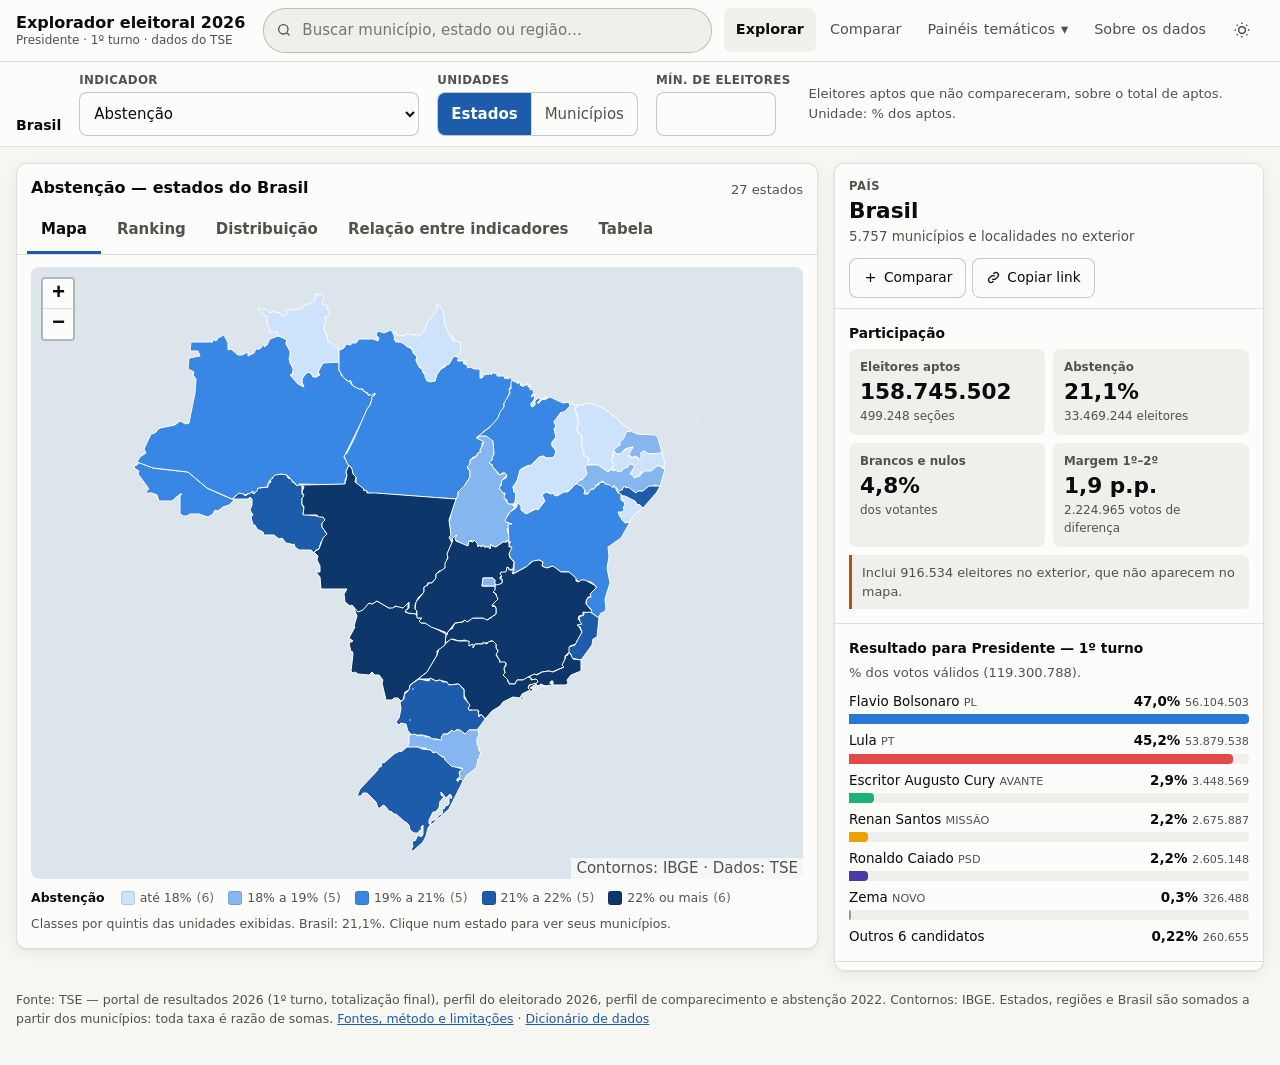
<file: index.html>
<!DOCTYPE html>
<html lang="pt-BR">
<head>
<meta charset="utf-8">
<link rel="icon" href="favicon.svg" type="image/svg+xml">
<meta name="viewport" content="width=device-width,initial-scale=1">
<title>Explorador eleitoral 2026</title>
<meta name="description" content="Eleição presidencial 2026, 1º turno: participação, resultado e perfil do eleitorado por município, estado e região. Dados do TSE.">
<meta name="color-scheme" content="light dark">
<link rel="stylesheet" href="assets/vendor/leaflet/leaflet.css">
<link rel="stylesheet" href="assets/app.css">
<script>try{var t=localStorage.getItem('tema');if(t==='light'||t==='dark')document.documentElement.setAttribute('data-theme',t)}catch(e){}</script>
</head>
<body>
<a class="pular" href="#conteudo">Pular para o conteúdo</a>

<header class="topo">
 <a class="marca" href="#/explorar"><b>Explorador eleitoral 2026</b><span>Presidente · 1º turno · dados do TSE</span></a>
 <div class="busca" role="search">
  <svg viewBox="0 0 24 24" aria-hidden="true"><circle cx="11" cy="11" r="7"/><path d="m20 20-3.5-3.5"/></svg>
  <label class="sr" for="q">Buscar município, estado ou região</label>
  <input id="q" type="search" autocomplete="off" spellcheck="false"
   placeholder="Buscar município, estado ou região…"
   role="combobox" aria-expanded="false" aria-controls="q-lista" aria-autocomplete="list">
  <ul id="q-lista" class="sugestoes" role="listbox" aria-label="Sugestões" hidden></ul>
 </div>
 <nav class="menu" aria-label="Seções">
  <a href="#/explorar" data-rota="explorar">Explorar</a>
  <a href="#/comparar" data-rota="comparar">Comparar <span class="contador" id="n-cmp"></span></a>
  <div class="drop">
   <button class="lnk" id="b-paineis" aria-expanded="false" aria-controls="paineis">Painéis<span class="longo"> temáticos</span> ▾</button>
   <div class="drop-painel" id="paineis" hidden>
    <a href="perfis.html">Abstenção por perfil<small>Taxa de abstenção de cada faixa etária, escolaridade, gênero (2022)</small></a>
    <a href="mudanca.html">Margem e votos em jogo<small>Disputa apertada × eleitorado × composição</small></a>
    <a href="abstencao.html">Abstenção e público-alvo<small>Abstenção 2026 × densidade de um perfil</small></a>
    <a href="rio.html">Rio de Janeiro por seção<small>Bairro → zona → 12.809 seções</small></a>
    <a href="indicadores.html">Todos os indicadores<small>Cada coluna da base como cor e filtro</small></a>
    <a href="relatorios/conjuntura-01/quem-nao-escolheu-conjuntura-01.pdf">Boletim nº 01 — Quem não escolheu<small>Perfil da abstenção, brancos e nulos (PDF)</small></a>
    <a href="dashboard.html">Dashboard clássico<small>Versão anterior do painel de entrada</small></a>
   </div>
  </div>
  <a href="#/sobre" data-rota="sobre">Sobre<span class="longo"> os dados</span></a>
  <button class="lnk tema" id="b-tema" aria-label="Tema: automático">
   <svg viewBox="0 0 24 24" aria-hidden="true"><circle cx="12" cy="12" r="4.5"/><path d="M12 2v2M12 20v2M4.9 4.9l1.4 1.4M17.7 17.7l1.4 1.4M2 12h2M20 12h2M4.9 19.1l1.4-1.4M17.7 6.3l1.4-1.4"/></svg>
  </button>
 </nav>
</header>

<div id="app">
 <p class="carregando" id="carregando">Carregando dados do TSE…</p>
</div>

<div id="dica" role="tooltip" hidden></div>
<div id="toast" role="status" hidden></div>
<div id="anuncio" class="sr" role="status" aria-live="polite"></div>

<footer class="rodape">
 Fonte: TSE — portal de resultados 2026 (1º turno, totalização final), perfil do eleitorado 2026,
 perfil de comparecimento e abstenção 2022. Contornos: IBGE.
 Estados, regiões e Brasil são somados a partir dos municípios: toda taxa é razão de somas.
 <a href="#/sobre">Fontes, método e limitações</a> · <a href="DICIONARIO.html">Dicionário de dados</a>
</footer>

<script src="assets/vendor/leaflet/leaflet.js"></script>
<script src="assets/app.js"></script>
</body>
</html>
</file>
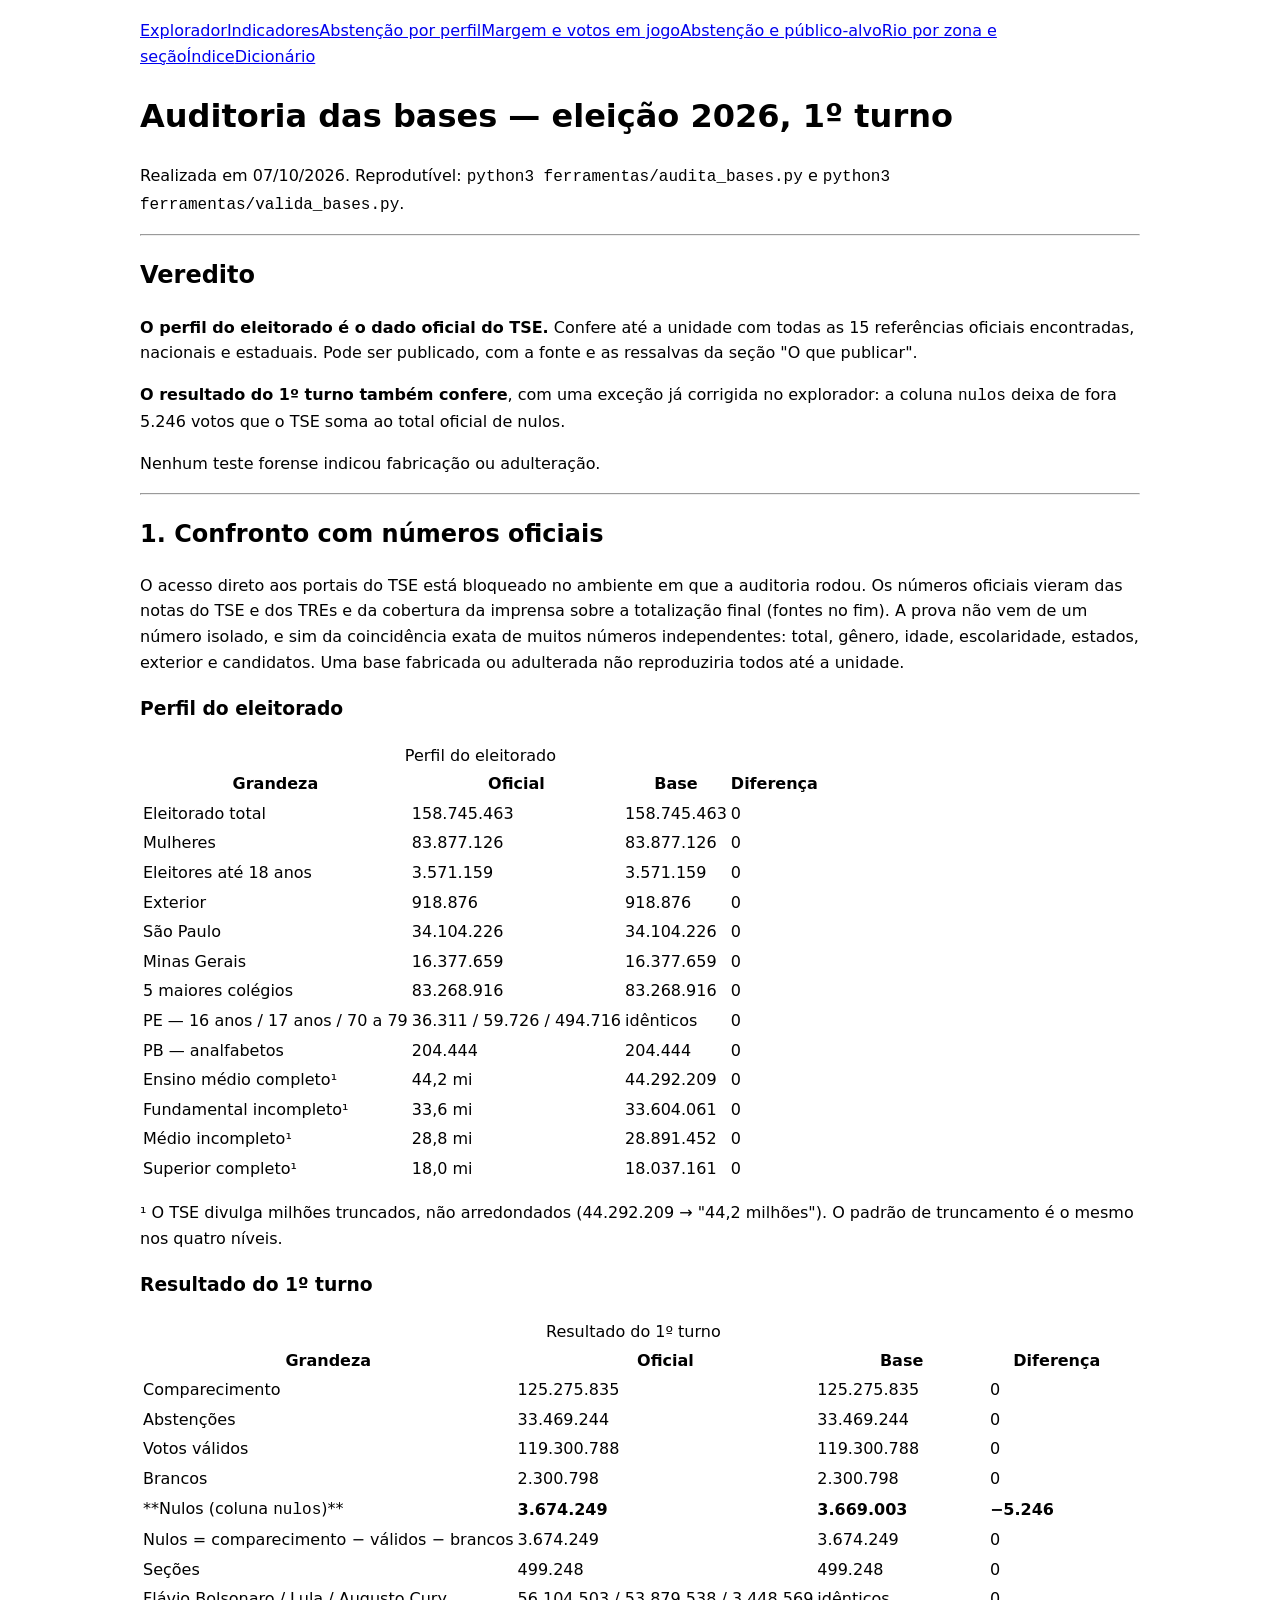
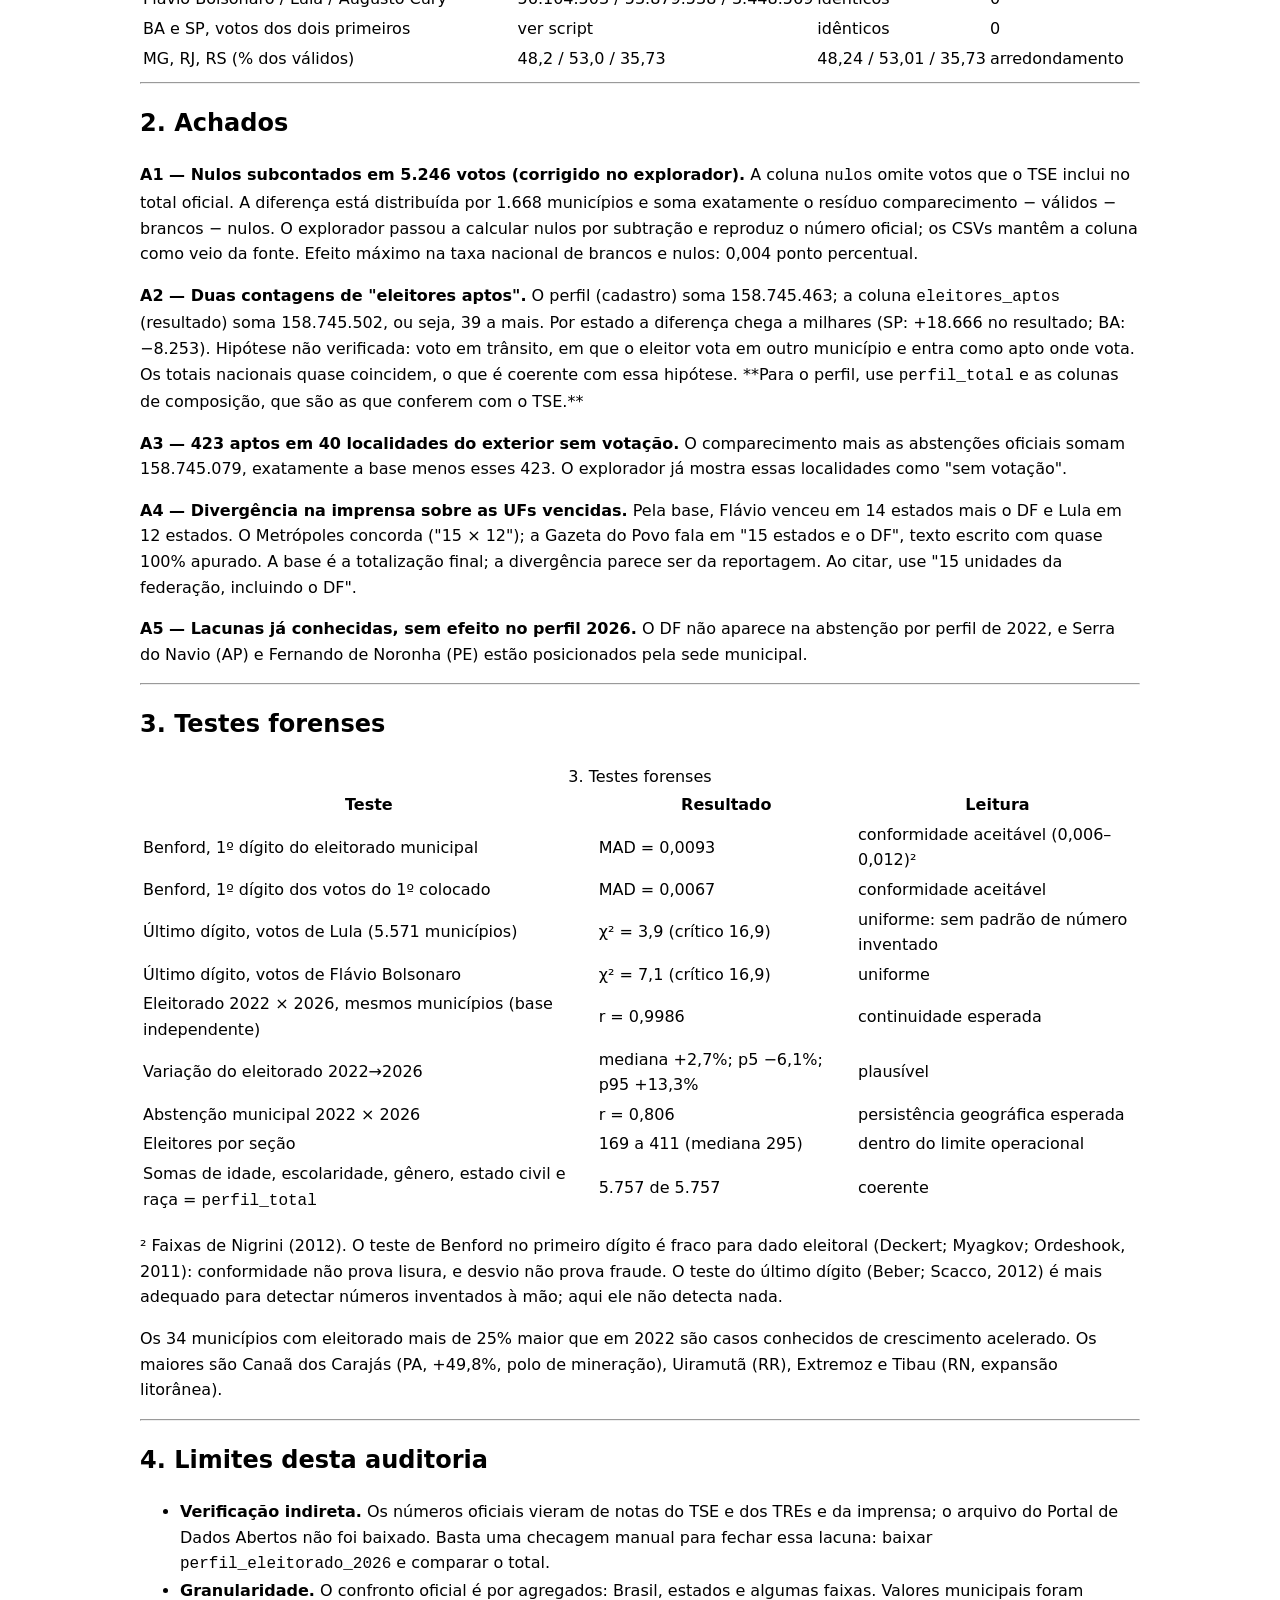
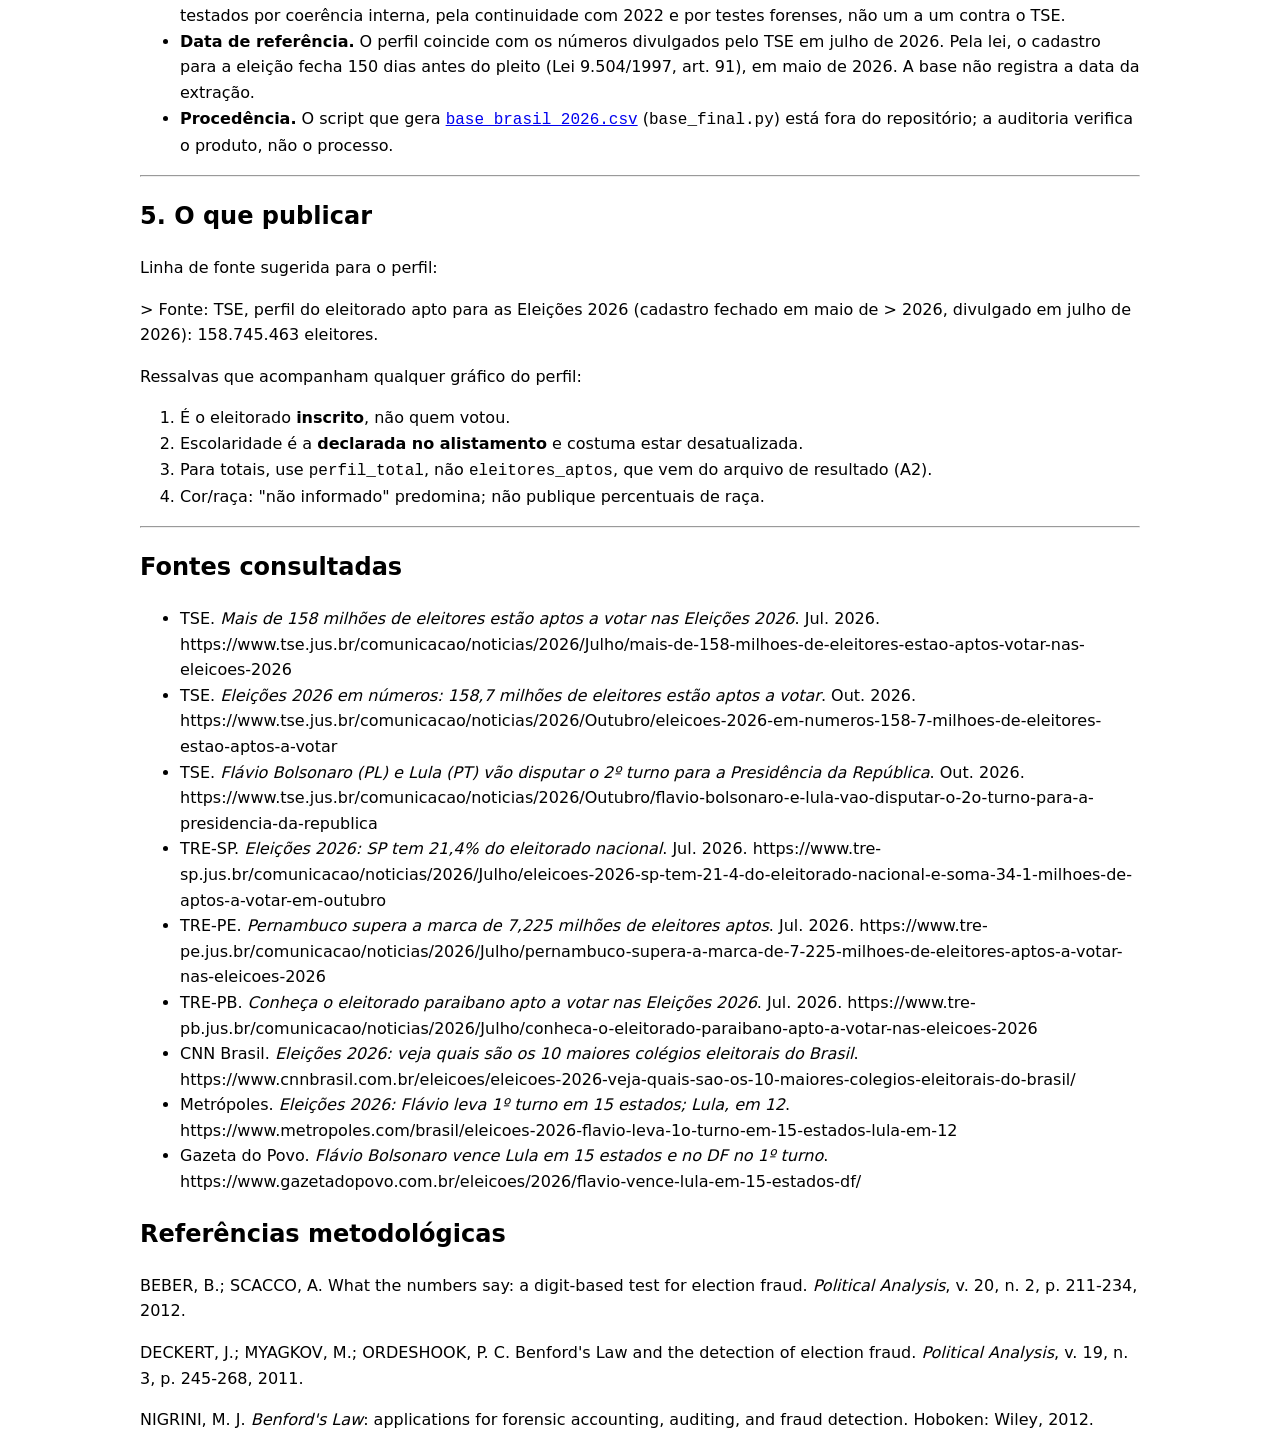
<file: AUDITORIA.html>
<!DOCTYPE html><html lang="pt-BR"><head><meta charset="utf-8">
<meta name="viewport" content="width=device-width,initial-scale=1">
<link rel="icon" href="favicon.svg" type="image/svg+xml">
<title>Auditoria das bases — eleição 2026, 1º turno</title><style>body{font:1rem/1.6 system-ui,sans-serif;max-width:1000px;margin:0 auto;padding:18px}pre{background:#eef2f7;padding:10px 12px;border-radius:6px;overflow:auto}pre code{background:none;padding:0}
.pular:focus{top:0}</style></head><body>
<a class="pular" href="#conteudo" style="position:absolute;left:8px;top:-64px;background:#1d4ed8;color:#fff;padding:12px 18px;border-radius:0 0 8px 8px;text-decoration:none;font-weight:600">Pular para o conteúdo</a>
<main id="conteudo"><div class="wrap"><header><nav class="nav" aria-label="Painéis disponíveis"><a href="index.html">Explorador</a><a href="indicadores.html">Indicadores</a><a href="perfis.html">Abstenção por perfil</a><a href="mudanca.html">Margem e votos em jogo</a><a href="abstencao.html">Abstenção e público-alvo</a><a href="rio.html">Rio por zona e seção</a><a href="LEIA-ME.html">Índice</a><a href="DICIONARIO.html">Dicionário</a></nav></header>
<h1>Auditoria das bases — eleição 2026, 1º turno</h1>
<p>Realizada em 07/10/2026. Reprodutível: <code>python3 ferramentas/audita_bases.py</code> e <code>python3 ferramentas/valida_bases.py</code>.</p>
<hr>
<h2>Veredito</h2>
<p><b>O perfil do eleitorado é o dado oficial do TSE.</b> Confere até a unidade com todas as 15 referências oficiais encontradas, nacionais e estaduais. Pode ser publicado, com a fonte e as ressalvas da seção "O que publicar".</p>
<p><b>O resultado do 1º turno também confere</b>, com uma exceção já corrigida no explorador: a coluna <code>nulos</code> deixa de fora 5.246 votos que o TSE soma ao total oficial de nulos.</p>
<p>Nenhum teste forense indicou fabricação ou adulteração.</p>
<hr>
<h2>1. Confronto com números oficiais</h2>
<p>O acesso direto aos portais do TSE está bloqueado no ambiente em que a auditoria rodou. Os números oficiais vieram das notas do TSE e dos TREs e da cobertura da imprensa sobre a totalização final (fontes no fim). A prova não vem de um número isolado, e sim da coincidência exata de muitos números independentes: total, gênero, idade, escolaridade, estados, exterior e candidatos. Uma base fabricada ou adulterada não reproduziria todos até a unidade.</p>
<h3>Perfil do eleitorado</h3>
<table><caption>Perfil do eleitorado</caption>
<tr><th scope="col">Grandeza</th><th scope="col">Oficial</th><th scope="col">Base</th><th scope="col">Diferença</th></tr>
<tr><td>Eleitorado total</td><td>158.745.463</td><td>158.745.463</td><td>0</td></tr>
<tr><td>Mulheres</td><td>83.877.126</td><td>83.877.126</td><td>0</td></tr>
<tr><td>Eleitores até 18 anos</td><td>3.571.159</td><td>3.571.159</td><td>0</td></tr>
<tr><td>Exterior</td><td>918.876</td><td>918.876</td><td>0</td></tr>
<tr><td>São Paulo</td><td>34.104.226</td><td>34.104.226</td><td>0</td></tr>
<tr><td>Minas Gerais</td><td>16.377.659</td><td>16.377.659</td><td>0</td></tr>
<tr><td>5 maiores colégios</td><td>83.268.916</td><td>83.268.916</td><td>0</td></tr>
<tr><td>PE — 16 anos / 17 anos / 70 a 79</td><td>36.311 / 59.726 / 494.716</td><td>idênticos</td><td>0</td></tr>
<tr><td>PB — analfabetos</td><td>204.444</td><td>204.444</td><td>0</td></tr>
<tr><td>Ensino médio completo¹</td><td>44,2 mi</td><td>44.292.209</td><td>0</td></tr>
<tr><td>Fundamental incompleto¹</td><td>33,6 mi</td><td>33.604.061</td><td>0</td></tr>
<tr><td>Médio incompleto¹</td><td>28,8 mi</td><td>28.891.452</td><td>0</td></tr>
<tr><td>Superior completo¹</td><td>18,0 mi</td><td>18.037.161</td><td>0</td></tr>
</table>
<p>¹ O TSE divulga milhões truncados, não arredondados (44.292.209 → "44,2 milhões"). O padrão de truncamento é o mesmo nos quatro níveis.</p>
<h3>Resultado do 1º turno</h3>
<table><caption>Resultado do 1º turno</caption>
<tr><th scope="col">Grandeza</th><th scope="col">Oficial</th><th scope="col">Base</th><th scope="col">Diferença</th></tr>
<tr><td>Comparecimento</td><td>125.275.835</td><td>125.275.835</td><td>0</td></tr>
<tr><td>Abstenções</td><td>33.469.244</td><td>33.469.244</td><td>0</td></tr>
<tr><td>Votos válidos</td><td>119.300.788</td><td>119.300.788</td><td>0</td></tr>
<tr><td>Brancos</td><td>2.300.798</td><td>2.300.798</td><td>0</td></tr>
<tr><td>**Nulos (coluna <code>nulos</code>)**</td><td><b>3.674.249</b></td><td><b>3.669.003</b></td><td><b>−5.246</b></td></tr>
<tr><td>Nulos = comparecimento − válidos − brancos</td><td>3.674.249</td><td>3.674.249</td><td>0</td></tr>
<tr><td>Seções</td><td>499.248</td><td>499.248</td><td>0</td></tr>
<tr><td>Flávio Bolsonaro / Lula / Augusto Cury</td><td>56.104.503 / 53.879.538 / 3.448.569</td><td>idênticos</td><td>0</td></tr>
<tr><td>BA e SP, votos dos dois primeiros</td><td>ver script</td><td>idênticos</td><td>0</td></tr>
<tr><td>MG, RJ, RS (% dos válidos)</td><td>48,2 / 53,0 / 35,73</td><td>48,24 / 53,01 / 35,73</td><td>arredondamento</td></tr>
</table>
<hr>
<h2>2. Achados</h2>
<p><b>A1 — Nulos subcontados em 5.246 votos (corrigido no explorador).</b> A coluna <code>nulos</code> omite votos que o TSE inclui no total oficial. A diferença está distribuída por 1.668 municípios e soma exatamente o resíduo comparecimento − válidos − brancos − nulos. O explorador passou a calcular nulos por subtração e reproduz o número oficial; os CSVs mantêm a coluna como veio da fonte. Efeito máximo na taxa nacional de brancos e nulos: 0,004 ponto percentual.</p>
<p><b>A2 — Duas contagens de "eleitores aptos".</b> O perfil (cadastro) soma 158.745.463; a coluna <code>eleitores_aptos</code> (resultado) soma 158.745.502, ou seja, 39 a mais. Por estado a diferença chega a milhares (SP: +18.666 no resultado; BA: −8.253). Hipótese não verificada: voto em trânsito, em que o eleitor vota em outro município e entra como apto onde vota. Os totais nacionais quase coincidem, o que é coerente com essa hipótese. **Para o perfil, use <code>perfil_total</code> e as colunas de composição, que são as que conferem com o TSE.**</p>
<p><b>A3 — 423 aptos em 40 localidades do exterior sem votação.</b> O comparecimento mais as abstenções oficiais somam 158.745.079, exatamente a base menos esses 423. O explorador já mostra essas localidades como "sem votação".</p>
<p><b>A4 — Divergência na imprensa sobre as UFs vencidas.</b> Pela base, Flávio venceu em 14 estados mais o DF e Lula em 12 estados. O Metrópoles concorda ("15 × 12"); a Gazeta do Povo fala em "15 estados e o DF", texto escrito com quase 100% apurado. A base é a totalização final; a divergência parece ser da reportagem. Ao citar, use "15 unidades da federação, incluindo o DF".</p>
<p><b>A5 — Lacunas já conhecidas, sem efeito no perfil 2026.</b> O DF não aparece na abstenção por perfil de 2022, e Serra do Navio (AP) e Fernando de Noronha (PE) estão posicionados pela sede municipal.</p>
<hr>
<h2>3. Testes forenses</h2>
<table><caption>3. Testes forenses</caption>
<tr><th scope="col">Teste</th><th scope="col">Resultado</th><th scope="col">Leitura</th></tr>
<tr><td>Benford, 1º dígito do eleitorado municipal</td><td>MAD = 0,0093</td><td>conformidade aceitável (0,006–0,012)²</td></tr>
<tr><td>Benford, 1º dígito dos votos do 1º colocado</td><td>MAD = 0,0067</td><td>conformidade aceitável</td></tr>
<tr><td>Último dígito, votos de Lula (5.571 municípios)</td><td>χ² = 3,9 (crítico 16,9)</td><td>uniforme: sem padrão de número inventado</td></tr>
<tr><td>Último dígito, votos de Flávio Bolsonaro</td><td>χ² = 7,1 (crítico 16,9)</td><td>uniforme</td></tr>
<tr><td>Eleitorado 2022 × 2026, mesmos municípios (base independente)</td><td>r = 0,9986</td><td>continuidade esperada</td></tr>
<tr><td>Variação do eleitorado 2022→2026</td><td>mediana +2,7%; p5 −6,1%; p95 +13,3%</td><td>plausível</td></tr>
<tr><td>Abstenção municipal 2022 × 2026</td><td>r = 0,806</td><td>persistência geográfica esperada</td></tr>
<tr><td>Eleitores por seção</td><td>169 a 411 (mediana 295)</td><td>dentro do limite operacional</td></tr>
<tr><td>Somas de idade, escolaridade, gênero, estado civil e raça = <code>perfil_total</code></td><td>5.757 de 5.757</td><td>coerente</td></tr>
</table>
<p>² Faixas de Nigrini (2012). O teste de Benford no primeiro dígito é fraco para dado eleitoral (Deckert; Myagkov; Ordeshook, 2011): conformidade não prova lisura, e desvio não prova fraude. O teste do último dígito (Beber; Scacco, 2012) é mais adequado para detectar números inventados à mão; aqui ele não detecta nada.</p>
<p>Os 34 municípios com eleitorado mais de 25% maior que em 2022 são casos conhecidos de crescimento acelerado. Os maiores são Canaã dos Carajás (PA, +49,8%, polo de mineração), Uiramutã (RR), Extremoz e Tibau (RN, expansão litorânea).</p>
<hr>
<h2>4. Limites desta auditoria</h2>
<ul><li><b>Verificação indireta.</b> Os números oficiais vieram de notas do TSE e dos TREs e da imprensa; o arquivo do Portal de Dados Abertos não foi baixado. Basta uma checagem manual para fechar essa lacuna: baixar <code>perfil_eleitorado_2026</code> e comparar o total.</li><li><b>Granularidade.</b> O confronto oficial é por agregados: Brasil, estados e algumas faixas. Valores municipais foram testados por coerência interna, pela continuidade com 2022 e por testes forenses, não um a um contra o TSE.</li><li><b>Data de referência.</b> O perfil coincide com os números divulgados pelo TSE em julho de 2026. Pela lei, o cadastro para a eleição fecha 150 dias antes do pleito (Lei 9.504/1997, art. 91), em maio de 2026. A base não registra a data da extração.</li><li><b>Procedência.</b> O script que gera <a href="base_brasil_2026.csv"><code>base_brasil_2026.csv</code></a> (<code>base_final.py</code>) está fora do repositório; a auditoria verifica o produto, não o processo.</li></ul>
<hr>
<h2>5. O que publicar</h2>
<p>Linha de fonte sugerida para o perfil:</p>
<p>&gt; Fonte: TSE, perfil do eleitorado apto para as Eleições 2026 (cadastro fechado em maio de &gt; 2026, divulgado em julho de 2026): 158.745.463 eleitores.</p>
<p>Ressalvas que acompanham qualquer gráfico do perfil:</p>
<ol><li>É o eleitorado <b>inscrito</b>, não quem votou.</li><li>Escolaridade é a <b>declarada no alistamento</b> e costuma estar desatualizada.</li><li>Para totais, use <code>perfil_total</code>, não <code>eleitores_aptos</code>, que vem do arquivo de resultado (A2).</li><li>Cor/raça: "não informado" predomina; não publique percentuais de raça.</li></ol>
<hr>
<h2>Fontes consultadas</h2>
<ul><li>TSE. <i>Mais de 158 milhões de eleitores estão aptos a votar nas Eleições 2026</i>. Jul. 2026. https://www.tse.jus.br/comunicacao/noticias/2026/Julho/mais-de-158-milhoes-de-eleitores-estao-aptos-votar-nas-eleicoes-2026</li><li>TSE. <i>Eleições 2026 em números: 158,7 milhões de eleitores estão aptos a votar</i>. Out. 2026. https://www.tse.jus.br/comunicacao/noticias/2026/Outubro/eleicoes-2026-em-numeros-158-7-milhoes-de-eleitores-estao-aptos-a-votar</li><li>TSE. <i>Flávio Bolsonaro (PL) e Lula (PT) vão disputar o 2º turno para a Presidência da República</i>. Out. 2026. https://www.tse.jus.br/comunicacao/noticias/2026/Outubro/flavio-bolsonaro-e-lula-vao-disputar-o-2o-turno-para-a-presidencia-da-republica</li><li>TRE-SP. <i>Eleições 2026: SP tem 21,4% do eleitorado nacional</i>. Jul. 2026. https://www.tre-sp.jus.br/comunicacao/noticias/2026/Julho/eleicoes-2026-sp-tem-21-4-do-eleitorado-nacional-e-soma-34-1-milhoes-de-aptos-a-votar-em-outubro</li><li>TRE-PE. <i>Pernambuco supera a marca de 7,225 milhões de eleitores aptos</i>. Jul. 2026. https://www.tre-pe.jus.br/comunicacao/noticias/2026/Julho/pernambuco-supera-a-marca-de-7-225-milhoes-de-eleitores-aptos-a-votar-nas-eleicoes-2026</li><li>TRE-PB. <i>Conheça o eleitorado paraibano apto a votar nas Eleições 2026</i>. Jul. 2026. https://www.tre-pb.jus.br/comunicacao/noticias/2026/Julho/conheca-o-eleitorado-paraibano-apto-a-votar-nas-eleicoes-2026</li><li>CNN Brasil. <i>Eleições 2026: veja quais são os 10 maiores colégios eleitorais do Brasil</i>. https://www.cnnbrasil.com.br/eleicoes/eleicoes-2026-veja-quais-sao-os-10-maiores-colegios-eleitorais-do-brasil/</li><li>Metrópoles. <i>Eleições 2026: Flávio leva 1º turno em 15 estados; Lula, em 12</i>. https://www.metropoles.com/brasil/eleicoes-2026-flavio-leva-1o-turno-em-15-estados-lula-em-12</li><li>Gazeta do Povo. <i>Flávio Bolsonaro vence Lula em 15 estados e no DF no 1º turno</i>. https://www.gazetadopovo.com.br/eleicoes/2026/flavio-vence-lula-em-15-estados-df/</li></ul>
<h2>Referências metodológicas</h2>
<p>BEBER, B.; SCACCO, A. What the numbers say: a digit-based test for election fraud. <i>Political Analysis</i>, v. 20, n. 2, p. 211-234, 2012.</p>
<p>DECKERT, J.; MYAGKOV, M.; ORDESHOOK, P. C. Benford's Law and the detection of election fraud. <i>Political Analysis</i>, v. 19, n. 3, p. 245-268, 2011.</p>
<p>NIGRINI, M. J. <i>Benford's Law</i>: applications for forensic accounting, auditing, and fraud detection. Hoboken: Wiley, 2012.</p>
</div></main></body></html>
</file>
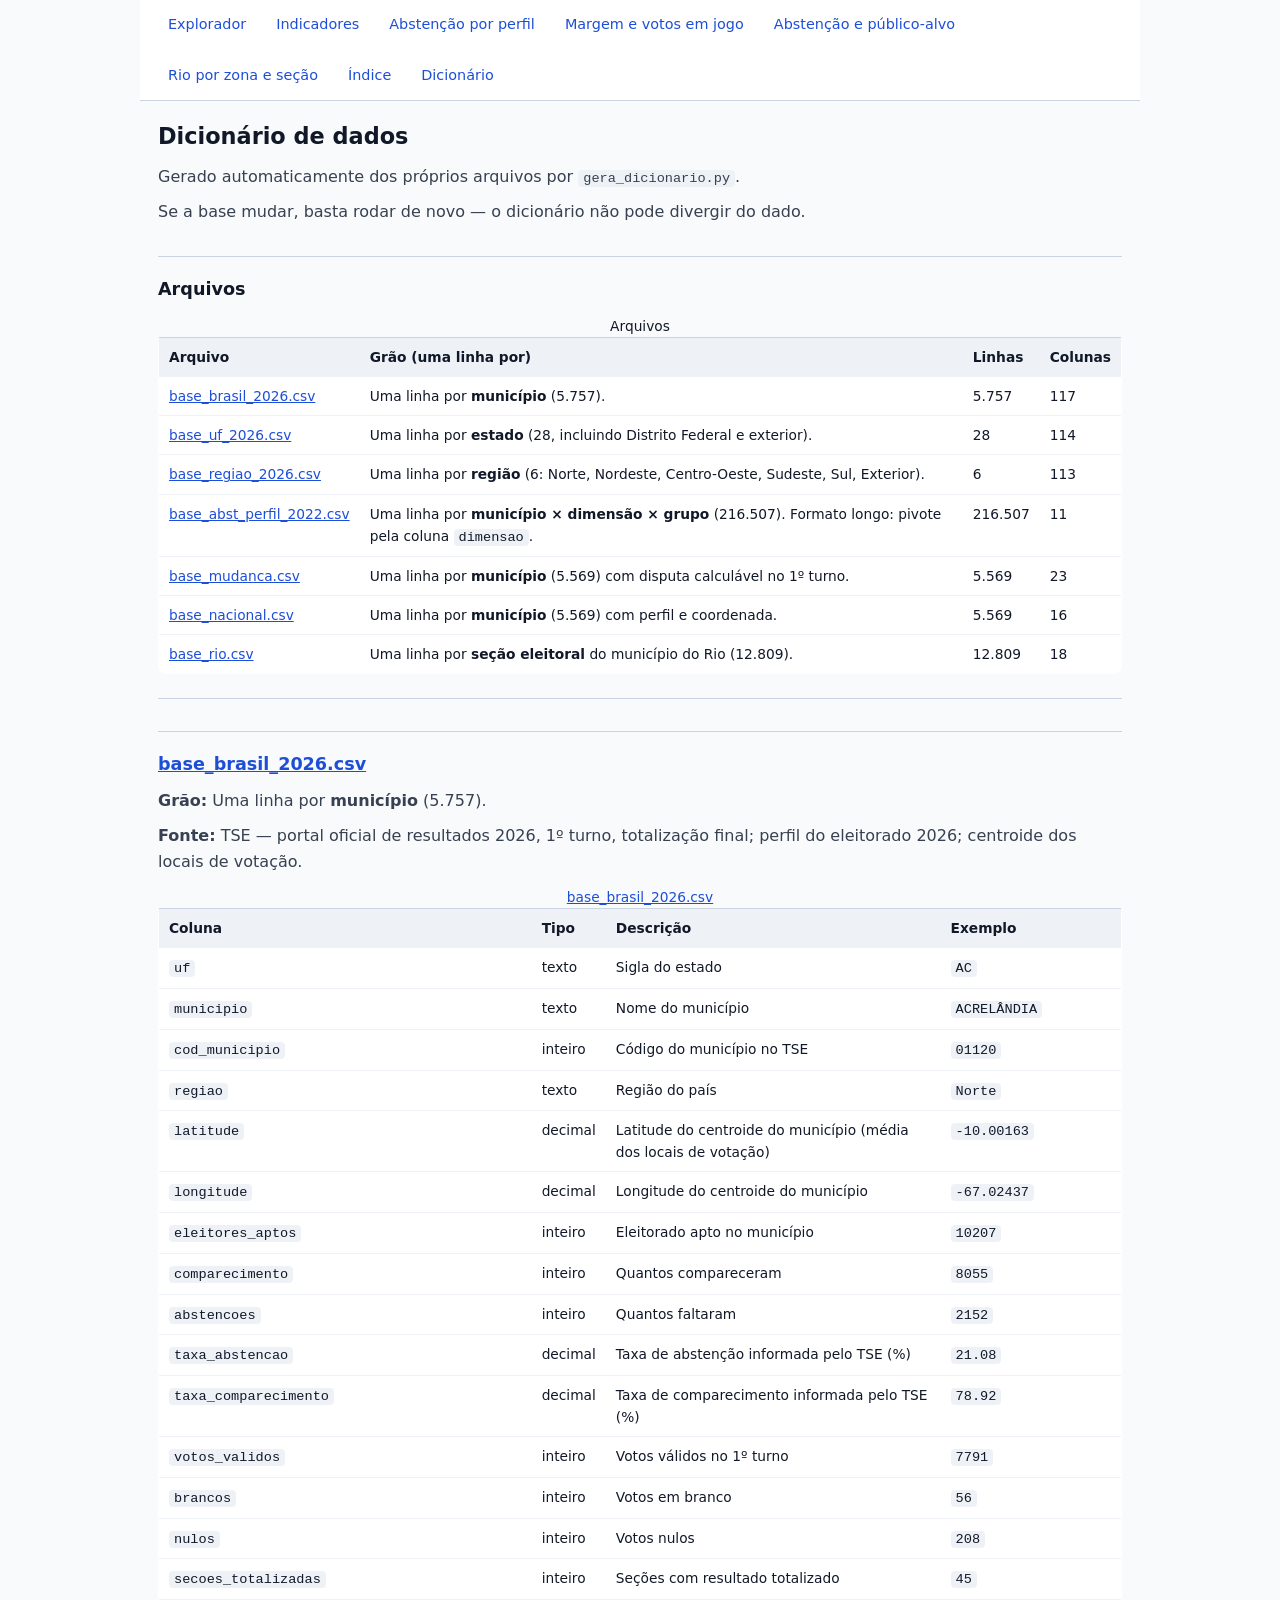
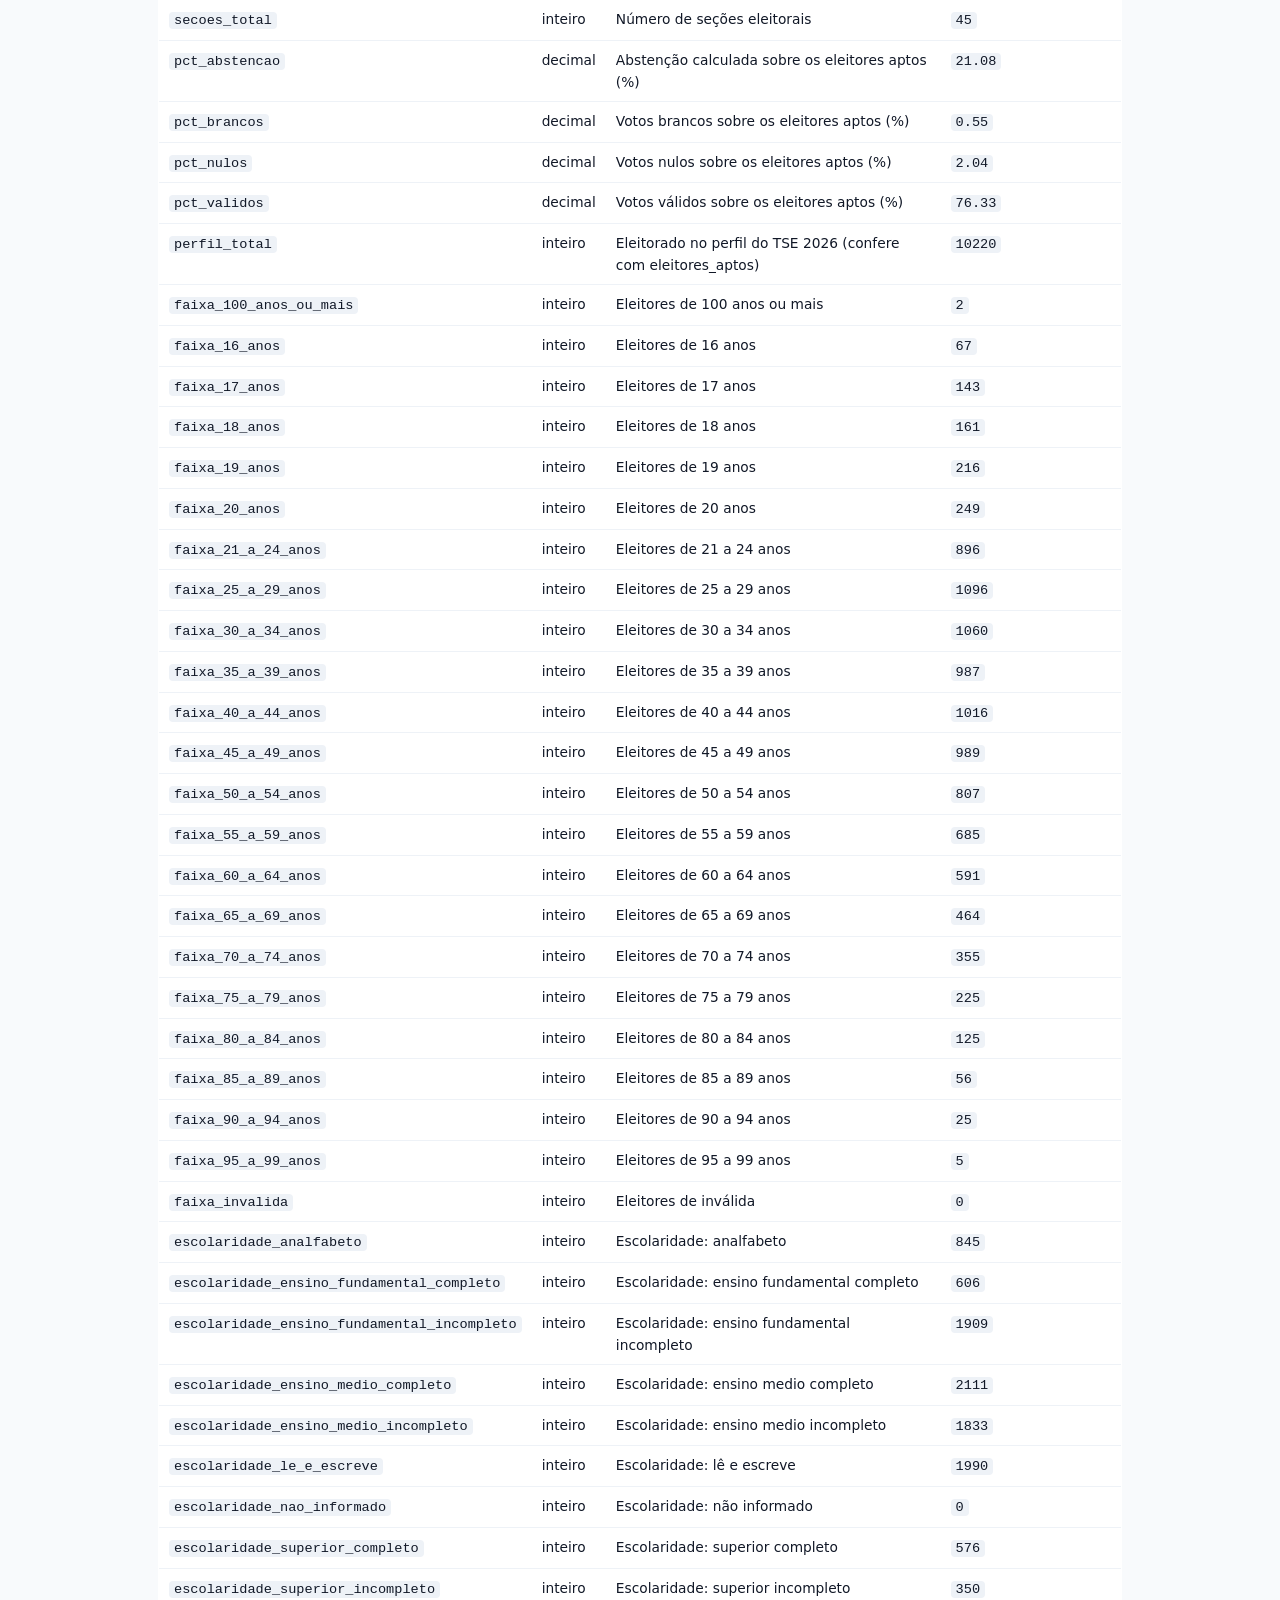
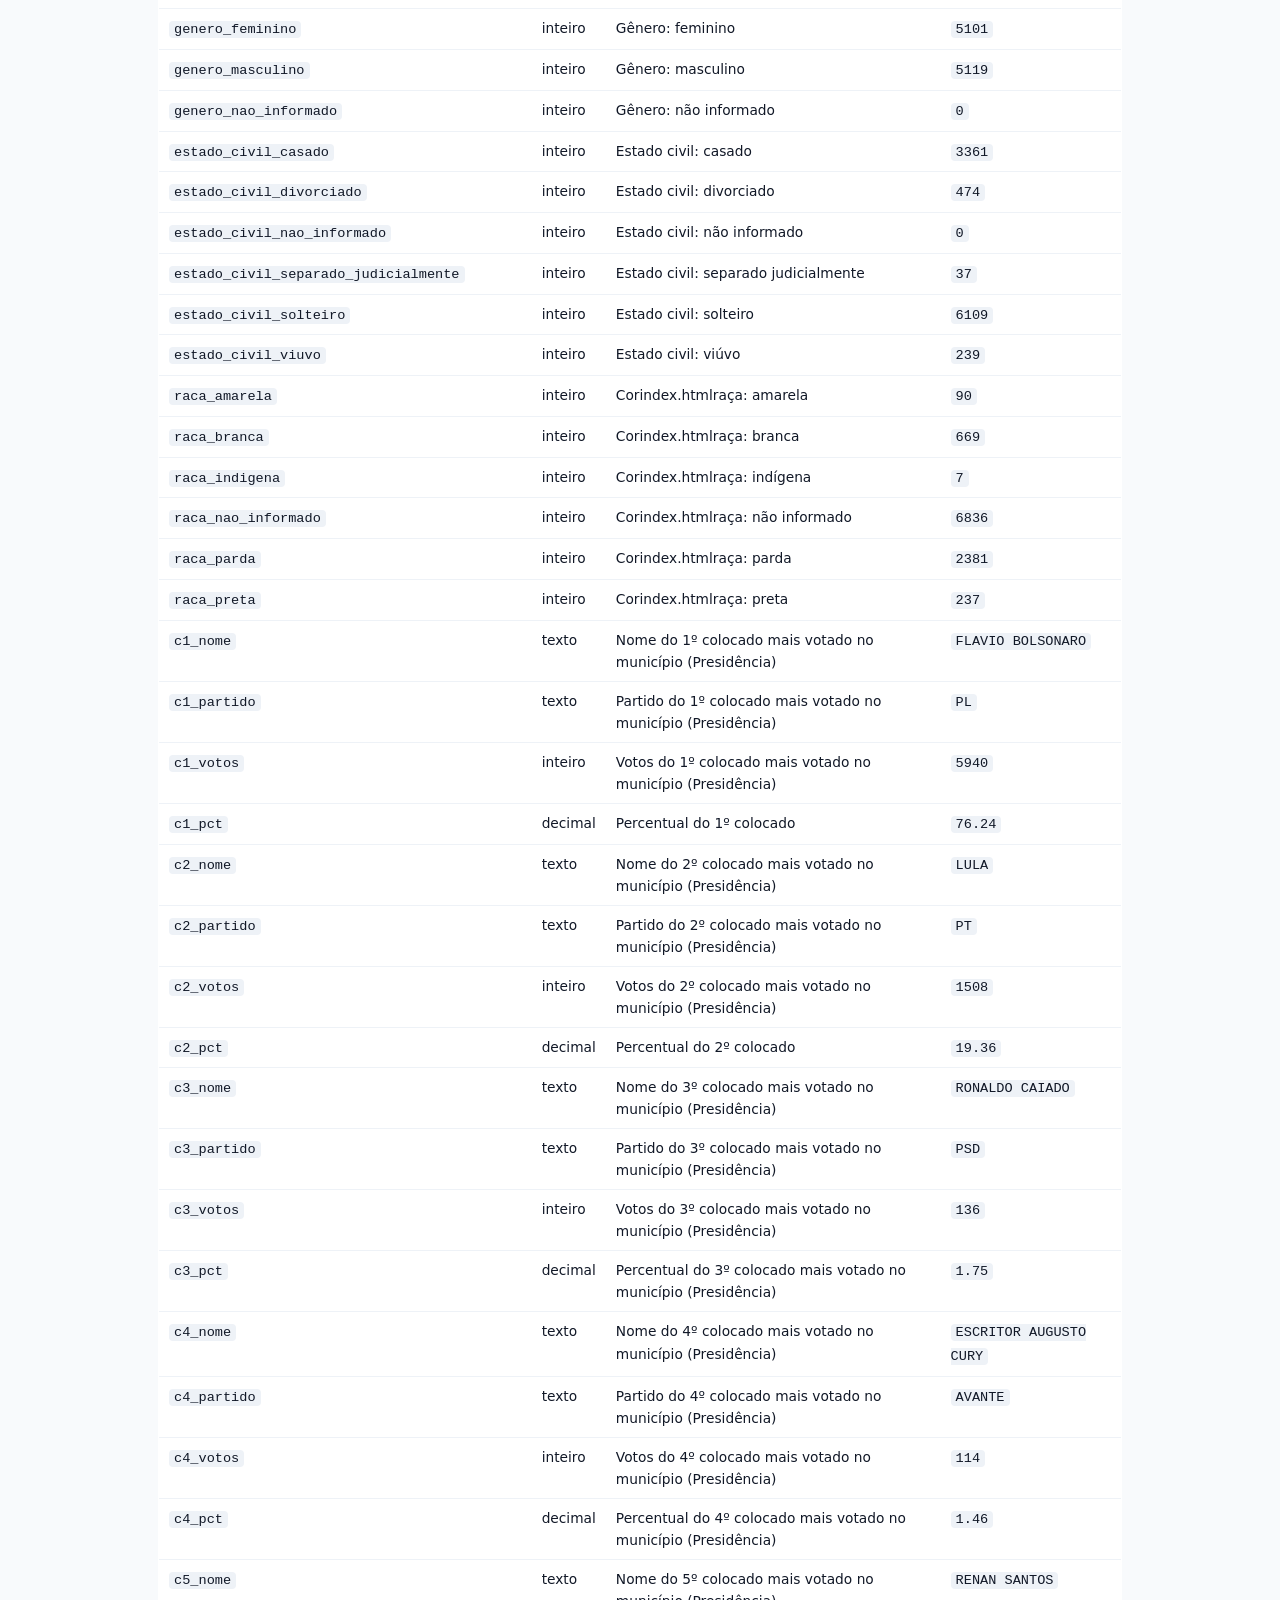
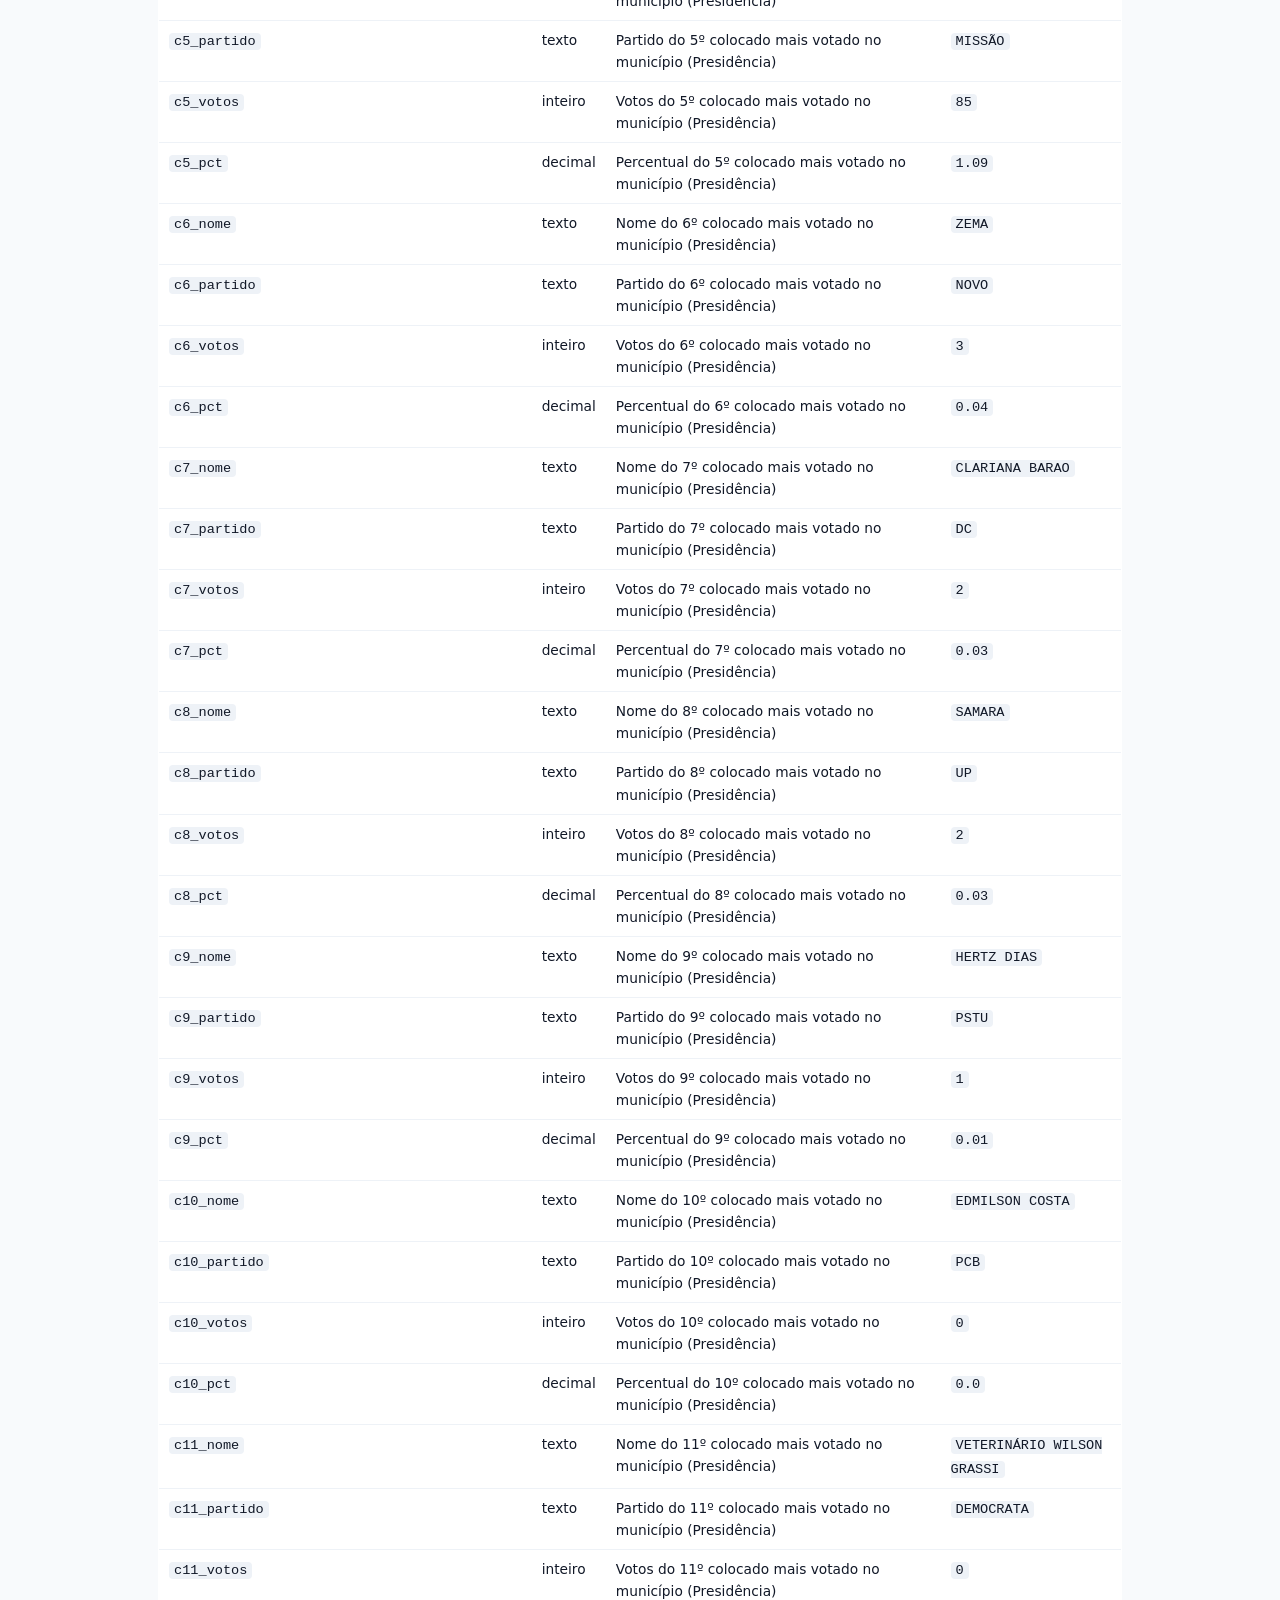
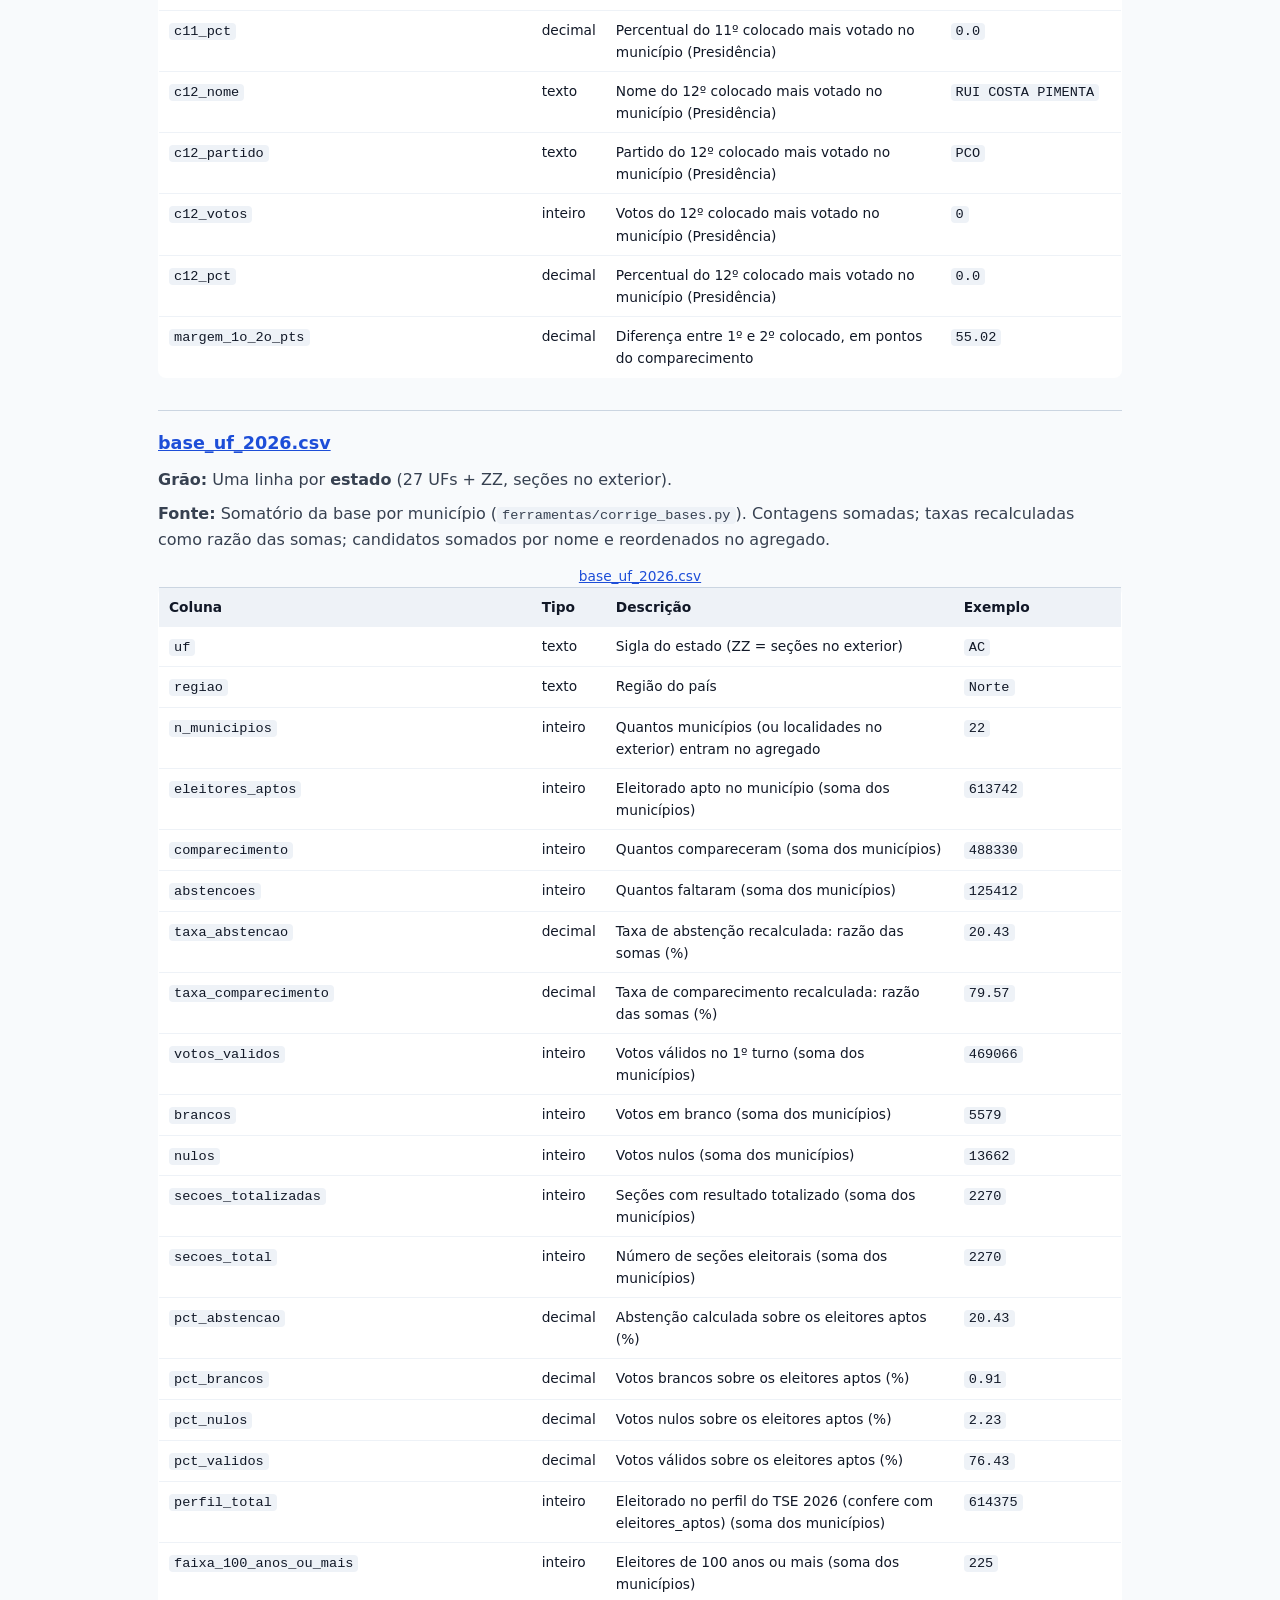
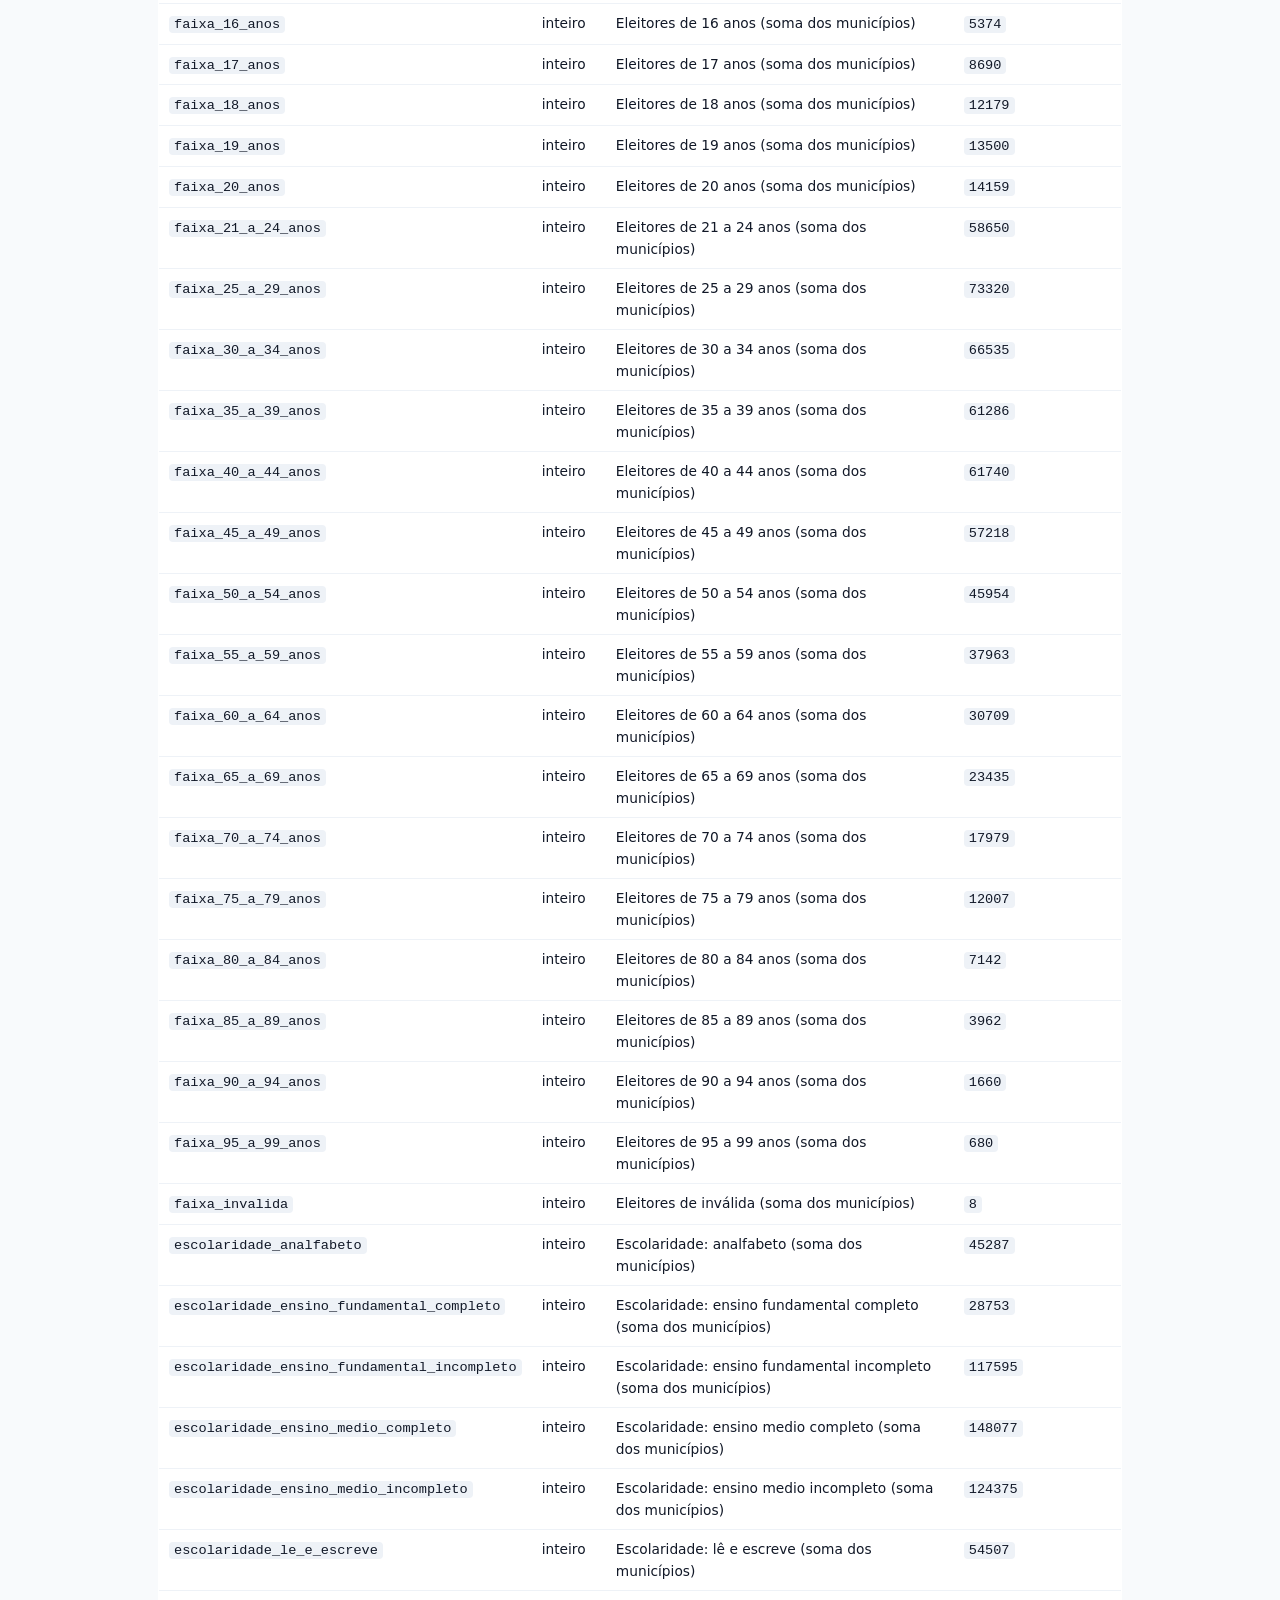
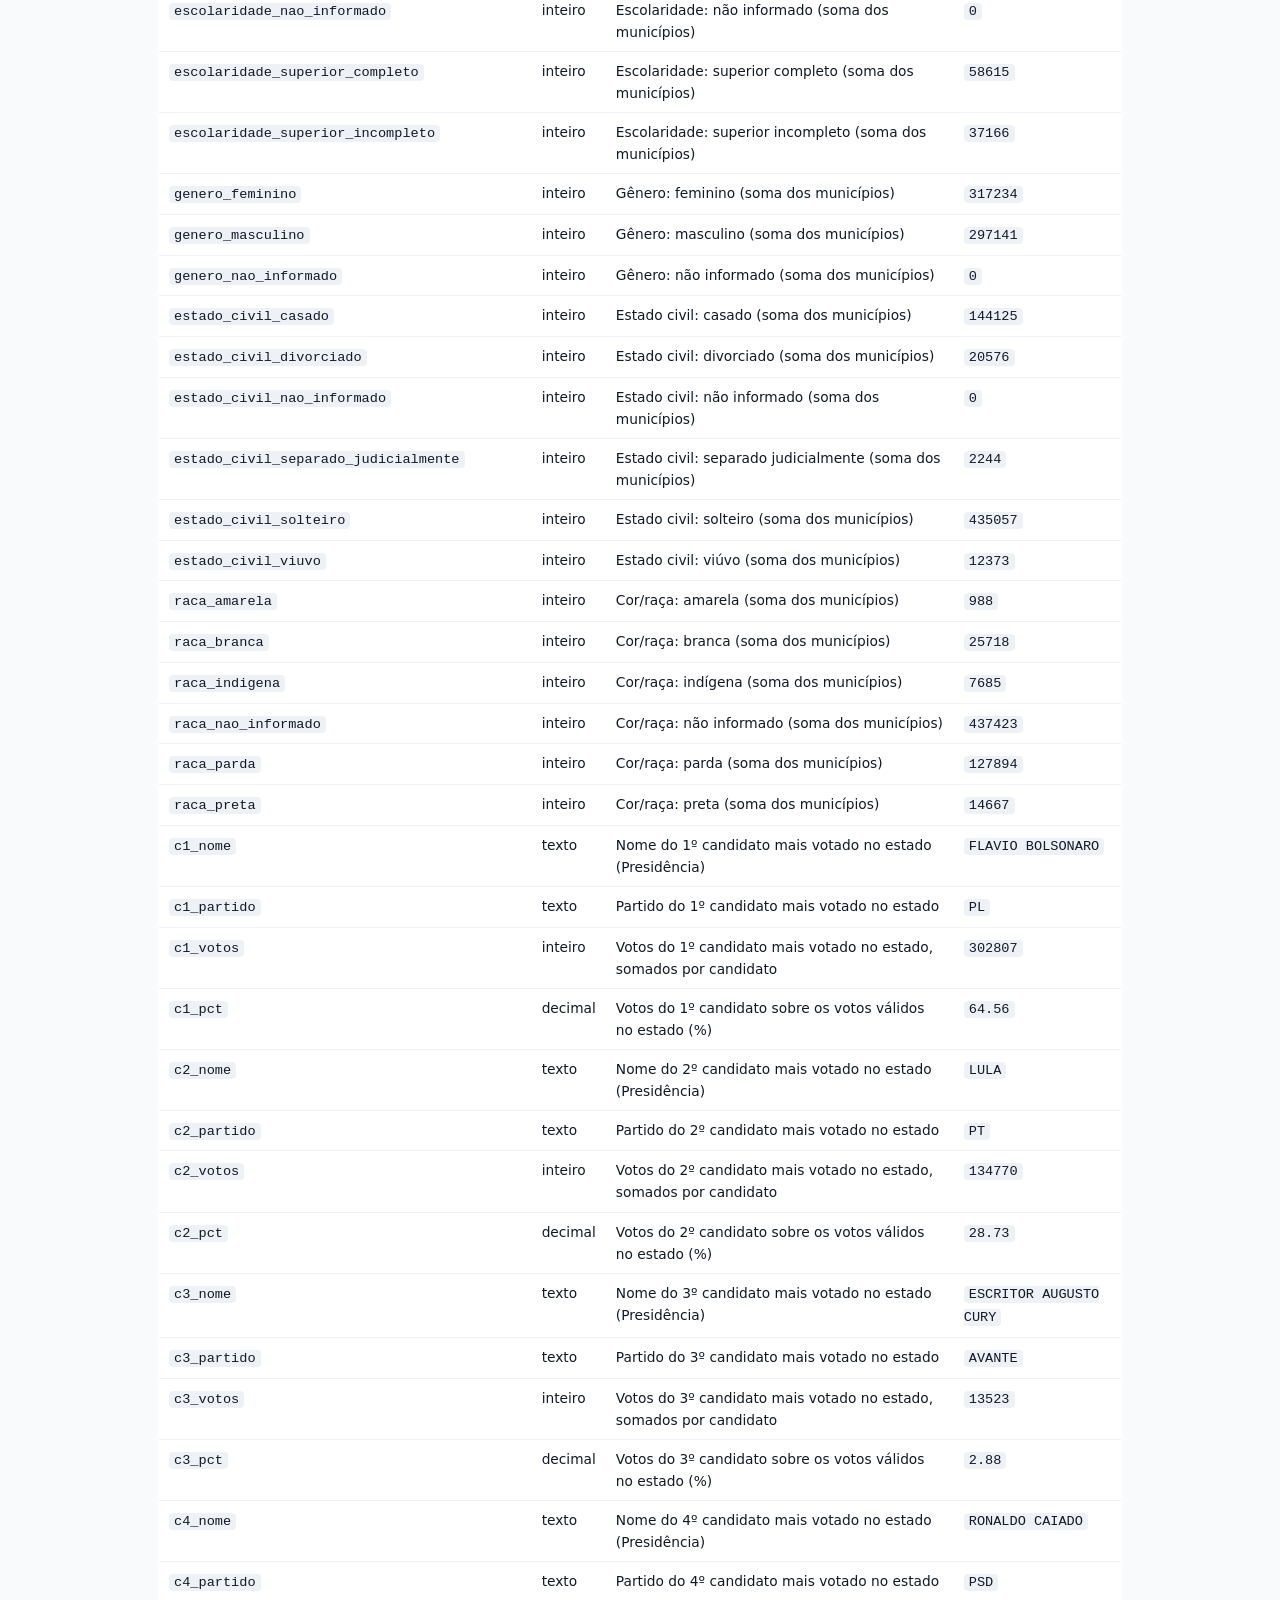
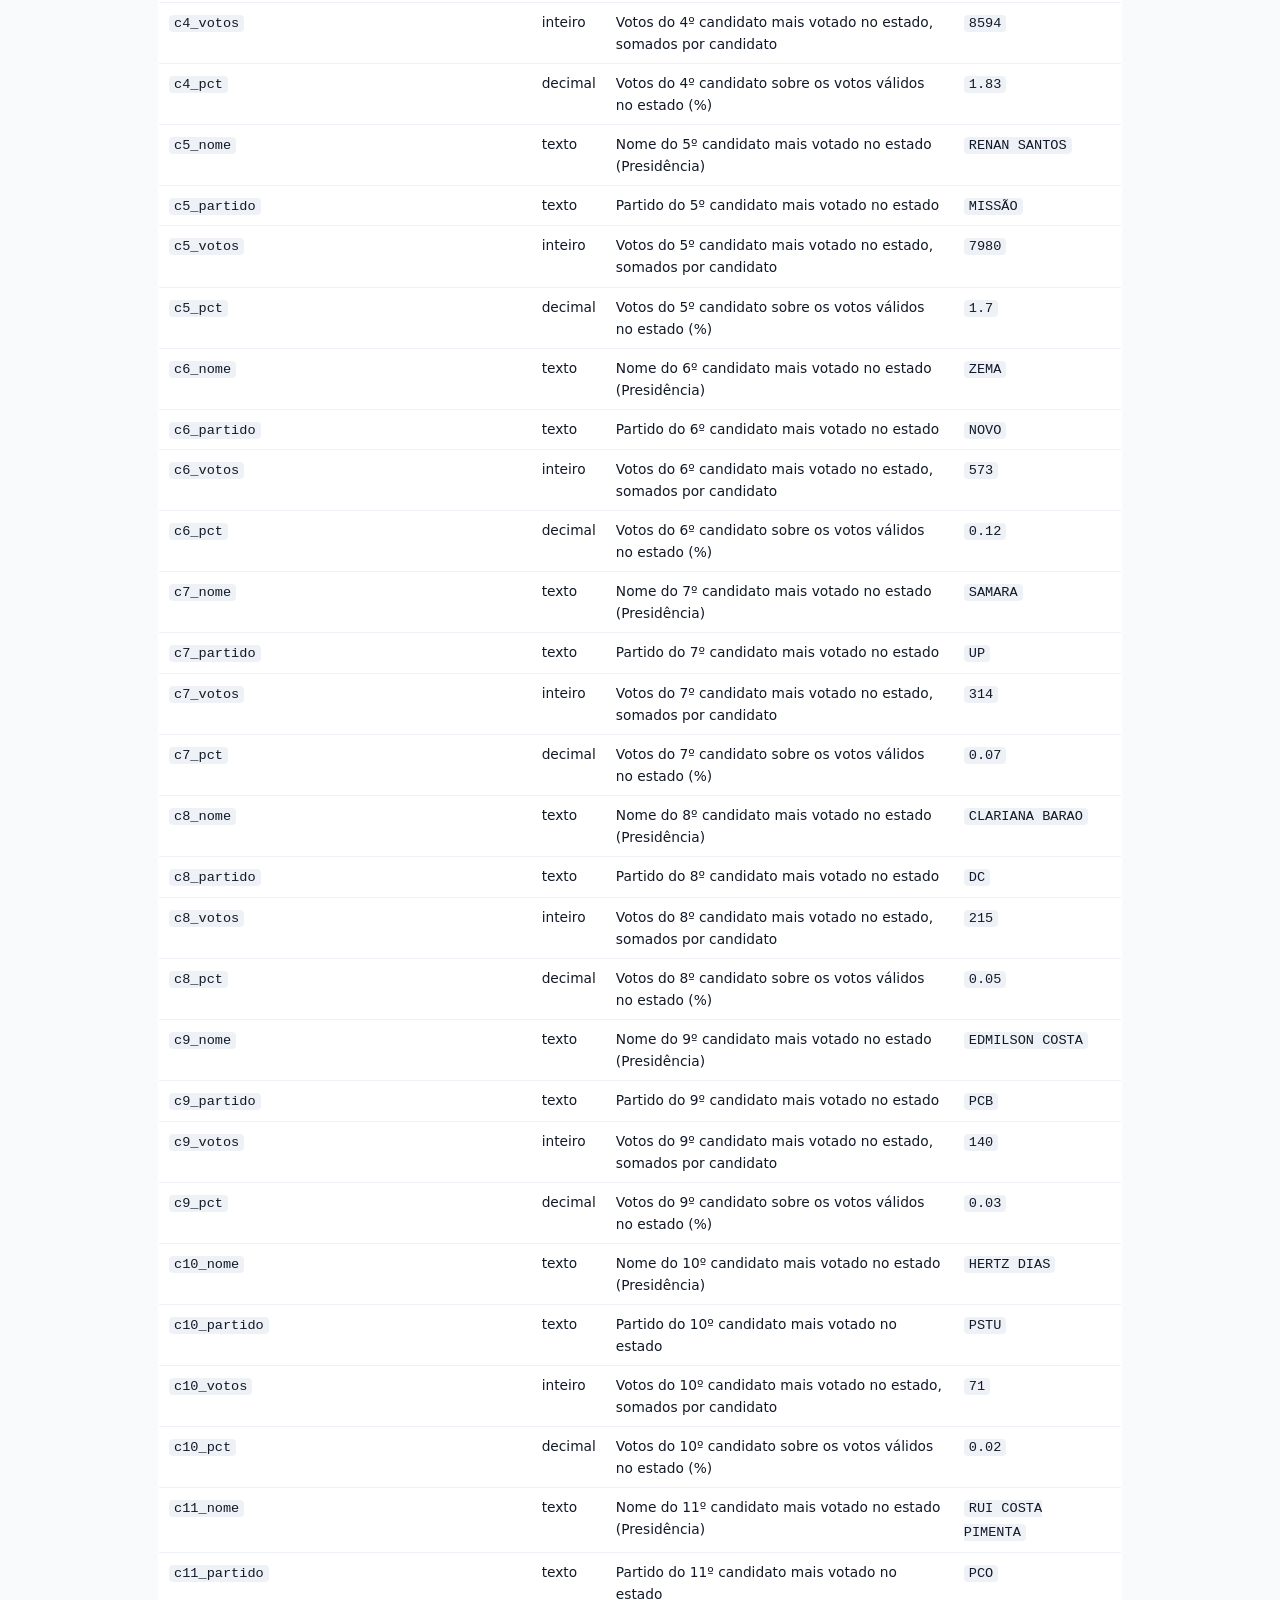
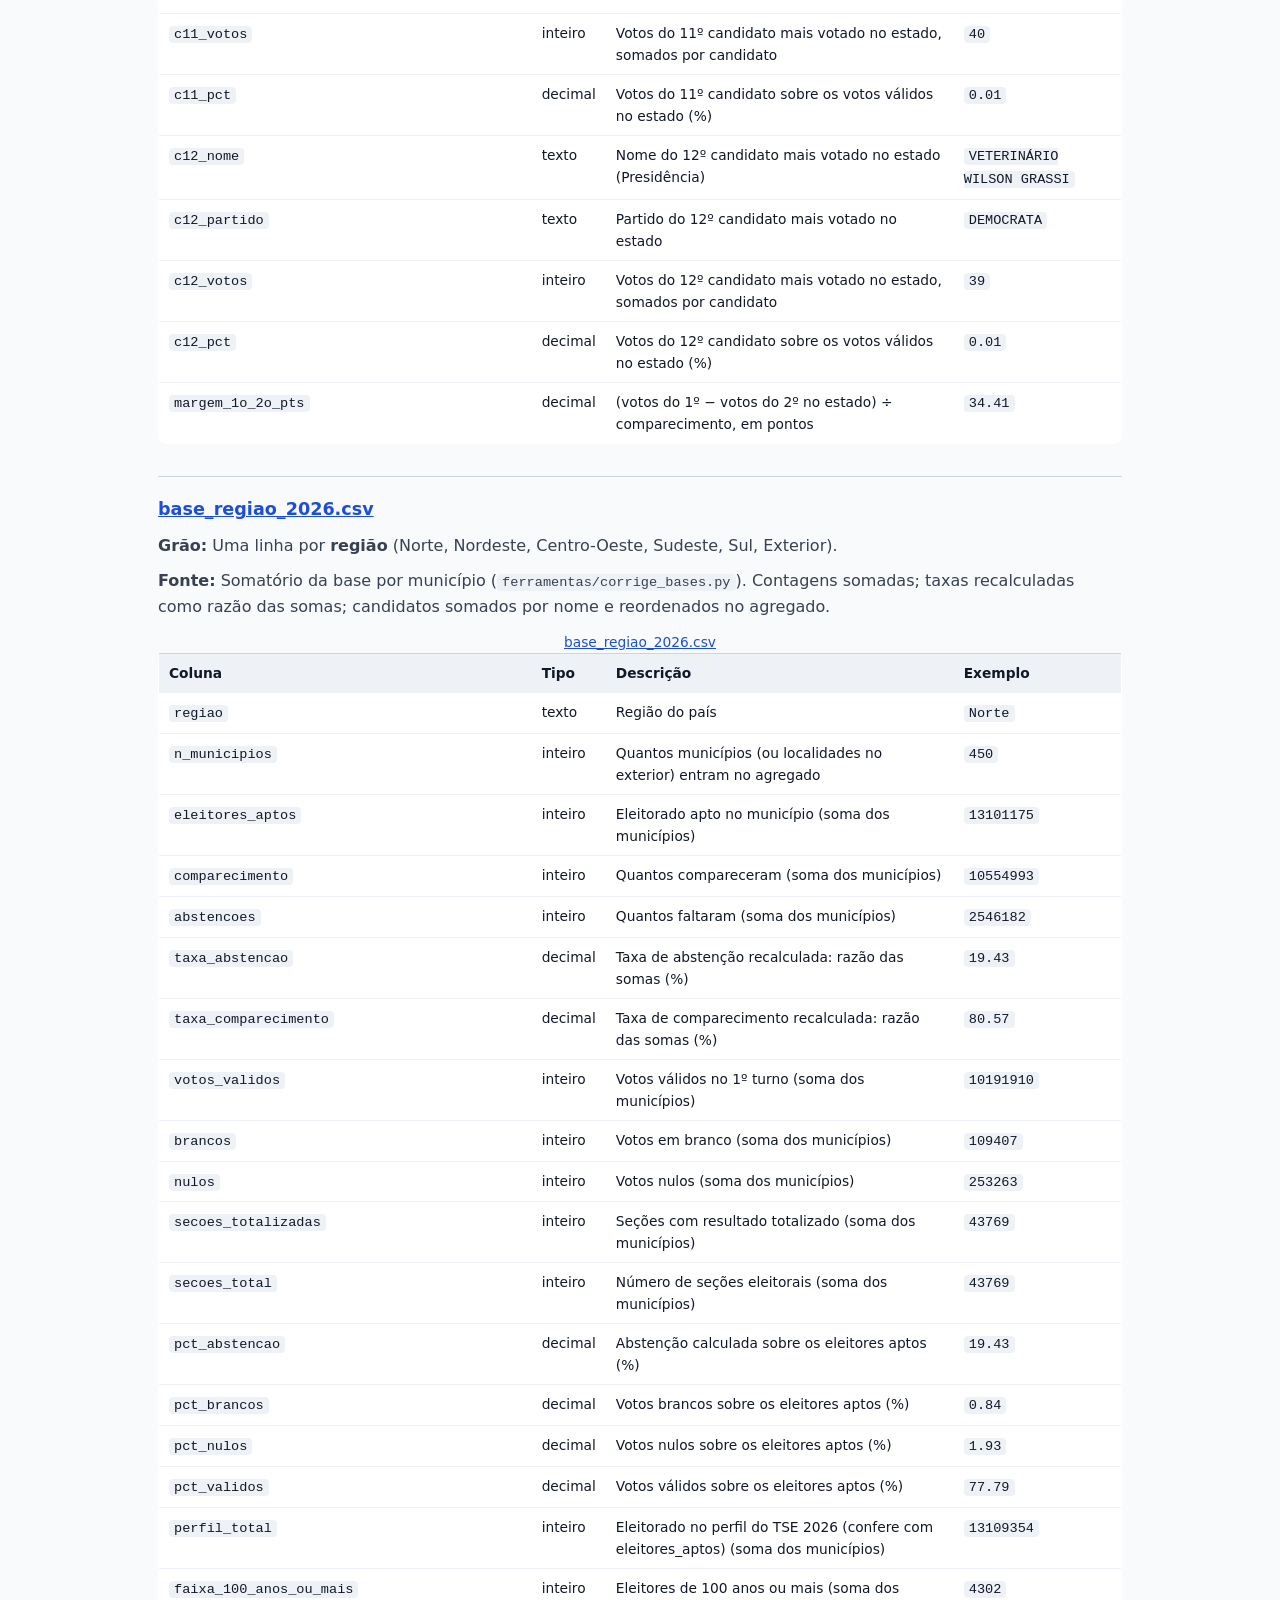
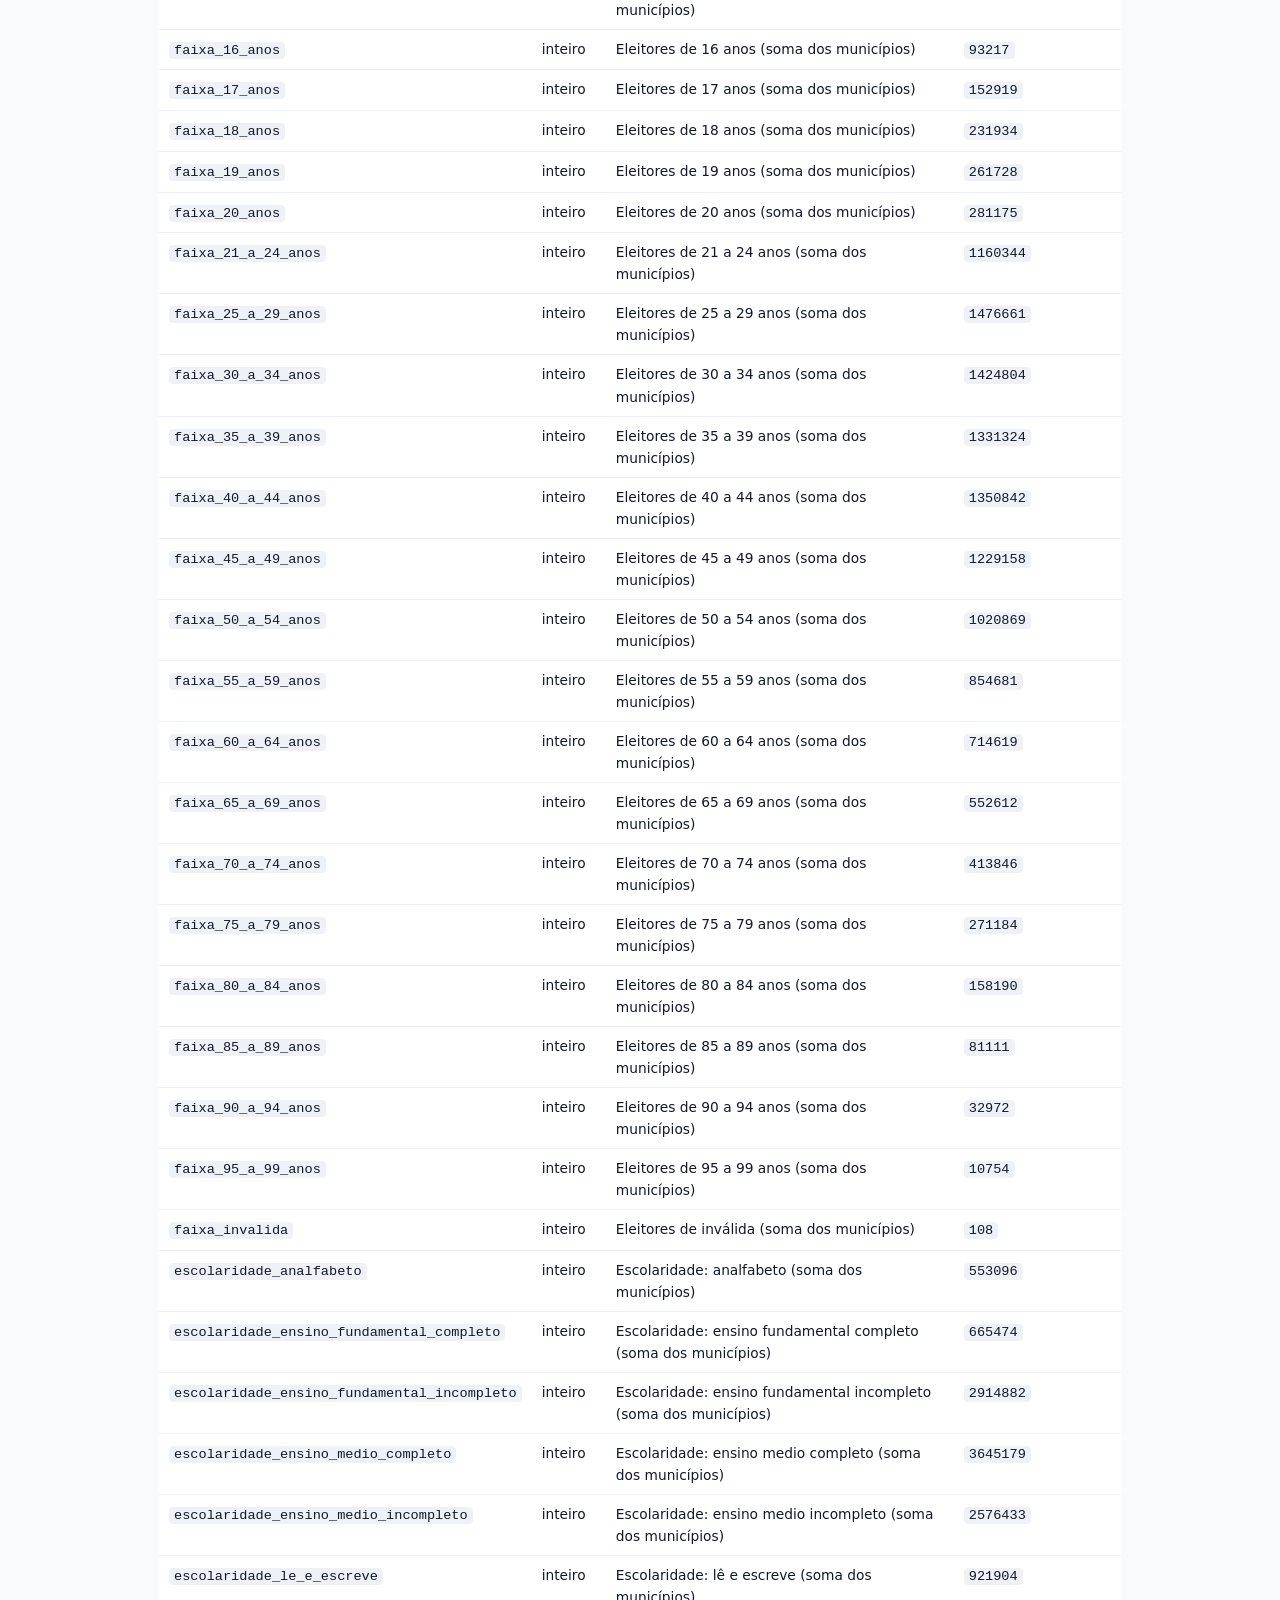
<file: DICIONARIO.html>
<!DOCTYPE html><html lang="pt-BR"><head><meta charset="utf-8">
<link rel="icon" href="favicon.svg" type="image/svg+xml">
<meta name="viewport" content="width=device-width,initial-scale=1">
<title>Dicionário de dados</title><style>*{box-sizing:border-box}body{margin:0;background:#f8fafc;color:#111827;
 font:1rem/1.6 system-ui,-apple-system,"Segoe UI",sans-serif}
.wrap{max-width:1000px;margin:0 auto;padding:22px 18px 70px}
h1{font-size:1.4rem;margin:0 0 8px}
h2{font-size:1.1rem;margin:32px 0 10px;padding-top:18px;border-top:1px solid #cbd5e1}
h3{font-size:1rem;margin:22px 0 8px}
p{margin:9px 0;color:#374151}hr{border:none;border-top:1px solid #cbd5e1;margin:24px 0}
table{border-collapse:collapse;width:100%;margin:12px 0;font-size:.86rem;background:#fff;
 border:1px solid #cbd5e1;border-radius:8px;overflow:hidden}
th,td{padding:8px 10px;text-align:left;border-bottom:1px solid #eef2f7;vertical-align:top}
th{background:#eef2f7;font-weight:600}
tr:last-child td{border-bottom:none}
a{color:#1d4ed8}code{background:#eef2f7;padding:1px 5px;border-radius:4px;font-size:.85rem}
ul,ol{margin:9px 0 9px 22px;padding:0;color:#374151}li{margin:4px 0}
.nav{background:#fff;border-bottom:1px solid #cbd5e1;padding:0 14px;display:flex;
 flex-wrap:wrap;gap:2px;margin:-22px -18px 18px}
.nav a{padding:13px 14px;text-decoration:none;font-size:.9rem;min-height:44px;
 display:flex;align-items:center}
:focus-visible{outline:3px solid #b45309;outline-offset:2px}
@media(prefers-reduced-motion:reduce){*{transition:none!important}}
</style></head><body>
<a class="pular" href="#conteudo" style="position:absolute;left:8px;top:-64px;
 background:#1d4ed8;color:#fff;padding:12px 18px;border-radius:0 0 8px 8px;
 text-decoration:none;font-weight:600">Pular para o conteúdo</a>
<main id="conteudo"><div class="wrap"><header><nav class="nav" aria-label="Painéis disponíveis"><a href="index.html">Explorador</a><a href="indicadores.html">Indicadores</a><a href="perfis.html">Abstenção por perfil</a><a href="mudanca.html">Margem e votos em jogo</a><a href="abstencao.html">Abstenção e público-alvo</a><a href="rio.html">Rio por zona e seção</a><a href="LEIA-ME.html">Índice</a><a href="DICIONARIO.html">Dicionário</a></nav></header><h1>Dicionário de dados</h1>
<p>Gerado automaticamente dos próprios arquivos por <code>gera_dicionario.py</code>.</p>
<p>Se a base mudar, basta rodar de novo — o dicionário não pode divergir do dado.</p>
<h2>Arquivos</h2>
<table><caption>Arquivos</caption>
<tr><th scope="col">Arquivo</th><th scope="col">Grão (uma linha por)</th><th scope="col">Linhas</th><th scope="col">Colunas</th></tr>
<tr><td><a href="base_brasil_2026.csv">base_brasil_2026.csv</a></td><td>Uma linha por <b>município</b> (5.757).</td><td>5.757</td><td>117</td></tr>
<tr><td><a href="base_uf_2026.csv">base_uf_2026.csv</a></td><td>Uma linha por <b>estado</b> (28, incluindo Distrito Federal e exterior).</td><td>28</td><td>114</td></tr>
<tr><td><a href="base_regiao_2026.csv">base_regiao_2026.csv</a></td><td>Uma linha por <b>região</b> (6: Norte, Nordeste, Centro-Oeste, Sudeste, Sul, Exterior).</td><td>6</td><td>113</td></tr>
<tr><td><a href="base_abst_perfil_2022.csv">base_abst_perfil_2022.csv</a></td><td>Uma linha por <b>município × dimensão × grupo</b> (216.507). Formato longo: pivote pela coluna <code>dimensao</code>.</td><td>216.507</td><td>11</td></tr>
<tr><td><a href="base_mudanca.csv">base_mudanca.csv</a></td><td>Uma linha por <b>município</b> (5.569) com disputa calculável no 1º turno.</td><td>5.569</td><td>23</td></tr>
<tr><td><a href="base_nacional.csv">base_nacional.csv</a></td><td>Uma linha por <b>município</b> (5.569) com perfil e coordenada.</td><td>5.569</td><td>16</td></tr>
<tr><td><a href="base_rio.csv">base_rio.csv</a></td><td>Uma linha por <b>seção eleitoral</b> do município do Rio (12.809).</td><td>12.809</td><td>18</td></tr>
</table>
<hr>
<h2><a href="base_brasil_2026.csv">base_brasil_2026.csv</a></h2>
<p><b>Grão:</b> Uma linha por <b>município</b> (5.757).</p>
<p><b>Fonte:</b> TSE — portal oficial de resultados 2026, 1º turno, totalização final; perfil do eleitorado 2026; centroide dos locais de votação.</p>
<table><caption><a href="base_brasil_2026.csv">base_brasil_2026.csv</a></caption>
<tr><th scope="col">Coluna</th><th scope="col">Tipo</th><th scope="col">Descrição</th><th scope="col">Exemplo</th></tr>
<tr><td><code>uf</code></td><td>texto</td><td>Sigla do estado</td><td><code>AC</code></td></tr>
<tr><td><code>municipio</code></td><td>texto</td><td>Nome do município</td><td><code>ACRELÂNDIA</code></td></tr>
<tr><td><code>cod_municipio</code></td><td>inteiro</td><td>Código do município no TSE</td><td><code>01120</code></td></tr>
<tr><td><code>regiao</code></td><td>texto</td><td>Região do país</td><td><code>Norte</code></td></tr>
<tr><td><code>latitude</code></td><td>decimal</td><td>Latitude do centroide do município (média dos locais de votação)</td><td><code>-10.00163</code></td></tr>
<tr><td><code>longitude</code></td><td>decimal</td><td>Longitude do centroide do município</td><td><code>-67.02437</code></td></tr>
<tr><td><code>eleitores_aptos</code></td><td>inteiro</td><td>Eleitorado apto no município</td><td><code>10207</code></td></tr>
<tr><td><code>comparecimento</code></td><td>inteiro</td><td>Quantos compareceram</td><td><code>8055</code></td></tr>
<tr><td><code>abstencoes</code></td><td>inteiro</td><td>Quantos faltaram</td><td><code>2152</code></td></tr>
<tr><td><code>taxa_abstencao</code></td><td>decimal</td><td>Taxa de abstenção informada pelo TSE (%)</td><td><code>21.08</code></td></tr>
<tr><td><code>taxa_comparecimento</code></td><td>decimal</td><td>Taxa de comparecimento informada pelo TSE (%)</td><td><code>78.92</code></td></tr>
<tr><td><code>votos_validos</code></td><td>inteiro</td><td>Votos válidos no 1º turno</td><td><code>7791</code></td></tr>
<tr><td><code>brancos</code></td><td>inteiro</td><td>Votos em branco</td><td><code>56</code></td></tr>
<tr><td><code>nulos</code></td><td>inteiro</td><td>Votos nulos</td><td><code>208</code></td></tr>
<tr><td><code>secoes_totalizadas</code></td><td>inteiro</td><td>Seções com resultado totalizado</td><td><code>45</code></td></tr>
<tr><td><code>secoes_total</code></td><td>inteiro</td><td>Número de seções eleitorais</td><td><code>45</code></td></tr>
<tr><td><code>pct_abstencao</code></td><td>decimal</td><td>Abstenção calculada sobre os eleitores aptos (%)</td><td><code>21.08</code></td></tr>
<tr><td><code>pct_brancos</code></td><td>decimal</td><td>Votos brancos sobre os eleitores aptos (%)</td><td><code>0.55</code></td></tr>
<tr><td><code>pct_nulos</code></td><td>decimal</td><td>Votos nulos sobre os eleitores aptos (%)</td><td><code>2.04</code></td></tr>
<tr><td><code>pct_validos</code></td><td>decimal</td><td>Votos válidos sobre os eleitores aptos (%)</td><td><code>76.33</code></td></tr>
<tr><td><code>perfil_total</code></td><td>inteiro</td><td>Eleitorado no perfil do TSE 2026 (confere com eleitores_aptos)</td><td><code>10220</code></td></tr>
<tr><td><code>faixa_100_anos_ou_mais</code></td><td>inteiro</td><td>Eleitores de 100 anos ou mais</td><td><code>2</code></td></tr>
<tr><td><code>faixa_16_anos</code></td><td>inteiro</td><td>Eleitores de 16 anos</td><td><code>67</code></td></tr>
<tr><td><code>faixa_17_anos</code></td><td>inteiro</td><td>Eleitores de 17 anos</td><td><code>143</code></td></tr>
<tr><td><code>faixa_18_anos</code></td><td>inteiro</td><td>Eleitores de 18 anos</td><td><code>161</code></td></tr>
<tr><td><code>faixa_19_anos</code></td><td>inteiro</td><td>Eleitores de 19 anos</td><td><code>216</code></td></tr>
<tr><td><code>faixa_20_anos</code></td><td>inteiro</td><td>Eleitores de 20 anos</td><td><code>249</code></td></tr>
<tr><td><code>faixa_21_a_24_anos</code></td><td>inteiro</td><td>Eleitores de 21 a 24 anos</td><td><code>896</code></td></tr>
<tr><td><code>faixa_25_a_29_anos</code></td><td>inteiro</td><td>Eleitores de 25 a 29 anos</td><td><code>1096</code></td></tr>
<tr><td><code>faixa_30_a_34_anos</code></td><td>inteiro</td><td>Eleitores de 30 a 34 anos</td><td><code>1060</code></td></tr>
<tr><td><code>faixa_35_a_39_anos</code></td><td>inteiro</td><td>Eleitores de 35 a 39 anos</td><td><code>987</code></td></tr>
<tr><td><code>faixa_40_a_44_anos</code></td><td>inteiro</td><td>Eleitores de 40 a 44 anos</td><td><code>1016</code></td></tr>
<tr><td><code>faixa_45_a_49_anos</code></td><td>inteiro</td><td>Eleitores de 45 a 49 anos</td><td><code>989</code></td></tr>
<tr><td><code>faixa_50_a_54_anos</code></td><td>inteiro</td><td>Eleitores de 50 a 54 anos</td><td><code>807</code></td></tr>
<tr><td><code>faixa_55_a_59_anos</code></td><td>inteiro</td><td>Eleitores de 55 a 59 anos</td><td><code>685</code></td></tr>
<tr><td><code>faixa_60_a_64_anos</code></td><td>inteiro</td><td>Eleitores de 60 a 64 anos</td><td><code>591</code></td></tr>
<tr><td><code>faixa_65_a_69_anos</code></td><td>inteiro</td><td>Eleitores de 65 a 69 anos</td><td><code>464</code></td></tr>
<tr><td><code>faixa_70_a_74_anos</code></td><td>inteiro</td><td>Eleitores de 70 a 74 anos</td><td><code>355</code></td></tr>
<tr><td><code>faixa_75_a_79_anos</code></td><td>inteiro</td><td>Eleitores de 75 a 79 anos</td><td><code>225</code></td></tr>
<tr><td><code>faixa_80_a_84_anos</code></td><td>inteiro</td><td>Eleitores de 80 a 84 anos</td><td><code>125</code></td></tr>
<tr><td><code>faixa_85_a_89_anos</code></td><td>inteiro</td><td>Eleitores de 85 a 89 anos</td><td><code>56</code></td></tr>
<tr><td><code>faixa_90_a_94_anos</code></td><td>inteiro</td><td>Eleitores de 90 a 94 anos</td><td><code>25</code></td></tr>
<tr><td><code>faixa_95_a_99_anos</code></td><td>inteiro</td><td>Eleitores de 95 a 99 anos</td><td><code>5</code></td></tr>
<tr><td><code>faixa_invalida</code></td><td>inteiro</td><td>Eleitores de inválida</td><td><code>0</code></td></tr>
<tr><td><code>escolaridade_analfabeto</code></td><td>inteiro</td><td>Escolaridade: analfabeto</td><td><code>845</code></td></tr>
<tr><td><code>escolaridade_ensino_fundamental_completo</code></td><td>inteiro</td><td>Escolaridade: ensino fundamental completo</td><td><code>606</code></td></tr>
<tr><td><code>escolaridade_ensino_fundamental_incompleto</code></td><td>inteiro</td><td>Escolaridade: ensino fundamental incompleto</td><td><code>1909</code></td></tr>
<tr><td><code>escolaridade_ensino_medio_completo</code></td><td>inteiro</td><td>Escolaridade: ensino medio completo</td><td><code>2111</code></td></tr>
<tr><td><code>escolaridade_ensino_medio_incompleto</code></td><td>inteiro</td><td>Escolaridade: ensino medio incompleto</td><td><code>1833</code></td></tr>
<tr><td><code>escolaridade_le_e_escreve</code></td><td>inteiro</td><td>Escolaridade: lê e escreve</td><td><code>1990</code></td></tr>
<tr><td><code>escolaridade_nao_informado</code></td><td>inteiro</td><td>Escolaridade: não informado</td><td><code>0</code></td></tr>
<tr><td><code>escolaridade_superior_completo</code></td><td>inteiro</td><td>Escolaridade: superior completo</td><td><code>576</code></td></tr>
<tr><td><code>escolaridade_superior_incompleto</code></td><td>inteiro</td><td>Escolaridade: superior incompleto</td><td><code>350</code></td></tr>
<tr><td><code>genero_feminino</code></td><td>inteiro</td><td>Gênero: feminino</td><td><code>5101</code></td></tr>
<tr><td><code>genero_masculino</code></td><td>inteiro</td><td>Gênero: masculino</td><td><code>5119</code></td></tr>
<tr><td><code>genero_nao_informado</code></td><td>inteiro</td><td>Gênero: não informado</td><td><code>0</code></td></tr>
<tr><td><code>estado_civil_casado</code></td><td>inteiro</td><td>Estado civil: casado</td><td><code>3361</code></td></tr>
<tr><td><code>estado_civil_divorciado</code></td><td>inteiro</td><td>Estado civil: divorciado</td><td><code>474</code></td></tr>
<tr><td><code>estado_civil_nao_informado</code></td><td>inteiro</td><td>Estado civil: não informado</td><td><code>0</code></td></tr>
<tr><td><code>estado_civil_separado_judicialmente</code></td><td>inteiro</td><td>Estado civil: separado judicialmente</td><td><code>37</code></td></tr>
<tr><td><code>estado_civil_solteiro</code></td><td>inteiro</td><td>Estado civil: solteiro</td><td><code>6109</code></td></tr>
<tr><td><code>estado_civil_viuvo</code></td><td>inteiro</td><td>Estado civil: viúvo</td><td><code>239</code></td></tr>
<tr><td><code>raca_amarela</code></td><td>inteiro</td><td>Corindex.htmlraça: amarela</td><td><code>90</code></td></tr>
<tr><td><code>raca_branca</code></td><td>inteiro</td><td>Corindex.htmlraça: branca</td><td><code>669</code></td></tr>
<tr><td><code>raca_indigena</code></td><td>inteiro</td><td>Corindex.htmlraça: indígena</td><td><code>7</code></td></tr>
<tr><td><code>raca_nao_informado</code></td><td>inteiro</td><td>Corindex.htmlraça: não informado</td><td><code>6836</code></td></tr>
<tr><td><code>raca_parda</code></td><td>inteiro</td><td>Corindex.htmlraça: parda</td><td><code>2381</code></td></tr>
<tr><td><code>raca_preta</code></td><td>inteiro</td><td>Corindex.htmlraça: preta</td><td><code>237</code></td></tr>
<tr><td><code>c1_nome</code></td><td>texto</td><td>Nome do 1º colocado mais votado no município (Presidência)</td><td><code>FLAVIO BOLSONARO</code></td></tr>
<tr><td><code>c1_partido</code></td><td>texto</td><td>Partido do 1º colocado mais votado no município (Presidência)</td><td><code>PL</code></td></tr>
<tr><td><code>c1_votos</code></td><td>inteiro</td><td>Votos do 1º colocado mais votado no município (Presidência)</td><td><code>5940</code></td></tr>
<tr><td><code>c1_pct</code></td><td>decimal</td><td>Percentual do 1º colocado</td><td><code>76.24</code></td></tr>
<tr><td><code>c2_nome</code></td><td>texto</td><td>Nome do 2º colocado mais votado no município (Presidência)</td><td><code>LULA</code></td></tr>
<tr><td><code>c2_partido</code></td><td>texto</td><td>Partido do 2º colocado mais votado no município (Presidência)</td><td><code>PT</code></td></tr>
<tr><td><code>c2_votos</code></td><td>inteiro</td><td>Votos do 2º colocado mais votado no município (Presidência)</td><td><code>1508</code></td></tr>
<tr><td><code>c2_pct</code></td><td>decimal</td><td>Percentual do 2º colocado</td><td><code>19.36</code></td></tr>
<tr><td><code>c3_nome</code></td><td>texto</td><td>Nome do 3º colocado mais votado no município (Presidência)</td><td><code>RONALDO CAIADO</code></td></tr>
<tr><td><code>c3_partido</code></td><td>texto</td><td>Partido do 3º colocado mais votado no município (Presidência)</td><td><code>PSD</code></td></tr>
<tr><td><code>c3_votos</code></td><td>inteiro</td><td>Votos do 3º colocado mais votado no município (Presidência)</td><td><code>136</code></td></tr>
<tr><td><code>c3_pct</code></td><td>decimal</td><td>Percentual do 3º colocado mais votado no município (Presidência)</td><td><code>1.75</code></td></tr>
<tr><td><code>c4_nome</code></td><td>texto</td><td>Nome do 4º colocado mais votado no município (Presidência)</td><td><code>ESCRITOR AUGUSTO CURY</code></td></tr>
<tr><td><code>c4_partido</code></td><td>texto</td><td>Partido do 4º colocado mais votado no município (Presidência)</td><td><code>AVANTE</code></td></tr>
<tr><td><code>c4_votos</code></td><td>inteiro</td><td>Votos do 4º colocado mais votado no município (Presidência)</td><td><code>114</code></td></tr>
<tr><td><code>c4_pct</code></td><td>decimal</td><td>Percentual do 4º colocado mais votado no município (Presidência)</td><td><code>1.46</code></td></tr>
<tr><td><code>c5_nome</code></td><td>texto</td><td>Nome do 5º colocado mais votado no município (Presidência)</td><td><code>RENAN SANTOS</code></td></tr>
<tr><td><code>c5_partido</code></td><td>texto</td><td>Partido do 5º colocado mais votado no município (Presidência)</td><td><code>MISSÃO</code></td></tr>
<tr><td><code>c5_votos</code></td><td>inteiro</td><td>Votos do 5º colocado mais votado no município (Presidência)</td><td><code>85</code></td></tr>
<tr><td><code>c5_pct</code></td><td>decimal</td><td>Percentual do 5º colocado mais votado no município (Presidência)</td><td><code>1.09</code></td></tr>
<tr><td><code>c6_nome</code></td><td>texto</td><td>Nome do 6º colocado mais votado no município (Presidência)</td><td><code>ZEMA</code></td></tr>
<tr><td><code>c6_partido</code></td><td>texto</td><td>Partido do 6º colocado mais votado no município (Presidência)</td><td><code>NOVO</code></td></tr>
<tr><td><code>c6_votos</code></td><td>inteiro</td><td>Votos do 6º colocado mais votado no município (Presidência)</td><td><code>3</code></td></tr>
<tr><td><code>c6_pct</code></td><td>decimal</td><td>Percentual do 6º colocado mais votado no município (Presidência)</td><td><code>0.04</code></td></tr>
<tr><td><code>c7_nome</code></td><td>texto</td><td>Nome do 7º colocado mais votado no município (Presidência)</td><td><code>CLARIANA BARAO</code></td></tr>
<tr><td><code>c7_partido</code></td><td>texto</td><td>Partido do 7º colocado mais votado no município (Presidência)</td><td><code>DC</code></td></tr>
<tr><td><code>c7_votos</code></td><td>inteiro</td><td>Votos do 7º colocado mais votado no município (Presidência)</td><td><code>2</code></td></tr>
<tr><td><code>c7_pct</code></td><td>decimal</td><td>Percentual do 7º colocado mais votado no município (Presidência)</td><td><code>0.03</code></td></tr>
<tr><td><code>c8_nome</code></td><td>texto</td><td>Nome do 8º colocado mais votado no município (Presidência)</td><td><code>SAMARA</code></td></tr>
<tr><td><code>c8_partido</code></td><td>texto</td><td>Partido do 8º colocado mais votado no município (Presidência)</td><td><code>UP</code></td></tr>
<tr><td><code>c8_votos</code></td><td>inteiro</td><td>Votos do 8º colocado mais votado no município (Presidência)</td><td><code>2</code></td></tr>
<tr><td><code>c8_pct</code></td><td>decimal</td><td>Percentual do 8º colocado mais votado no município (Presidência)</td><td><code>0.03</code></td></tr>
<tr><td><code>c9_nome</code></td><td>texto</td><td>Nome do 9º colocado mais votado no município (Presidência)</td><td><code>HERTZ DIAS</code></td></tr>
<tr><td><code>c9_partido</code></td><td>texto</td><td>Partido do 9º colocado mais votado no município (Presidência)</td><td><code>PSTU</code></td></tr>
<tr><td><code>c9_votos</code></td><td>inteiro</td><td>Votos do 9º colocado mais votado no município (Presidência)</td><td><code>1</code></td></tr>
<tr><td><code>c9_pct</code></td><td>decimal</td><td>Percentual do 9º colocado mais votado no município (Presidência)</td><td><code>0.01</code></td></tr>
<tr><td><code>c10_nome</code></td><td>texto</td><td>Nome do 10º colocado mais votado no município (Presidência)</td><td><code>EDMILSON COSTA</code></td></tr>
<tr><td><code>c10_partido</code></td><td>texto</td><td>Partido do 10º colocado mais votado no município (Presidência)</td><td><code>PCB</code></td></tr>
<tr><td><code>c10_votos</code></td><td>inteiro</td><td>Votos do 10º colocado mais votado no município (Presidência)</td><td><code>0</code></td></tr>
<tr><td><code>c10_pct</code></td><td>decimal</td><td>Percentual do 10º colocado mais votado no município (Presidência)</td><td><code>0.0</code></td></tr>
<tr><td><code>c11_nome</code></td><td>texto</td><td>Nome do 11º colocado mais votado no município (Presidência)</td><td><code>VETERINÁRIO WILSON GRASSI</code></td></tr>
<tr><td><code>c11_partido</code></td><td>texto</td><td>Partido do 11º colocado mais votado no município (Presidência)</td><td><code>DEMOCRATA</code></td></tr>
<tr><td><code>c11_votos</code></td><td>inteiro</td><td>Votos do 11º colocado mais votado no município (Presidência)</td><td><code>0</code></td></tr>
<tr><td><code>c11_pct</code></td><td>decimal</td><td>Percentual do 11º colocado mais votado no município (Presidência)</td><td><code>0.0</code></td></tr>
<tr><td><code>c12_nome</code></td><td>texto</td><td>Nome do 12º colocado mais votado no município (Presidência)</td><td><code>RUI COSTA PIMENTA</code></td></tr>
<tr><td><code>c12_partido</code></td><td>texto</td><td>Partido do 12º colocado mais votado no município (Presidência)</td><td><code>PCO</code></td></tr>
<tr><td><code>c12_votos</code></td><td>inteiro</td><td>Votos do 12º colocado mais votado no município (Presidência)</td><td><code>0</code></td></tr>
<tr><td><code>c12_pct</code></td><td>decimal</td><td>Percentual do 12º colocado mais votado no município (Presidência)</td><td><code>0.0</code></td></tr>
<tr><td><code>margem_1o_2o_pts</code></td><td>decimal</td><td>Diferença entre 1º e 2º colocado, em pontos do comparecimento</td><td><code>55.02</code></td></tr>
</table>
<h2><a href="base_uf_2026.csv">base_uf_2026.csv</a></h2>
<p><b>Grão:</b> Uma linha por <b>estado</b> (27 UFs + ZZ, seções no exterior).</p>
<p><b>Fonte:</b> Somatório da base por município (<code>ferramentas/corrige_bases.py</code>). Contagens somadas; taxas recalculadas como razão das somas; candidatos somados por nome e reordenados no agregado.</p>
<table><caption><a href="base_uf_2026.csv">base_uf_2026.csv</a></caption>
<tr><th scope="col">Coluna</th><th scope="col">Tipo</th><th scope="col">Descrição</th><th scope="col">Exemplo</th></tr>
<tr><td><code>uf</code></td><td>texto</td><td>Sigla do estado (ZZ = seções no exterior)</td><td><code>AC</code></td></tr>
<tr><td><code>regiao</code></td><td>texto</td><td>Região do país</td><td><code>Norte</code></td></tr>
<tr><td><code>n_municipios</code></td><td>inteiro</td><td>Quantos municípios (ou localidades no exterior) entram no agregado</td><td><code>22</code></td></tr>
<tr><td><code>eleitores_aptos</code></td><td>inteiro</td><td>Eleitorado apto no município (soma dos municípios)</td><td><code>613742</code></td></tr>
<tr><td><code>comparecimento</code></td><td>inteiro</td><td>Quantos compareceram (soma dos municípios)</td><td><code>488330</code></td></tr>
<tr><td><code>abstencoes</code></td><td>inteiro</td><td>Quantos faltaram (soma dos municípios)</td><td><code>125412</code></td></tr>
<tr><td><code>taxa_abstencao</code></td><td>decimal</td><td>Taxa de abstenção recalculada: razão das somas (%)</td><td><code>20.43</code></td></tr>
<tr><td><code>taxa_comparecimento</code></td><td>decimal</td><td>Taxa de comparecimento recalculada: razão das somas (%)</td><td><code>79.57</code></td></tr>
<tr><td><code>votos_validos</code></td><td>inteiro</td><td>Votos válidos no 1º turno (soma dos municípios)</td><td><code>469066</code></td></tr>
<tr><td><code>brancos</code></td><td>inteiro</td><td>Votos em branco (soma dos municípios)</td><td><code>5579</code></td></tr>
<tr><td><code>nulos</code></td><td>inteiro</td><td>Votos nulos (soma dos municípios)</td><td><code>13662</code></td></tr>
<tr><td><code>secoes_totalizadas</code></td><td>inteiro</td><td>Seções com resultado totalizado (soma dos municípios)</td><td><code>2270</code></td></tr>
<tr><td><code>secoes_total</code></td><td>inteiro</td><td>Número de seções eleitorais (soma dos municípios)</td><td><code>2270</code></td></tr>
<tr><td><code>pct_abstencao</code></td><td>decimal</td><td>Abstenção calculada sobre os eleitores aptos (%)</td><td><code>20.43</code></td></tr>
<tr><td><code>pct_brancos</code></td><td>decimal</td><td>Votos brancos sobre os eleitores aptos (%)</td><td><code>0.91</code></td></tr>
<tr><td><code>pct_nulos</code></td><td>decimal</td><td>Votos nulos sobre os eleitores aptos (%)</td><td><code>2.23</code></td></tr>
<tr><td><code>pct_validos</code></td><td>decimal</td><td>Votos válidos sobre os eleitores aptos (%)</td><td><code>76.43</code></td></tr>
<tr><td><code>perfil_total</code></td><td>inteiro</td><td>Eleitorado no perfil do TSE 2026 (confere com eleitores_aptos) (soma dos municípios)</td><td><code>614375</code></td></tr>
<tr><td><code>faixa_100_anos_ou_mais</code></td><td>inteiro</td><td>Eleitores de 100 anos ou mais (soma dos municípios)</td><td><code>225</code></td></tr>
<tr><td><code>faixa_16_anos</code></td><td>inteiro</td><td>Eleitores de 16 anos (soma dos municípios)</td><td><code>5374</code></td></tr>
<tr><td><code>faixa_17_anos</code></td><td>inteiro</td><td>Eleitores de 17 anos (soma dos municípios)</td><td><code>8690</code></td></tr>
<tr><td><code>faixa_18_anos</code></td><td>inteiro</td><td>Eleitores de 18 anos (soma dos municípios)</td><td><code>12179</code></td></tr>
<tr><td><code>faixa_19_anos</code></td><td>inteiro</td><td>Eleitores de 19 anos (soma dos municípios)</td><td><code>13500</code></td></tr>
<tr><td><code>faixa_20_anos</code></td><td>inteiro</td><td>Eleitores de 20 anos (soma dos municípios)</td><td><code>14159</code></td></tr>
<tr><td><code>faixa_21_a_24_anos</code></td><td>inteiro</td><td>Eleitores de 21 a 24 anos (soma dos municípios)</td><td><code>58650</code></td></tr>
<tr><td><code>faixa_25_a_29_anos</code></td><td>inteiro</td><td>Eleitores de 25 a 29 anos (soma dos municípios)</td><td><code>73320</code></td></tr>
<tr><td><code>faixa_30_a_34_anos</code></td><td>inteiro</td><td>Eleitores de 30 a 34 anos (soma dos municípios)</td><td><code>66535</code></td></tr>
<tr><td><code>faixa_35_a_39_anos</code></td><td>inteiro</td><td>Eleitores de 35 a 39 anos (soma dos municípios)</td><td><code>61286</code></td></tr>
<tr><td><code>faixa_40_a_44_anos</code></td><td>inteiro</td><td>Eleitores de 40 a 44 anos (soma dos municípios)</td><td><code>61740</code></td></tr>
<tr><td><code>faixa_45_a_49_anos</code></td><td>inteiro</td><td>Eleitores de 45 a 49 anos (soma dos municípios)</td><td><code>57218</code></td></tr>
<tr><td><code>faixa_50_a_54_anos</code></td><td>inteiro</td><td>Eleitores de 50 a 54 anos (soma dos municípios)</td><td><code>45954</code></td></tr>
<tr><td><code>faixa_55_a_59_anos</code></td><td>inteiro</td><td>Eleitores de 55 a 59 anos (soma dos municípios)</td><td><code>37963</code></td></tr>
<tr><td><code>faixa_60_a_64_anos</code></td><td>inteiro</td><td>Eleitores de 60 a 64 anos (soma dos municípios)</td><td><code>30709</code></td></tr>
<tr><td><code>faixa_65_a_69_anos</code></td><td>inteiro</td><td>Eleitores de 65 a 69 anos (soma dos municípios)</td><td><code>23435</code></td></tr>
<tr><td><code>faixa_70_a_74_anos</code></td><td>inteiro</td><td>Eleitores de 70 a 74 anos (soma dos municípios)</td><td><code>17979</code></td></tr>
<tr><td><code>faixa_75_a_79_anos</code></td><td>inteiro</td><td>Eleitores de 75 a 79 anos (soma dos municípios)</td><td><code>12007</code></td></tr>
<tr><td><code>faixa_80_a_84_anos</code></td><td>inteiro</td><td>Eleitores de 80 a 84 anos (soma dos municípios)</td><td><code>7142</code></td></tr>
<tr><td><code>faixa_85_a_89_anos</code></td><td>inteiro</td><td>Eleitores de 85 a 89 anos (soma dos municípios)</td><td><code>3962</code></td></tr>
<tr><td><code>faixa_90_a_94_anos</code></td><td>inteiro</td><td>Eleitores de 90 a 94 anos (soma dos municípios)</td><td><code>1660</code></td></tr>
<tr><td><code>faixa_95_a_99_anos</code></td><td>inteiro</td><td>Eleitores de 95 a 99 anos (soma dos municípios)</td><td><code>680</code></td></tr>
<tr><td><code>faixa_invalida</code></td><td>inteiro</td><td>Eleitores de inválida (soma dos municípios)</td><td><code>8</code></td></tr>
<tr><td><code>escolaridade_analfabeto</code></td><td>inteiro</td><td>Escolaridade: analfabeto (soma dos municípios)</td><td><code>45287</code></td></tr>
<tr><td><code>escolaridade_ensino_fundamental_completo</code></td><td>inteiro</td><td>Escolaridade: ensino fundamental completo (soma dos municípios)</td><td><code>28753</code></td></tr>
<tr><td><code>escolaridade_ensino_fundamental_incompleto</code></td><td>inteiro</td><td>Escolaridade: ensino fundamental incompleto (soma dos municípios)</td><td><code>117595</code></td></tr>
<tr><td><code>escolaridade_ensino_medio_completo</code></td><td>inteiro</td><td>Escolaridade: ensino medio completo (soma dos municípios)</td><td><code>148077</code></td></tr>
<tr><td><code>escolaridade_ensino_medio_incompleto</code></td><td>inteiro</td><td>Escolaridade: ensino medio incompleto (soma dos municípios)</td><td><code>124375</code></td></tr>
<tr><td><code>escolaridade_le_e_escreve</code></td><td>inteiro</td><td>Escolaridade: lê e escreve (soma dos municípios)</td><td><code>54507</code></td></tr>
<tr><td><code>escolaridade_nao_informado</code></td><td>inteiro</td><td>Escolaridade: não informado (soma dos municípios)</td><td><code>0</code></td></tr>
<tr><td><code>escolaridade_superior_completo</code></td><td>inteiro</td><td>Escolaridade: superior completo (soma dos municípios)</td><td><code>58615</code></td></tr>
<tr><td><code>escolaridade_superior_incompleto</code></td><td>inteiro</td><td>Escolaridade: superior incompleto (soma dos municípios)</td><td><code>37166</code></td></tr>
<tr><td><code>genero_feminino</code></td><td>inteiro</td><td>Gênero: feminino (soma dos municípios)</td><td><code>317234</code></td></tr>
<tr><td><code>genero_masculino</code></td><td>inteiro</td><td>Gênero: masculino (soma dos municípios)</td><td><code>297141</code></td></tr>
<tr><td><code>genero_nao_informado</code></td><td>inteiro</td><td>Gênero: não informado (soma dos municípios)</td><td><code>0</code></td></tr>
<tr><td><code>estado_civil_casado</code></td><td>inteiro</td><td>Estado civil: casado (soma dos municípios)</td><td><code>144125</code></td></tr>
<tr><td><code>estado_civil_divorciado</code></td><td>inteiro</td><td>Estado civil: divorciado (soma dos municípios)</td><td><code>20576</code></td></tr>
<tr><td><code>estado_civil_nao_informado</code></td><td>inteiro</td><td>Estado civil: não informado (soma dos municípios)</td><td><code>0</code></td></tr>
<tr><td><code>estado_civil_separado_judicialmente</code></td><td>inteiro</td><td>Estado civil: separado judicialmente (soma dos municípios)</td><td><code>2244</code></td></tr>
<tr><td><code>estado_civil_solteiro</code></td><td>inteiro</td><td>Estado civil: solteiro (soma dos municípios)</td><td><code>435057</code></td></tr>
<tr><td><code>estado_civil_viuvo</code></td><td>inteiro</td><td>Estado civil: viúvo (soma dos municípios)</td><td><code>12373</code></td></tr>
<tr><td><code>raca_amarela</code></td><td>inteiro</td><td>Cor/raça: amarela (soma dos municípios)</td><td><code>988</code></td></tr>
<tr><td><code>raca_branca</code></td><td>inteiro</td><td>Cor/raça: branca (soma dos municípios)</td><td><code>25718</code></td></tr>
<tr><td><code>raca_indigena</code></td><td>inteiro</td><td>Cor/raça: indígena (soma dos municípios)</td><td><code>7685</code></td></tr>
<tr><td><code>raca_nao_informado</code></td><td>inteiro</td><td>Cor/raça: não informado (soma dos municípios)</td><td><code>437423</code></td></tr>
<tr><td><code>raca_parda</code></td><td>inteiro</td><td>Cor/raça: parda (soma dos municípios)</td><td><code>127894</code></td></tr>
<tr><td><code>raca_preta</code></td><td>inteiro</td><td>Cor/raça: preta (soma dos municípios)</td><td><code>14667</code></td></tr>
<tr><td><code>c1_nome</code></td><td>texto</td><td>Nome do 1º candidato mais votado no estado (Presidência)</td><td><code>FLAVIO BOLSONARO</code></td></tr>
<tr><td><code>c1_partido</code></td><td>texto</td><td>Partido do 1º candidato mais votado no estado</td><td><code>PL</code></td></tr>
<tr><td><code>c1_votos</code></td><td>inteiro</td><td>Votos do 1º candidato mais votado no estado, somados por candidato</td><td><code>302807</code></td></tr>
<tr><td><code>c1_pct</code></td><td>decimal</td><td>Votos do 1º candidato sobre os votos válidos no estado (%)</td><td><code>64.56</code></td></tr>
<tr><td><code>c2_nome</code></td><td>texto</td><td>Nome do 2º candidato mais votado no estado (Presidência)</td><td><code>LULA</code></td></tr>
<tr><td><code>c2_partido</code></td><td>texto</td><td>Partido do 2º candidato mais votado no estado</td><td><code>PT</code></td></tr>
<tr><td><code>c2_votos</code></td><td>inteiro</td><td>Votos do 2º candidato mais votado no estado, somados por candidato</td><td><code>134770</code></td></tr>
<tr><td><code>c2_pct</code></td><td>decimal</td><td>Votos do 2º candidato sobre os votos válidos no estado (%)</td><td><code>28.73</code></td></tr>
<tr><td><code>c3_nome</code></td><td>texto</td><td>Nome do 3º candidato mais votado no estado (Presidência)</td><td><code>ESCRITOR AUGUSTO CURY</code></td></tr>
<tr><td><code>c3_partido</code></td><td>texto</td><td>Partido do 3º candidato mais votado no estado</td><td><code>AVANTE</code></td></tr>
<tr><td><code>c3_votos</code></td><td>inteiro</td><td>Votos do 3º candidato mais votado no estado, somados por candidato</td><td><code>13523</code></td></tr>
<tr><td><code>c3_pct</code></td><td>decimal</td><td>Votos do 3º candidato sobre os votos válidos no estado (%)</td><td><code>2.88</code></td></tr>
<tr><td><code>c4_nome</code></td><td>texto</td><td>Nome do 4º candidato mais votado no estado (Presidência)</td><td><code>RONALDO CAIADO</code></td></tr>
<tr><td><code>c4_partido</code></td><td>texto</td><td>Partido do 4º candidato mais votado no estado</td><td><code>PSD</code></td></tr>
<tr><td><code>c4_votos</code></td><td>inteiro</td><td>Votos do 4º candidato mais votado no estado, somados por candidato</td><td><code>8594</code></td></tr>
<tr><td><code>c4_pct</code></td><td>decimal</td><td>Votos do 4º candidato sobre os votos válidos no estado (%)</td><td><code>1.83</code></td></tr>
<tr><td><code>c5_nome</code></td><td>texto</td><td>Nome do 5º candidato mais votado no estado (Presidência)</td><td><code>RENAN SANTOS</code></td></tr>
<tr><td><code>c5_partido</code></td><td>texto</td><td>Partido do 5º candidato mais votado no estado</td><td><code>MISSÃO</code></td></tr>
<tr><td><code>c5_votos</code></td><td>inteiro</td><td>Votos do 5º candidato mais votado no estado, somados por candidato</td><td><code>7980</code></td></tr>
<tr><td><code>c5_pct</code></td><td>decimal</td><td>Votos do 5º candidato sobre os votos válidos no estado (%)</td><td><code>1.7</code></td></tr>
<tr><td><code>c6_nome</code></td><td>texto</td><td>Nome do 6º candidato mais votado no estado (Presidência)</td><td><code>ZEMA</code></td></tr>
<tr><td><code>c6_partido</code></td><td>texto</td><td>Partido do 6º candidato mais votado no estado</td><td><code>NOVO</code></td></tr>
<tr><td><code>c6_votos</code></td><td>inteiro</td><td>Votos do 6º candidato mais votado no estado, somados por candidato</td><td><code>573</code></td></tr>
<tr><td><code>c6_pct</code></td><td>decimal</td><td>Votos do 6º candidato sobre os votos válidos no estado (%)</td><td><code>0.12</code></td></tr>
<tr><td><code>c7_nome</code></td><td>texto</td><td>Nome do 7º candidato mais votado no estado (Presidência)</td><td><code>SAMARA</code></td></tr>
<tr><td><code>c7_partido</code></td><td>texto</td><td>Partido do 7º candidato mais votado no estado</td><td><code>UP</code></td></tr>
<tr><td><code>c7_votos</code></td><td>inteiro</td><td>Votos do 7º candidato mais votado no estado, somados por candidato</td><td><code>314</code></td></tr>
<tr><td><code>c7_pct</code></td><td>decimal</td><td>Votos do 7º candidato sobre os votos válidos no estado (%)</td><td><code>0.07</code></td></tr>
<tr><td><code>c8_nome</code></td><td>texto</td><td>Nome do 8º candidato mais votado no estado (Presidência)</td><td><code>CLARIANA BARAO</code></td></tr>
<tr><td><code>c8_partido</code></td><td>texto</td><td>Partido do 8º candidato mais votado no estado</td><td><code>DC</code></td></tr>
<tr><td><code>c8_votos</code></td><td>inteiro</td><td>Votos do 8º candidato mais votado no estado, somados por candidato</td><td><code>215</code></td></tr>
<tr><td><code>c8_pct</code></td><td>decimal</td><td>Votos do 8º candidato sobre os votos válidos no estado (%)</td><td><code>0.05</code></td></tr>
<tr><td><code>c9_nome</code></td><td>texto</td><td>Nome do 9º candidato mais votado no estado (Presidência)</td><td><code>EDMILSON COSTA</code></td></tr>
<tr><td><code>c9_partido</code></td><td>texto</td><td>Partido do 9º candidato mais votado no estado</td><td><code>PCB</code></td></tr>
<tr><td><code>c9_votos</code></td><td>inteiro</td><td>Votos do 9º candidato mais votado no estado, somados por candidato</td><td><code>140</code></td></tr>
<tr><td><code>c9_pct</code></td><td>decimal</td><td>Votos do 9º candidato sobre os votos válidos no estado (%)</td><td><code>0.03</code></td></tr>
<tr><td><code>c10_nome</code></td><td>texto</td><td>Nome do 10º candidato mais votado no estado (Presidência)</td><td><code>HERTZ DIAS</code></td></tr>
<tr><td><code>c10_partido</code></td><td>texto</td><td>Partido do 10º candidato mais votado no estado</td><td><code>PSTU</code></td></tr>
<tr><td><code>c10_votos</code></td><td>inteiro</td><td>Votos do 10º candidato mais votado no estado, somados por candidato</td><td><code>71</code></td></tr>
<tr><td><code>c10_pct</code></td><td>decimal</td><td>Votos do 10º candidato sobre os votos válidos no estado (%)</td><td><code>0.02</code></td></tr>
<tr><td><code>c11_nome</code></td><td>texto</td><td>Nome do 11º candidato mais votado no estado (Presidência)</td><td><code>RUI COSTA PIMENTA</code></td></tr>
<tr><td><code>c11_partido</code></td><td>texto</td><td>Partido do 11º candidato mais votado no estado</td><td><code>PCO</code></td></tr>
<tr><td><code>c11_votos</code></td><td>inteiro</td><td>Votos do 11º candidato mais votado no estado, somados por candidato</td><td><code>40</code></td></tr>
<tr><td><code>c11_pct</code></td><td>decimal</td><td>Votos do 11º candidato sobre os votos válidos no estado (%)</td><td><code>0.01</code></td></tr>
<tr><td><code>c12_nome</code></td><td>texto</td><td>Nome do 12º candidato mais votado no estado (Presidência)</td><td><code>VETERINÁRIO WILSON GRASSI</code></td></tr>
<tr><td><code>c12_partido</code></td><td>texto</td><td>Partido do 12º candidato mais votado no estado</td><td><code>DEMOCRATA</code></td></tr>
<tr><td><code>c12_votos</code></td><td>inteiro</td><td>Votos do 12º candidato mais votado no estado, somados por candidato</td><td><code>39</code></td></tr>
<tr><td><code>c12_pct</code></td><td>decimal</td><td>Votos do 12º candidato sobre os votos válidos no estado (%)</td><td><code>0.01</code></td></tr>
<tr><td><code>margem_1o_2o_pts</code></td><td>decimal</td><td>(votos do 1º − votos do 2º no estado) ÷ comparecimento, em pontos</td><td><code>34.41</code></td></tr>
</table>
<h2><a href="base_regiao_2026.csv">base_regiao_2026.csv</a></h2>
<p><b>Grão:</b> Uma linha por <b>região</b> (Norte, Nordeste, Centro-Oeste, Sudeste, Sul, Exterior).</p>
<p><b>Fonte:</b> Somatório da base por município (<code>ferramentas/corrige_bases.py</code>). Contagens somadas; taxas recalculadas como razão das somas; candidatos somados por nome e reordenados no agregado.</p>
<table><caption><a href="base_regiao_2026.csv">base_regiao_2026.csv</a></caption>
<tr><th scope="col">Coluna</th><th scope="col">Tipo</th><th scope="col">Descrição</th><th scope="col">Exemplo</th></tr>
<tr><td><code>regiao</code></td><td>texto</td><td>Região do país</td><td><code>Norte</code></td></tr>
<tr><td><code>n_municipios</code></td><td>inteiro</td><td>Quantos municípios (ou localidades no exterior) entram no agregado</td><td><code>450</code></td></tr>
<tr><td><code>eleitores_aptos</code></td><td>inteiro</td><td>Eleitorado apto no município (soma dos municípios)</td><td><code>13101175</code></td></tr>
<tr><td><code>comparecimento</code></td><td>inteiro</td><td>Quantos compareceram (soma dos municípios)</td><td><code>10554993</code></td></tr>
<tr><td><code>abstencoes</code></td><td>inteiro</td><td>Quantos faltaram (soma dos municípios)</td><td><code>2546182</code></td></tr>
<tr><td><code>taxa_abstencao</code></td><td>decimal</td><td>Taxa de abstenção recalculada: razão das somas (%)</td><td><code>19.43</code></td></tr>
<tr><td><code>taxa_comparecimento</code></td><td>decimal</td><td>Taxa de comparecimento recalculada: razão das somas (%)</td><td><code>80.57</code></td></tr>
<tr><td><code>votos_validos</code></td><td>inteiro</td><td>Votos válidos no 1º turno (soma dos municípios)</td><td><code>10191910</code></td></tr>
<tr><td><code>brancos</code></td><td>inteiro</td><td>Votos em branco (soma dos municípios)</td><td><code>109407</code></td></tr>
<tr><td><code>nulos</code></td><td>inteiro</td><td>Votos nulos (soma dos municípios)</td><td><code>253263</code></td></tr>
<tr><td><code>secoes_totalizadas</code></td><td>inteiro</td><td>Seções com resultado totalizado (soma dos municípios)</td><td><code>43769</code></td></tr>
<tr><td><code>secoes_total</code></td><td>inteiro</td><td>Número de seções eleitorais (soma dos municípios)</td><td><code>43769</code></td></tr>
<tr><td><code>pct_abstencao</code></td><td>decimal</td><td>Abstenção calculada sobre os eleitores aptos (%)</td><td><code>19.43</code></td></tr>
<tr><td><code>pct_brancos</code></td><td>decimal</td><td>Votos brancos sobre os eleitores aptos (%)</td><td><code>0.84</code></td></tr>
<tr><td><code>pct_nulos</code></td><td>decimal</td><td>Votos nulos sobre os eleitores aptos (%)</td><td><code>1.93</code></td></tr>
<tr><td><code>pct_validos</code></td><td>decimal</td><td>Votos válidos sobre os eleitores aptos (%)</td><td><code>77.79</code></td></tr>
<tr><td><code>perfil_total</code></td><td>inteiro</td><td>Eleitorado no perfil do TSE 2026 (confere com eleitores_aptos) (soma dos municípios)</td><td><code>13109354</code></td></tr>
<tr><td><code>faixa_100_anos_ou_mais</code></td><td>inteiro</td><td>Eleitores de 100 anos ou mais (soma dos municípios)</td><td><code>4302</code></td></tr>
<tr><td><code>faixa_16_anos</code></td><td>inteiro</td><td>Eleitores de 16 anos (soma dos municípios)</td><td><code>93217</code></td></tr>
<tr><td><code>faixa_17_anos</code></td><td>inteiro</td><td>Eleitores de 17 anos (soma dos municípios)</td><td><code>152919</code></td></tr>
<tr><td><code>faixa_18_anos</code></td><td>inteiro</td><td>Eleitores de 18 anos (soma dos municípios)</td><td><code>231934</code></td></tr>
<tr><td><code>faixa_19_anos</code></td><td>inteiro</td><td>Eleitores de 19 anos (soma dos municípios)</td><td><code>261728</code></td></tr>
<tr><td><code>faixa_20_anos</code></td><td>inteiro</td><td>Eleitores de 20 anos (soma dos municípios)</td><td><code>281175</code></td></tr>
<tr><td><code>faixa_21_a_24_anos</code></td><td>inteiro</td><td>Eleitores de 21 a 24 anos (soma dos municípios)</td><td><code>1160344</code></td></tr>
<tr><td><code>faixa_25_a_29_anos</code></td><td>inteiro</td><td>Eleitores de 25 a 29 anos (soma dos municípios)</td><td><code>1476661</code></td></tr>
<tr><td><code>faixa_30_a_34_anos</code></td><td>inteiro</td><td>Eleitores de 30 a 34 anos (soma dos municípios)</td><td><code>1424804</code></td></tr>
<tr><td><code>faixa_35_a_39_anos</code></td><td>inteiro</td><td>Eleitores de 35 a 39 anos (soma dos municípios)</td><td><code>1331324</code></td></tr>
<tr><td><code>faixa_40_a_44_anos</code></td><td>inteiro</td><td>Eleitores de 40 a 44 anos (soma dos municípios)</td><td><code>1350842</code></td></tr>
<tr><td><code>faixa_45_a_49_anos</code></td><td>inteiro</td><td>Eleitores de 45 a 49 anos (soma dos municípios)</td><td><code>1229158</code></td></tr>
<tr><td><code>faixa_50_a_54_anos</code></td><td>inteiro</td><td>Eleitores de 50 a 54 anos (soma dos municípios)</td><td><code>1020869</code></td></tr>
<tr><td><code>faixa_55_a_59_anos</code></td><td>inteiro</td><td>Eleitores de 55 a 59 anos (soma dos municípios)</td><td><code>854681</code></td></tr>
<tr><td><code>faixa_60_a_64_anos</code></td><td>inteiro</td><td>Eleitores de 60 a 64 anos (soma dos municípios)</td><td><code>714619</code></td></tr>
<tr><td><code>faixa_65_a_69_anos</code></td><td>inteiro</td><td>Eleitores de 65 a 69 anos (soma dos municípios)</td><td><code>552612</code></td></tr>
<tr><td><code>faixa_70_a_74_anos</code></td><td>inteiro</td><td>Eleitores de 70 a 74 anos (soma dos municípios)</td><td><code>413846</code></td></tr>
<tr><td><code>faixa_75_a_79_anos</code></td><td>inteiro</td><td>Eleitores de 75 a 79 anos (soma dos municípios)</td><td><code>271184</code></td></tr>
<tr><td><code>faixa_80_a_84_anos</code></td><td>inteiro</td><td>Eleitores de 80 a 84 anos (soma dos municípios)</td><td><code>158190</code></td></tr>
<tr><td><code>faixa_85_a_89_anos</code></td><td>inteiro</td><td>Eleitores de 85 a 89 anos (soma dos municípios)</td><td><code>81111</code></td></tr>
<tr><td><code>faixa_90_a_94_anos</code></td><td>inteiro</td><td>Eleitores de 90 a 94 anos (soma dos municípios)</td><td><code>32972</code></td></tr>
<tr><td><code>faixa_95_a_99_anos</code></td><td>inteiro</td><td>Eleitores de 95 a 99 anos (soma dos municípios)</td><td><code>10754</code></td></tr>
<tr><td><code>faixa_invalida</code></td><td>inteiro</td><td>Eleitores de inválida (soma dos municípios)</td><td><code>108</code></td></tr>
<tr><td><code>escolaridade_analfabeto</code></td><td>inteiro</td><td>Escolaridade: analfabeto (soma dos municípios)</td><td><code>553096</code></td></tr>
<tr><td><code>escolaridade_ensino_fundamental_completo</code></td><td>inteiro</td><td>Escolaridade: ensino fundamental completo (soma dos municípios)</td><td><code>665474</code></td></tr>
<tr><td><code>escolaridade_ensino_fundamental_incompleto</code></td><td>inteiro</td><td>Escolaridade: ensino fundamental incompleto (soma dos municípios)</td><td><code>2914882</code></td></tr>
<tr><td><code>escolaridade_ensino_medio_completo</code></td><td>inteiro</td><td>Escolaridade: ensino medio completo (soma dos municípios)</td><td><code>3645179</code></td></tr>
<tr><td><code>escolaridade_ensino_medio_incompleto</code></td><td>inteiro</td><td>Escolaridade: ensino medio incompleto (soma dos municípios)</td><td><code>2576433</code></td></tr>
<tr><td><code>escolaridade_le_e_escreve</code></td><td>inteiro</td><td>Escolaridade: lê e escreve (soma dos municípios)</td><td><code>921904</code></td></tr>
<tr><td><code>escolaridade_nao_informado</code></td><td>inteiro</td><td>Escolaridade: não informado (soma dos municípios)</td><td><code>15</code></td></tr>
<tr><td><code>escolaridade_superior_completo</code></td><td>inteiro</td><td>Escolaridade: superior completo (soma dos municípios)</td><td><code>1129808</code></td></tr>
<tr><td><code>escolaridade_superior_incompleto</code></td><td>inteiro</td><td>Escolaridade: superior incompleto (soma dos municípios)</td><td><code>702563</code></td></tr>
<tr><td><code>genero_feminino</code></td><td>inteiro</td><td>Gênero: feminino (soma dos municípios)</td><td><code>6694588</code></td></tr>
<tr><td><code>genero_masculino</code></td><td>inteiro</td><td>Gênero: masculino (soma dos municípios)</td><td><code>6414759</code></td></tr>
<tr><td><code>genero_nao_informado</code></td><td>inteiro</td><td>Gênero: não informado (soma dos municípios)</td><td><code>7</code></td></tr>
<tr><td><code>estado_civil_casado</code></td><td>inteiro</td><td>Estado civil: casado (soma dos municípios)</td><td><code>3055695</code></td></tr>
<tr><td><code>estado_civil_divorciado</code></td><td>inteiro</td><td>Estado civil: divorciado (soma dos municípios)</td><td><code>374003</code></td></tr>
<tr><td><code>estado_civil_nao_informado</code></td><td>inteiro</td><td>Estado civil: não informado (soma dos municípios)</td><td><code>27</code></td></tr>
<tr><td><code>estado_civil_separado_judicialmente</code></td><td>inteiro</td><td>Estado civil: separado judicialmente (soma dos municípios)</td><td><code>60470</code></td></tr>
<tr><td><code>estado_civil_solteiro</code></td><td>inteiro</td><td>Estado civil: solteiro (soma dos municípios)</td><td><code>9366527</code></td></tr>
<tr><td><code>estado_civil_viuvo</code></td><td>inteiro</td><td>Estado civil: viúvo (soma dos municípios)</td><td><code>252632</code></td></tr>
<tr><td><code>raca_amarela</code></td><td>inteiro</td><td>Cor/raça: amarela (soma dos municípios)</td><td><code>19604</code></td></tr>
<tr><td><code>raca_branca</code></td><td>inteiro</td><td>Cor/raça: branca (soma dos municípios)</td><td><code>555406</code></td></tr>
<tr><td><code>raca_indigena</code></td><td>inteiro</td><td>Cor/raça: indígena (soma dos municípios)</td><td><code>136978</code></td></tr>
<tr><td><code>raca_nao_informado</code></td><td>inteiro</td><td>Cor/raça: não informado (soma dos municípios)</td><td><code>9150542</code></td></tr>
<tr><td><code>raca_parda</code></td><td>inteiro</td><td>Cor/raça: parda (soma dos municípios)</td><td><code>2907788</code></td></tr>
<tr><td><code>raca_preta</code></td><td>inteiro</td><td>Cor/raça: preta (soma dos municípios)</td><td><code>339036</code></td></tr>
<tr><td><code>c1_nome</code></td><td>texto</td><td>Nome do 1º candidato mais votado na região (Presidência)</td><td><code>FLAVIO BOLSONARO</code></td></tr>
<tr><td><code>c1_partido</code></td><td>texto</td><td>Partido do 1º candidato mais votado na região</td><td><code>PL</code></td></tr>
<tr><td><code>c1_votos</code></td><td>inteiro</td><td>Votos do 1º candidato mais votado na região, somados por candidato</td><td><code>5009437</code></td></tr>
<tr><td><code>c1_pct</code></td><td>decimal</td><td>Votos do 1º candidato sobre os votos válidos na região (%)</td><td><code>49.15</code></td></tr>
<tr><td><code>c2_nome</code></td><td>texto</td><td>Nome do 2º candidato mais votado na região (Presidência)</td><td><code>LULA</code></td></tr>
<tr><td><code>c2_partido</code></td><td>texto</td><td>Partido do 2º candidato mais votado na região</td><td><code>PT</code></td></tr>
<tr><td><code>c2_votos</code></td><td>inteiro</td><td>Votos do 2º candidato mais votado na região, somados por candidato</td><td><code>4550602</code></td></tr>
<tr><td><code>c2_pct</code></td><td>decimal</td><td>Votos do 2º candidato sobre os votos válidos na região (%)</td><td><code>44.65</code></td></tr>
<tr><td><code>c3_nome</code></td><td>texto</td><td>Nome do 3º candidato mais votado na região (Presidência)</td><td><code>ESCRITOR AUGUSTO CURY</code></td></tr>
<tr><td><code>c3_partido</code></td><td>texto</td><td>Partido do 3º candidato mais votado na região</td><td><code>AVANTE</code></td></tr>
<tr><td><code>c3_votos</code></td><td>inteiro</td><td>Votos do 3º candidato mais votado na região, somados por candidato</td><td><code>291576</code></td></tr>
<tr><td><code>c3_pct</code></td><td>decimal</td><td>Votos do 3º candidato sobre os votos válidos na região (%)</td><td><code>2.86</code></td></tr>
<tr><td><code>c4_nome</code></td><td>texto</td><td>Nome do 4º candidato mais votado na região (Presidência)</td><td><code>RENAN SANTOS</code></td></tr>
<tr><td><code>c4_partido</code></td><td>texto</td><td>Partido do 4º candidato mais votado na região</td><td><code>MISSÃO</code></td></tr>
<tr><td><code>c4_votos</code></td><td>inteiro</td><td>Votos do 4º candidato mais votado na região, somados por candidato</td><td><code>177691</code></td></tr>
<tr><td><code>c4_pct</code></td><td>decimal</td><td>Votos do 4º candidato sobre os votos válidos na região (%)</td><td><code>1.74</code></td></tr>
<tr><td><code>c5_nome</code></td><td>texto</td><td>Nome do 5º candidato mais votado na região (Presidência)</td><td><code>RONALDO CAIADO</code></td></tr>
<tr><td><code>c5_partido</code></td><td>texto</td><td>Partido do 5º candidato mais votado na região</td><td><code>PSD</code></td></tr>
<tr><td><code>c5_votos</code></td><td>inteiro</td><td>Votos do 5º candidato mais votado na região, somados por candidato</td><td><code>137956</code></td></tr>
<tr><td><code>c5_pct</code></td><td>decimal</td><td>Votos do 5º candidato sobre os votos válidos na região (%)</td><td><code>1.35</code></td></tr>
<tr><td><code>c6_nome</code></td><td>texto</td><td>Nome do 6º candidato mais votado na região (Presidência)</td><td><code>SAMARA</code></td></tr>
<tr><td><code>c6_partido</code></td><td>texto</td><td>Partido do 6º candidato mais votado na região</td><td><code>UP</code></td></tr>
<tr><td><code>c6_votos</code></td><td>inteiro</td><td>Votos do 6º candidato mais votado na região, somados por candidato</td><td><code>8031</code></td></tr>
<tr><td><code>c6_pct</code></td><td>decimal</td><td>Votos do 6º candidato sobre os votos válidos na região (%)</td><td><code>0.08</code></td></tr>
<tr><td><code>c7_nome</code></td><td>texto</td><td>Nome do 7º candidato mais votado na região (Presidência)</td><td><code>ZEMA</code></td></tr>
<tr><td><code>c7_partido</code></td><td>texto</td><td>Partido do 7º candidato mais votado na região</td><td><code>NOVO</code></td></tr>
<tr><td><code>c7_votos</code></td><td>inteiro</td><td>Votos do 7º candidato mais votado na região, somados por candidato</td><td><code>8009</code></td></tr>
<tr><td><code>c7_pct</code></td><td>decimal</td><td>Votos do 7º candidato sobre os votos válidos na região (%)</td><td><code>0.08</code></td></tr>
<tr><td><code>c8_nome</code></td><td>texto</td><td>Nome do 8º candidato mais votado na região (Presidência)</td><td><code>CLARIANA BARAO</code></td></tr>
<tr><td><code>c8_partido</code></td><td>texto</td><td>Partido do 8º candidato mais votado na região</td><td><code>DC</code></td></tr>
<tr><td><code>c8_votos</code></td><td>inteiro</td><td>Votos do 8º candidato mais votado na região, somados por candidato</td><td><code>3361</code></td></tr>
<tr><td><code>c8_pct</code></td><td>decimal</td><td>Votos do 8º candidato sobre os votos válidos na região (%)</td><td><code>0.03</code></td></tr>
<tr><td><code>c9_nome</code></td><td>texto</td><td>Nome do 9º candidato mais votado na região (Presidência)</td><td><code>HERTZ DIAS</code></td></tr>
<tr><td><code>c9_partido</code></td><td>texto</td><td>Partido do 9º candidato mais votado na região</td><td><code>PSTU</code></td></tr>
<tr><td><code>c9_votos</code></td><td>inteiro</td><td>Votos do 9º candidato mais votado na região, somados por candidato</td><td><code>2040</code></td></tr>
<tr><td><code>c9_pct</code></td><td>decimal</td><td>Votos do 9º candidato sobre os votos válidos na região (%)</td><td><code>0.02</code></td></tr>
<tr><td><code>c10_nome</code></td><td>texto</td><td>Nome do 10º candidato mais votado na região (Presidência)</td><td><code>EDMILSON COSTA</code></td></tr>
<tr><td><code>c10_partido</code></td><td>texto</td><td>Partido do 10º candidato mais votado na região</td><td><code>PCB</code></td></tr>
<tr><td><code>c10_votos</code></td><td>inteiro</td><td>Votos do 10º candidato mais votado na região, somados por candidato</td><td><code>1460</code></td></tr>
<tr><td><code>c10_pct</code></td><td>decimal</td><td>Votos do 10º candidato sobre os votos válidos na região (%)</td><td><code>0.01</code></td></tr>
<tr><td><code>c11_nome</code></td><td>texto</td><td>Nome do 11º candidato mais votado na região (Presidência)</td><td><code>VETERINÁRIO WILSON GRASSI</code></td></tr>
<tr><td><code>c11_partido</code></td><td>texto</td><td>Partido do 11º candidato mais votado na região</td><td><code>DEMOCRATA</code></td></tr>
<tr><td><code>c11_votos</code></td><td>inteiro</td><td>Votos do 11º candidato mais votado na região, somados por candidato</td><td><code>1026</code></td></tr>
<tr><td><code>c11_pct</code></td><td>decimal</td><td>Votos do 11º candidato sobre os votos válidos na região (%)</td><td><code>0.01</code></td></tr>
<tr><td><code>c12_nome</code></td><td>texto</td><td>Nome do 12º candidato mais votado na região (Presidência)</td><td><code>RUI COSTA PIMENTA</code></td></tr>
<tr><td><code>c12_partido</code></td><td>texto</td><td>Partido do 12º candidato mais votado na região</td><td><code>PCO</code></td></tr>
<tr><td><code>c12_votos</code></td><td>inteiro</td><td>Votos do 12º candidato mais votado na região, somados por candidato</td><td><code>721</code></td></tr>
<tr><td><code>c12_pct</code></td><td>decimal</td><td>Votos do 12º candidato sobre os votos válidos na região (%)</td><td><code>0.01</code></td></tr>
<tr><td><code>margem_1o_2o_pts</code></td><td>decimal</td><td>(votos do 1º − votos do 2º na região) ÷ comparecimento, em pontos</td><td><code>4.35</code></td></tr>
</table>
<h2><a href="base_abst_perfil_2022.csv">base_abst_perfil_2022.csv</a></h2>
<p><b>Grão:</b> Uma linha por <b>município × dimensão × grupo</b> (216.507). Formato longo: pivote pela coluna <code>dimensao</code>.</p>
<p><b>Fonte:</b> TSE — Perfil de Comparecimento e Abstenção 2022, <b>1º turno</b>. É a base mais recente de abstenção aberta por demografia que o TSE publica.</p>
<table><caption><a href="base_abst_perfil_2022.csv">base_abst_perfil_2022.csv</a></caption>
<tr><th scope="col">Coluna</th><th scope="col">Tipo</th><th scope="col">Descrição</th><th scope="col">Exemplo</th></tr>
<tr><td><code>uf</code></td><td>texto</td><td>Sigla do estado</td><td><code>AC</code></td></tr>
<tr><td><code>cod_municipio</code></td><td>inteiro</td><td>Código do município no TSE</td><td><code>01007</code></td></tr>
<tr><td><code>municipio</code></td><td>texto</td><td>Nome do município</td><td><code>BUJARI</code></td></tr>
<tr><td><code>dimensao</code></td><td>texto</td><td>Dimensão demográfica: faixa_etaria, escolaridade, genero, estado_civil ou cor_raca</td><td><code>faixa_etaria</code></td></tr>
<tr><td><code>grupo</code></td><td>texto</td><td>Valor dentro da dimensão (ex.: “21 a 24 anos”)</td><td><code>16 anos</code></td></tr>
<tr><td><code>aptos</code></td><td>inteiro</td><td>Eleitores aptos no grupo (inclui quem tem voto facultativo)</td><td><code>69</code></td></tr>
<tr><td><code>abstencoes</code></td><td>inteiro</td><td>Quantos faltaram</td><td><code>11</code></td></tr>
<tr><td><code>taxa_abst</code></td><td>decimal</td><td>Abstenção no grupo sobre todos os aptos (%) — <b>mistura voto facultativo; prefira taxa_obrig</b></td><td><code>15.94</code></td></tr>
<tr><td><code>aptos_obrig</code></td><td>inteiro</td><td>Aptos no grupo considerando <b>só o voto obrigatório</b></td><td><code>0</code></td></tr>
<tr><td><code>abst_obrig</code></td><td>inteiro</td><td>Abstenções no grupo no voto obrigatório</td><td><code>0</code></td></tr>
<tr><td><code>taxa_obrig</code></td><td>decimal</td><td>Abstenção no grupo no <b>voto obrigatório (%)</b> — este é o número correto</td><td><code>0.0</code></td></tr>
</table>
<h2><a href="base_mudanca.csv">base_mudanca.csv</a></h2>
<p><b>Grão:</b> Uma linha por <b>município</b> (5.569) com disputa calculável no 1º turno.</p>
<p><b>Fonte:</b> TSE — resultados 2026, 1º turno, Presidência.</p>
<table><caption><a href="base_mudanca.csv">base_mudanca.csv</a></caption>
<tr><th scope="col">Coluna</th><th scope="col">Tipo</th><th scope="col">Descrição</th><th scope="col">Exemplo</th></tr>
<tr><td><code>uf</code></td><td>texto</td><td>Sigla do estado</td><td><code>ac</code></td></tr>
<tr><td><code>nome</code></td><td>texto</td><td>Nome do município</td><td><code>ACRELÂNDIA</code></td></tr>
<tr><td><code>ufnome</code></td><td>texto</td><td>Nome do estado</td><td><code>Acre</code></td></tr>
<tr><td><code>regiao</code></td><td>texto</td><td>Região do país</td><td><code>Norte</code></td></tr>
<tr><td><code>lat</code></td><td>decimal</td><td>lat</td><td><code>-10.00163</code></td></tr>
<tr><td><code>lon</code></td><td>decimal</td><td>lon</td><td><code>-67.02437</code></td></tr>
<tr><td><code>eleitores</code></td><td>inteiro</td><td>Eleitores aptos</td><td><code>10207</code></td></tr>
<tr><td><code>abst_taxa</code></td><td>decimal</td><td>Taxa de abstenção (%)</td><td><code>21.08</code></td></tr>
<tr><td><code>brancos_nulos</code></td><td>inteiro</td><td>Brancos mais nulos</td><td><code>208</code></td></tr>
<tr><td><code>secoes</code></td><td>inteiro</td><td>Seções eleitorais</td><td><code>45</code></td></tr>
<tr><td><code>c1</code></td><td>texto</td><td>Nome do 1º colocado</td><td><code>FLAVIO BOLSONARO</code></td></tr>
<tr><td><code>c1p</code></td><td>texto</td><td>Partido do 1º colocado</td><td><code>PL</code></td></tr>
<tr><td><code>c1v</code></td><td>inteiro</td><td>Votos do 1º colocado</td><td><code>5940</code></td></tr>
<tr><td><code>c1pct</code></td><td>decimal</td><td>Percentual do 1º colocado</td><td><code>76,24</code></td></tr>
<tr><td><code>c2</code></td><td>texto</td><td>Nome do 2º colocado</td><td><code>LULA</code></td></tr>
<tr><td><code>c2p</code></td><td>texto</td><td>Partido do 2º colocado</td><td><code>PT</code></td></tr>
<tr><td><code>c2v</code></td><td>inteiro</td><td>Votos do 2º colocado</td><td><code>1508</code></td></tr>
<tr><td><code>c2pct</code></td><td>decimal</td><td>Percentual do 2º colocado</td><td><code>19,36</code></td></tr>
<tr><td><code>margem</code></td><td>decimal</td><td>Margem entre 1º e 2º colocado, em pontos</td><td><code>55.02</code></td></tr>
<tr><td><code>votos_em_jogo</code></td><td>inteiro</td><td>Votos do 2º colocado — estoque mínimo a virar para inverter</td><td><code>1508</code></td></tr>
<tr><td><code>p21</code></td><td>decimal</td><td>Percentual de 21 a 34 anos</td><td><code>29.9</code></td></tr>
<tr><td><code>pesc</code></td><td>decimal</td><td>Percentual com escolaridade baixa</td><td><code>52.3</code></td></tr>
<tr><td><code>pmas</code></td><td>decimal</td><td>Percentual de homens</td><td><code>50.1</code></td></tr>
</table>
<h2><a href="base_nacional.csv">base_nacional.csv</a></h2>
<p><b>Grão:</b> Uma linha por <b>município</b> (5.569) com perfil e coordenada.</p>
<p><b>Fonte:</b> TSE — abstenção 2026 e perfil do eleitorado 2026.</p>
<table><caption><a href="base_nacional.csv">base_nacional.csv</a></caption>
<tr><th scope="col">Coluna</th><th scope="col">Tipo</th><th scope="col">Descrição</th><th scope="col">Exemplo</th></tr>
<tr><td><code>uf</code></td><td>texto</td><td>Sigla do estado</td><td><code>ac</code></td></tr>
<tr><td><code>mu</code></td><td>inteiro</td><td>mu</td><td><code>01120</code></td></tr>
<tr><td><code>nome</code></td><td>texto</td><td>Nome do município</td><td><code>ACRELÂNDIA</code></td></tr>
<tr><td><code>ufnome</code></td><td>texto</td><td>Nome do estado</td><td><code>Acre</code></td></tr>
<tr><td><code>regiao</code></td><td>texto</td><td>Região do país</td><td><code>Norte</code></td></tr>
<tr><td><code>lat</code></td><td>decimal</td><td>lat</td><td><code>-10.00163</code></td></tr>
<tr><td><code>lon</code></td><td>decimal</td><td>lon</td><td><code>-67.02437</code></td></tr>
<tr><td><code>eleitores</code></td><td>inteiro</td><td>Eleitores aptos</td><td><code>10207</code></td></tr>
<tr><td><code>abstencao</code></td><td>inteiro</td><td>abstencao</td><td><code>2152</code></td></tr>
<tr><td><code>taxa_abst</code></td><td>decimal</td><td>Abstenção no grupo sobre todos os aptos (%) — <b>mistura voto facultativo; prefira taxa_obrig</b></td><td><code>21.08</code></td></tr>
<tr><td><code>secoes</code></td><td>inteiro</td><td>Seções eleitorais</td><td><code>45</code></td></tr>
<tr><td><code>pct_21_34</code></td><td>decimal</td><td>pct 21 34</td><td><code>29.9</code></td></tr>
<tr><td><code>pct_escol_baixa</code></td><td>decimal</td><td>pct escol baixa</td><td><code>52.3</code></td></tr>
<tr><td><code>pct_masculino</code></td><td>decimal</td><td>pct masculino</td><td><code>50.1</code></td></tr>
<tr><td><code>densidade_alvo</code></td><td>decimal</td><td>Densidade do público-alvo (média geométrica de p21, pesc e pmas)</td><td><code>0.428</code></td></tr>
<tr><td><code>votos_recuperaveis</code></td><td>decimal</td><td>Estimativa da [métrica NÃO validada nacionalmente]: eleitores × abstenção × densidade do alvo</td><td><code>921.0</code></td></tr>
</table>
<h2><a href="base_rio.csv">base_rio.csv</a></h2>
<p><b>Grão:</b> Uma linha por <b>seção eleitoral</b> do município do Rio (12.809).</p>
<p><b>Fonte:</b> TSE — perfil do eleitorado 2026 e locais de votação 2026.</p>
<table><caption><a href="base_rio.csv">base_rio.csv</a></caption>
<tr><th scope="col">Coluna</th><th scope="col">Tipo</th><th scope="col">Descrição</th><th scope="col">Exemplo</th></tr>
<tr><td><code>zona</code></td><td>inteiro</td><td>zona</td><td><code>10</code></td></tr>
<tr><td><code>secao</code></td><td>inteiro</td><td>secao</td><td><code>329</code></td></tr>
<tr><td><code>bairro</code></td><td>texto</td><td>bairro</td><td><code>Oswaldo Cruz</code></td></tr>
<tr><td><code>local</code></td><td>texto</td><td>local</td><td><code>ESCOLA MUNICIPAL WALDEMAR FALCÃO</code></td></tr>
<tr><td><code>endereco</code></td><td>texto</td><td>endereco</td><td><code>PRACA JAGUARÉ,  53</code></td></tr>
<tr><td><code>cep</code></td><td>inteiro</td><td>cep</td><td><code>21340420</code></td></tr>
<tr><td><code>lat</code></td><td>decimal</td><td>lat</td><td><code>-22.8758206</code></td></tr>
<tr><td><code>lon</code></td><td>decimal</td><td>lon</td><td><code>-43.3551757</code></td></tr>
<tr><td><code>eleitores_2026</code></td><td>inteiro</td><td>eleitores 2026</td><td><code>385</code></td></tr>
<tr><td><code>aptos_2024</code></td><td>inteiro</td><td>aptos 2024</td><td><code>401</code></td></tr>
<tr><td><code>abstencoes_2024</code></td><td>inteiro</td><td>abstencoes 2024</td><td><code>132</code></td></tr>
<tr><td><code>taxa_abst_2024</code></td><td>decimal</td><td>taxa abst 2024</td><td><code>32.9</code></td></tr>
<tr><td><code>pct_21_34</code></td><td>decimal</td><td>pct 21 34</td><td><code>20.5</code></td></tr>
<tr><td><code>pct_escol_baixa</code></td><td>decimal</td><td>pct escol baixa</td><td><code>32.7</code></td></tr>
<tr><td><code>pct_masculino</code></td><td>decimal</td><td>pct masculino</td><td><code>39.2</code></td></tr>
<tr><td><code>tem_abstencao_2024</code></td><td>texto</td><td>tem abstencao 2024</td><td><code>sim</code></td></tr>
<tr><td><code>votos_recuperaveis</code></td><td>decimal</td><td>Estimativa da [métrica NÃO validada nacionalmente]: eleitores × abstenção × densidade do alvo</td><td><code>39.3</code></td></tr>
<tr><td><code>densidade_alvo</code></td><td>decimal</td><td>Densidade do público-alvo (média geométrica de p21, pesc e pmas)</td><td><code>0.298</code></td></tr>
</table>
<hr>
<h2>Limitações que afetam a leitura</h2>
<ol>
<li><b>Perfil demográfico é de 2022.</b> É a base mais recente de abstenção aberta por demografia que o TSE publica. Para 2026 existe a abstenção geral por município (essa é de 2026), mas não aberta por idade, escolaridade ou gênero.</li>
</ol>
<ol>
<li><b>Composição demográfica não prediz voto nem abstenção.</b> Testado em escala nacional, a correlação entre densidade dos perfis e abstenção é praticamente nula (−0,10). O perfil serve para saber <b>com quem falar e onde esse perfil está</b>, não como previsão.</li>
</ol>
<ol>
<li><b>Abstenção não é voto recuperável.</b> Parte de quem falta não vota nem com mobilização. Qualquer número derivado é teto teórico, nunca previsão.</li>
</ol>
<ol>
<li><b><code>votos_recuperaveis</code> não está validado em escala nacional</b> — está na base por transparência, não como recomendação.</li>
</ol>
<ol>
<li><b>Corindex.htmlraça é inutilizável</b>: predomina “não informado”.</li>
</ol>
<ol>
<li><b>Cobertura:</b> 5.569 dos 5.757 municípios têm perfil e coordenada; os 188 restantes são quase todos do exterior.</li>
</ol>
<ol>
<li><b>Seções criadas após a eleição anterior não têm abstenção medida</b> — no Rio são 591 seções e 177.279 eleitores (3,6%).</li>
</ol>
<ol>
<li><b><code>taxa_abst</code> mistura voto facultativo</b> (16–17 anos, 70 ou mais, analfabeto). Para comparação entre grupos, use <b><code>taxa_obrig</code></b>.</li>
</ol>
<hr>
<h2>Origem técnica</h2>
<p>Os dados de abstenção e votos vêm do portal oficial de resultados do TSE, cujos endereços por UF, município e zona foram identificados a partir do próprio aplicativo do TSE. O boletim de urna por seção existe, mas é binário (ASN.1) e exige decodificação — não foi usado aqui.</p></div></main>
<style>.pular:focus{top:0}</style></body></html>
</file>
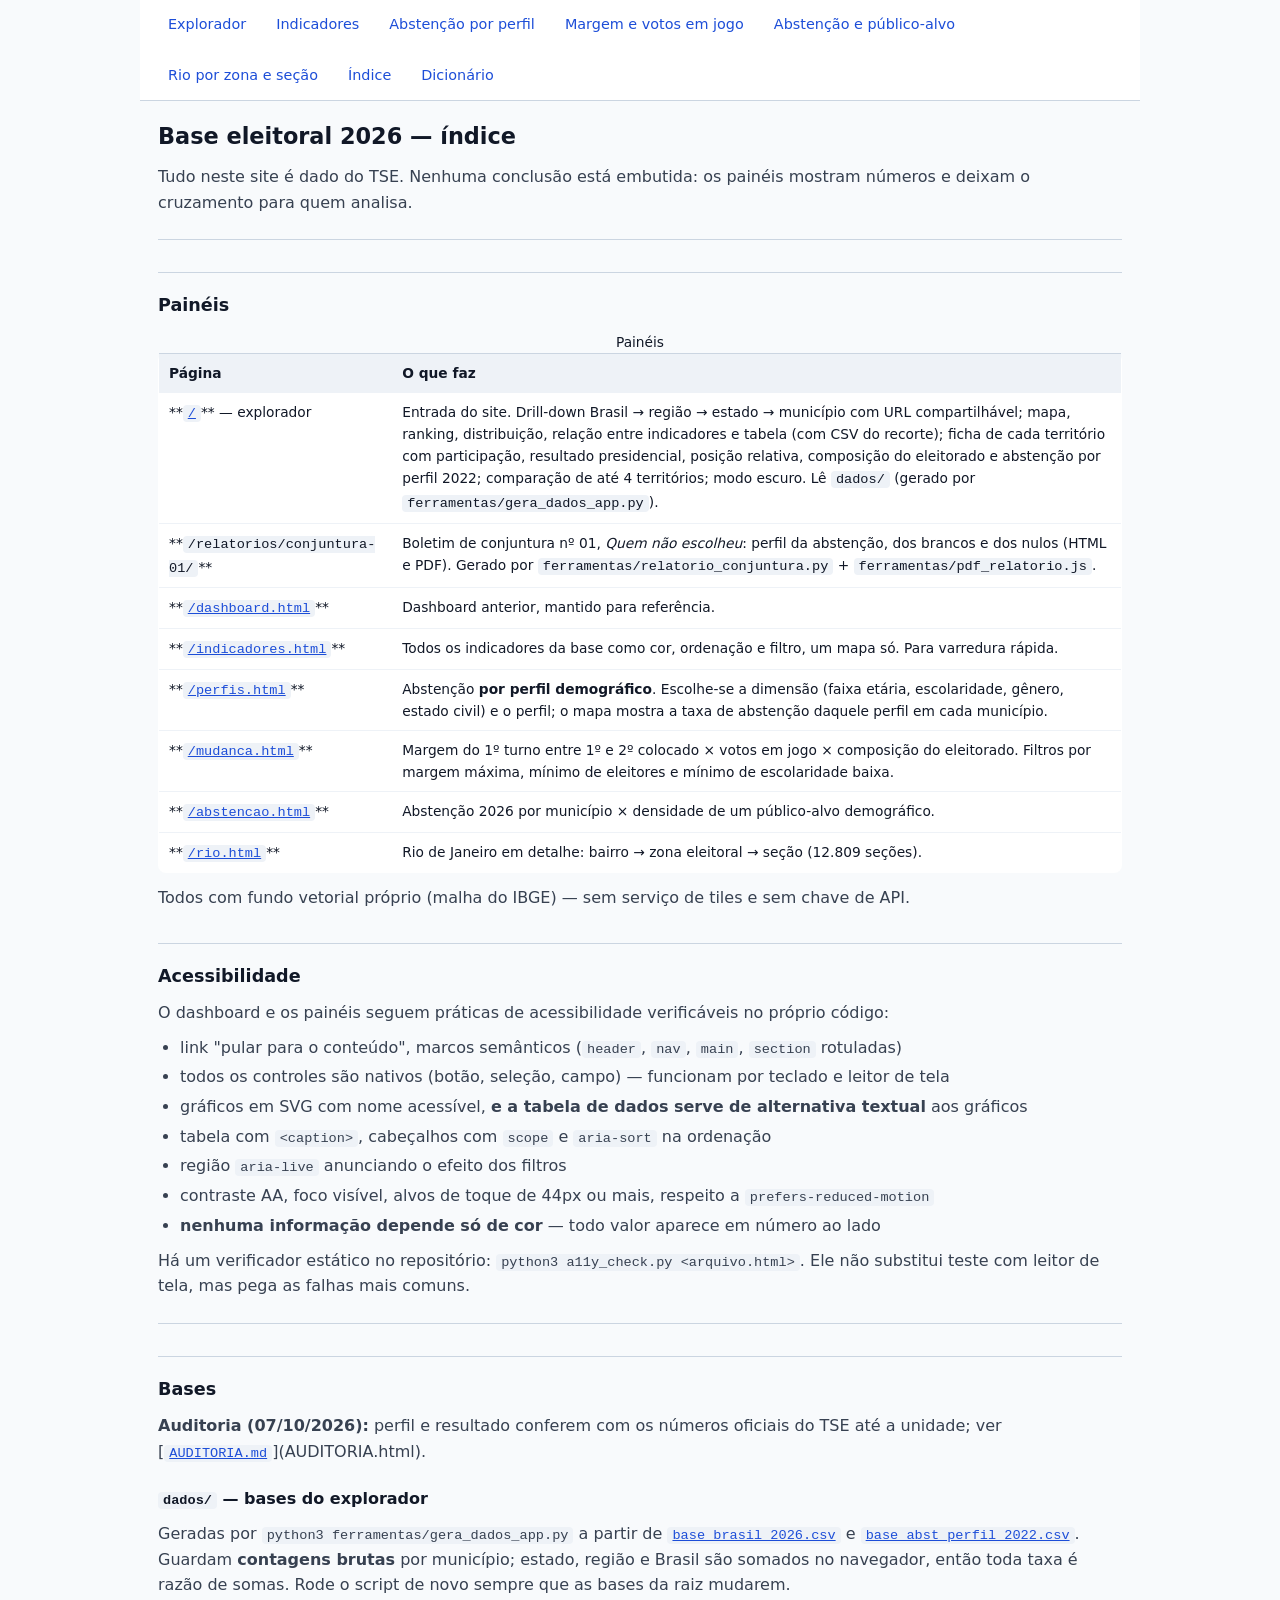
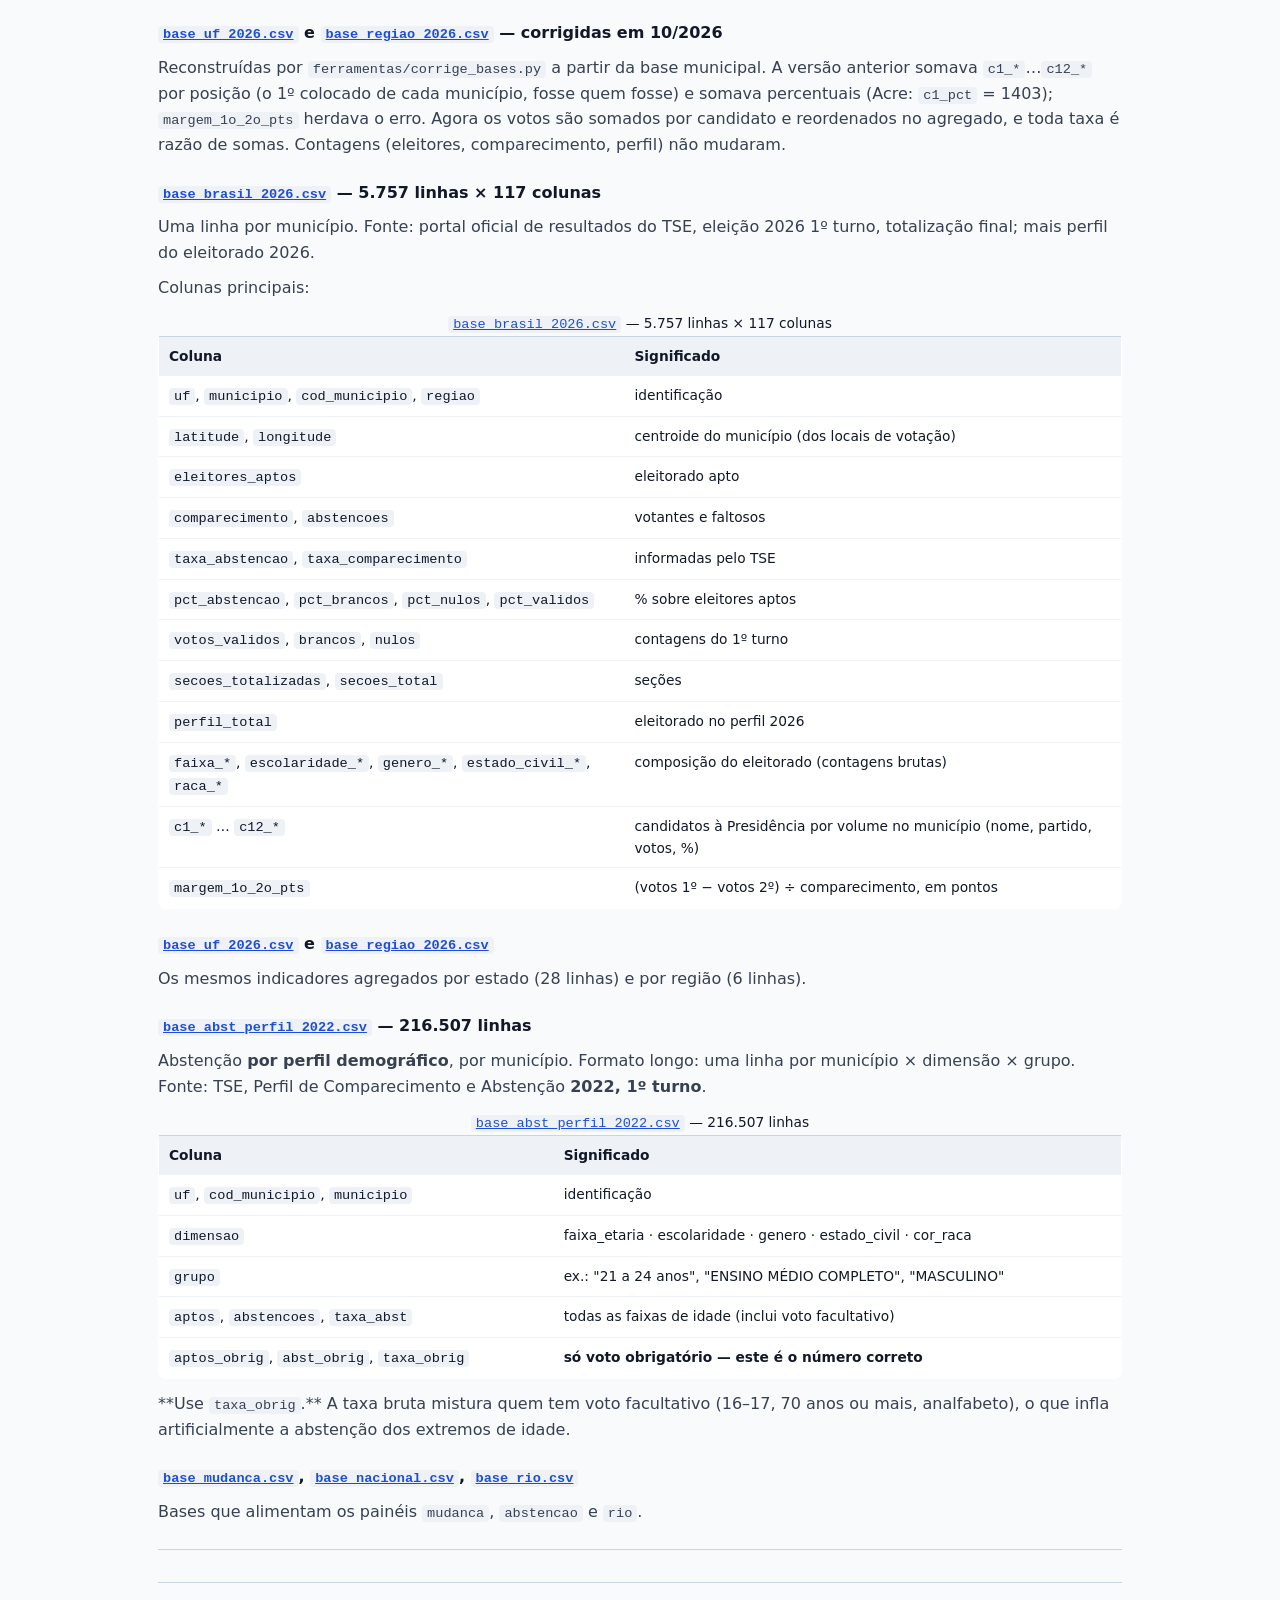
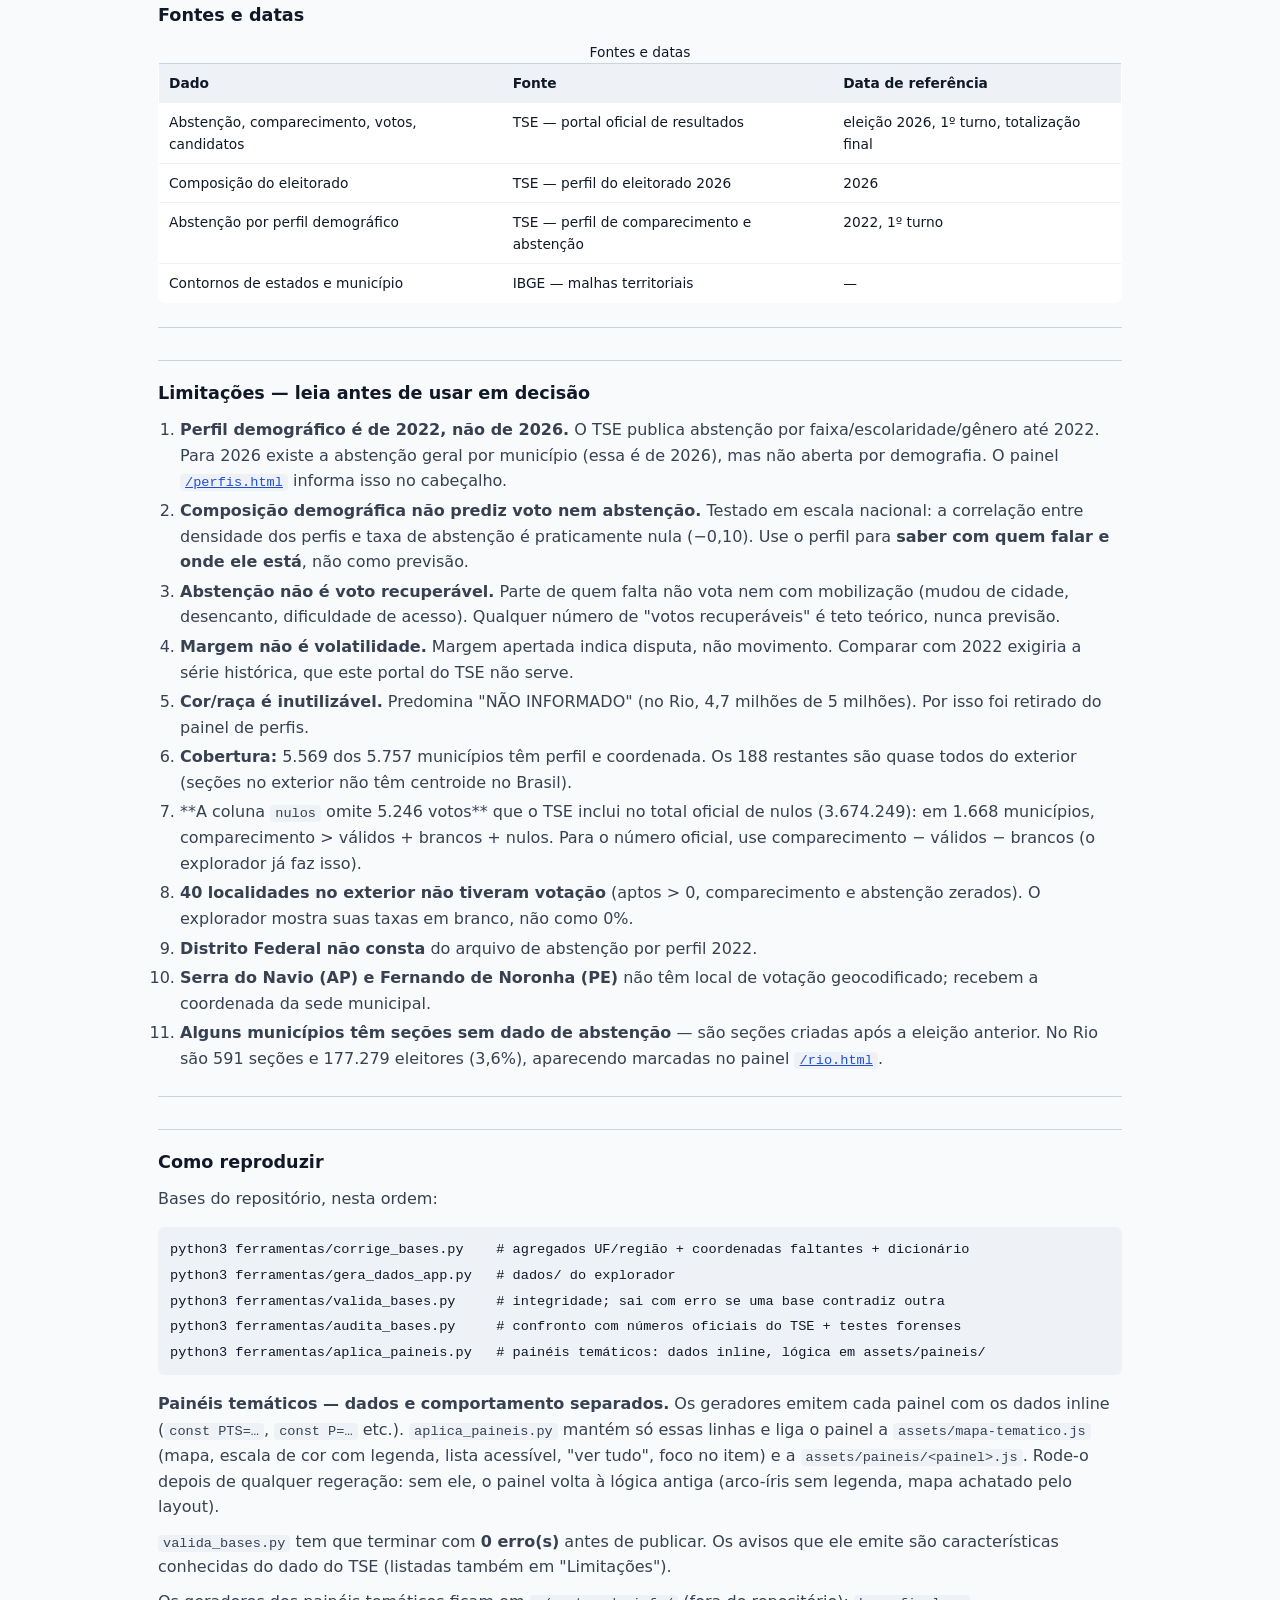
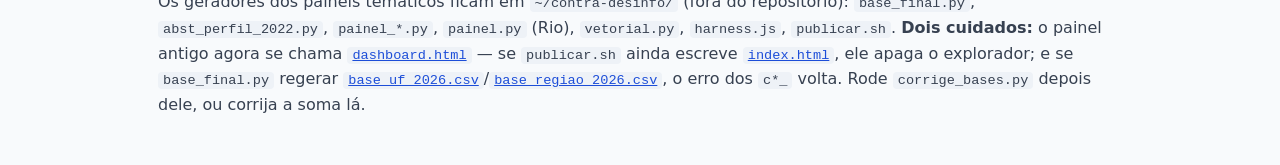
<file: LEIA-ME.html>
<!DOCTYPE html><html lang="pt-BR"><head><meta charset="utf-8">
<meta name="viewport" content="width=device-width,initial-scale=1">
<link rel="icon" href="favicon.svg" type="image/svg+xml">
<title>Base eleitoral 2026 — índice</title><style>*{box-sizing:border-box}body{margin:0;background:#f8fafc;color:#111827;
 font:1rem/1.6 system-ui,-apple-system,"Segoe UI",sans-serif}
.wrap{max-width:1000px;margin:0 auto;padding:22px 18px 70px}
h1{font-size:1.4rem;margin:0 0 8px}
h2{font-size:1.1rem;margin:32px 0 10px;padding-top:18px;border-top:1px solid #cbd5e1}
h3{font-size:1rem;margin:22px 0 8px}
p{margin:9px 0;color:#374151}hr{border:none;border-top:1px solid #cbd5e1;margin:24px 0}
table{border-collapse:collapse;width:100%;margin:12px 0;font-size:.86rem;background:#fff;
 border:1px solid #cbd5e1;border-radius:8px;overflow:hidden}
th,td{padding:8px 10px;text-align:left;border-bottom:1px solid #eef2f7;vertical-align:top}
th{background:#eef2f7;font-weight:600}
tr:last-child td{border-bottom:none}
a{color:#1d4ed8}code{background:#eef2f7;padding:1px 5px;border-radius:4px;font-size:.85rem}
ul,ol{margin:9px 0 9px 22px;padding:0;color:#374151}li{margin:4px 0}
.nav{background:#fff;border-bottom:1px solid #cbd5e1;padding:0 14px;display:flex;
 flex-wrap:wrap;gap:2px;margin:-22px -18px 18px}
.nav a{padding:13px 14px;text-decoration:none;font-size:.9rem;min-height:44px;
 display:flex;align-items:center}
:focus-visible{outline:3px solid #b45309;outline-offset:2px}
@media(prefers-reduced-motion:reduce){*{transition:none!important}}
pre{background:#eef2f7;padding:10px 12px;border-radius:6px;overflow:auto}
.pular:focus{top:0}pre{background:#eef2f7;padding:10px 12px;border-radius:6px;overflow:auto}pre code{background:none;padding:0}
.pular:focus{top:0}pre{background:#eef2f7;padding:10px 12px;border-radius:6px;overflow:auto}pre code{background:none;padding:0}
.pular:focus{top:0}pre{background:#eef2f7;padding:10px 12px;border-radius:6px;overflow:auto}pre code{background:none;padding:0}
.pular:focus{top:0}pre{background:#eef2f7;padding:10px 12px;border-radius:6px;overflow:auto}pre code{background:none;padding:0}
.pular:focus{top:0}pre{background:#eef2f7;padding:10px 12px;border-radius:6px;overflow:auto}pre code{background:none;padding:0}
.pular:focus{top:0}</style></head><body>
<a class="pular" href="#conteudo" style="position:absolute;left:8px;top:-64px;background:#1d4ed8;color:#fff;padding:12px 18px;border-radius:0 0 8px 8px;text-decoration:none;font-weight:600">Pular para o conteúdo</a>
<main id="conteudo"><div class="wrap"><header><nav class="nav" aria-label="Painéis disponíveis"><a href="index.html">Explorador</a><a href="indicadores.html">Indicadores</a><a href="perfis.html">Abstenção por perfil</a><a href="mudanca.html">Margem e votos em jogo</a><a href="abstencao.html">Abstenção e público-alvo</a><a href="rio.html">Rio por zona e seção</a><a href="LEIA-ME.html">Índice</a><a href="DICIONARIO.html">Dicionário</a></nav></header>
<h1>Base eleitoral 2026 — índice</h1>
<p>Tudo neste site é dado do TSE. Nenhuma conclusão está embutida: os painéis mostram números e deixam o cruzamento para quem analisa.</p>
<hr>
<h2>Painéis</h2>
<table><caption>Painéis</caption>
<tr><th scope="col">Página</th><th scope="col">O que faz</th></tr>
<tr><td>**<a href="index.html"><code>/</code></a>** — explorador</td><td>Entrada do site. Drill-down Brasil → região → estado → município com URL compartilhável; mapa, ranking, distribuição, relação entre indicadores e tabela (com CSV do recorte); ficha de cada território com participação, resultado presidencial, posição relativa, composição do eleitorado e abstenção por perfil 2022; comparação de até 4 territórios; modo escuro. Lê <code>dados/</code> (gerado por <code>ferramentas/gera_dados_app.py</code>).</td></tr>
<tr><td>**<code>/relatorios/conjuntura-01/</code>**</td><td>Boletim de conjuntura nº 01, <i>Quem não escolheu</i>: perfil da abstenção, dos brancos e dos nulos (HTML e PDF). Gerado por <code>ferramentas/relatorio_conjuntura.py</code> + <code>ferramentas/pdf_relatorio.js</code>.</td></tr>
<tr><td>**<a href="dashboard.html"><code>/dashboard.html</code></a>**</td><td>Dashboard anterior, mantido para referência.</td></tr>
<tr><td>**<a href="indicadores.html"><code>/indicadores.html</code></a>**</td><td>Todos os indicadores da base como cor, ordenação e filtro, um mapa só. Para varredura rápida.</td></tr>
<tr><td>**<a href="perfis.html"><code>/perfis.html</code></a>**</td><td>Abstenção <b>por perfil demográfico</b>. Escolhe-se a dimensão (faixa etária, escolaridade, gênero, estado civil) e o perfil; o mapa mostra a taxa de abstenção daquele perfil em cada município.</td></tr>
<tr><td>**<a href="mudanca.html"><code>/mudanca.html</code></a>**</td><td>Margem do 1º turno entre 1º e 2º colocado × votos em jogo × composição do eleitorado. Filtros por margem máxima, mínimo de eleitores e mínimo de escolaridade baixa.</td></tr>
<tr><td>**<a href="abstencao.html"><code>/abstencao.html</code></a>**</td><td>Abstenção 2026 por município × densidade de um público-alvo demográfico.</td></tr>
<tr><td>**<a href="rio.html"><code>/rio.html</code></a>**</td><td>Rio de Janeiro em detalhe: bairro → zona eleitoral → seção (12.809 seções).</td></tr>
</table>
<p>Todos com fundo vetorial próprio (malha do IBGE) — sem serviço de tiles e sem chave de API.</p>
<h2>Acessibilidade</h2>
<p>O dashboard e os painéis seguem práticas de acessibilidade verificáveis no próprio código:</p>
<ul><li>link "pular para o conteúdo", marcos semânticos (<code>header</code>, <code>nav</code>, <code>main</code>, <code>section</code> rotuladas)</li><li>todos os controles são nativos (botão, seleção, campo) — funcionam por teclado e leitor de tela</li><li>gráficos em SVG com nome acessível, <b>e a tabela de dados serve de alternativa textual</b> aos gráficos</li><li>tabela com <code>&lt;caption&gt;</code>, cabeçalhos com <code>scope</code> e <code>aria-sort</code> na ordenação</li><li>região <code>aria-live</code> anunciando o efeito dos filtros</li><li>contraste AA, foco visível, alvos de toque de 44px ou mais, respeito a <code>prefers-reduced-motion</code></li><li><b>nenhuma informação depende só de cor</b> — todo valor aparece em número ao lado</li></ul>
<p>Há um verificador estático no repositório: <code>python3 a11y_check.py &lt;arquivo.html&gt;</code>. Ele não substitui teste com leitor de tela, mas pega as falhas mais comuns.</p>
<hr>
<h2>Bases</h2>
<p><b>Auditoria (07/10/2026):</b> perfil e resultado conferem com os números oficiais do TSE até a unidade; ver [<a href="AUDITORIA.md"><code>AUDITORIA.md</code></a>](AUDITORIA.html).</p>
<h3><code>dados/</code> — bases do explorador</h3>
<p>Geradas por <code>python3 ferramentas/gera_dados_app.py</code> a partir de <a href="base_brasil_2026.csv"><code>base_brasil_2026.csv</code></a> e <a href="base_abst_perfil_2022.csv"><code>base_abst_perfil_2022.csv</code></a>. Guardam <b>contagens brutas</b> por município; estado, região e Brasil são somados no navegador, então toda taxa é razão de somas. Rode o script de novo sempre que as bases da raiz mudarem.</p>
<h3><a href="base_uf_2026.csv"><code>base_uf_2026.csv</code></a> e <a href="base_regiao_2026.csv"><code>base_regiao_2026.csv</code></a> — corrigidas em 10/2026</h3>
<p>Reconstruídas por <code>ferramentas/corrige_bases.py</code> a partir da base municipal. A versão anterior somava <code>c1_*</code>…<code>c12_*</code> por posição (o 1º colocado de cada município, fosse quem fosse) e somava percentuais (Acre: <code>c1_pct</code> = 1403); <code>margem_1o_2o_pts</code> herdava o erro. Agora os votos são somados por candidato e reordenados no agregado, e toda taxa é razão de somas. Contagens (eleitores, comparecimento, perfil) não mudaram.</p>
<h3><a href="base_brasil_2026.csv"><code>base_brasil_2026.csv</code></a> — 5.757 linhas × 117 colunas</h3>
<p>Uma linha por município. Fonte: portal oficial de resultados do TSE, eleição 2026 1º turno, totalização final; mais perfil do eleitorado 2026.</p>
<p>Colunas principais:</p>
<table><caption><a href="base_brasil_2026.csv"><code>base_brasil_2026.csv</code></a> — 5.757 linhas × 117 colunas</caption>
<tr><th scope="col">Coluna</th><th scope="col">Significado</th></tr>
<tr><td><code>uf</code>, <code>municipio</code>, <code>cod_municipio</code>, <code>regiao</code></td><td>identificação</td></tr>
<tr><td><code>latitude</code>, <code>longitude</code></td><td>centroide do município (dos locais de votação)</td></tr>
<tr><td><code>eleitores_aptos</code></td><td>eleitorado apto</td></tr>
<tr><td><code>comparecimento</code>, <code>abstencoes</code></td><td>votantes e faltosos</td></tr>
<tr><td><code>taxa_abstencao</code>, <code>taxa_comparecimento</code></td><td>informadas pelo TSE</td></tr>
<tr><td><code>pct_abstencao</code>, <code>pct_brancos</code>, <code>pct_nulos</code>, <code>pct_validos</code></td><td>% sobre eleitores aptos</td></tr>
<tr><td><code>votos_validos</code>, <code>brancos</code>, <code>nulos</code></td><td>contagens do 1º turno</td></tr>
<tr><td><code>secoes_totalizadas</code>, <code>secoes_total</code></td><td>seções</td></tr>
<tr><td><code>perfil_total</code></td><td>eleitorado no perfil 2026</td></tr>
<tr><td><code>faixa_*</code>, <code>escolaridade_*</code>, <code>genero_*</code>, <code>estado_civil_*</code>, <code>raca_*</code></td><td>composição do eleitorado (contagens brutas)</td></tr>
<tr><td><code>c1_*</code> … <code>c12_*</code></td><td>candidatos à Presidência por volume no município (nome, partido, votos, %)</td></tr>
<tr><td><code>margem_1o_2o_pts</code></td><td>(votos 1º − votos 2º) ÷ comparecimento, em pontos</td></tr>
</table>
<h3><a href="base_uf_2026.csv"><code>base_uf_2026.csv</code></a> e <a href="base_regiao_2026.csv"><code>base_regiao_2026.csv</code></a></h3>
<p>Os mesmos indicadores agregados por estado (28 linhas) e por região (6 linhas).</p>
<h3><a href="base_abst_perfil_2022.csv"><code>base_abst_perfil_2022.csv</code></a> — 216.507 linhas</h3>
<p>Abstenção <b>por perfil demográfico</b>, por município. Formato longo: uma linha por município × dimensão × grupo. Fonte: TSE, Perfil de Comparecimento e Abstenção <b>2022, 1º turno</b>.</p>
<table><caption><a href="base_abst_perfil_2022.csv"><code>base_abst_perfil_2022.csv</code></a> — 216.507 linhas</caption>
<tr><th scope="col">Coluna</th><th scope="col">Significado</th></tr>
<tr><td><code>uf</code>, <code>cod_municipio</code>, <code>municipio</code></td><td>identificação</td></tr>
<tr><td><code>dimensao</code></td><td>faixa_etaria · escolaridade · genero · estado_civil · cor_raca</td></tr>
<tr><td><code>grupo</code></td><td>ex.: "21 a 24 anos", "ENSINO MÉDIO COMPLETO", "MASCULINO"</td></tr>
<tr><td><code>aptos</code>, <code>abstencoes</code>, <code>taxa_abst</code></td><td>todas as faixas de idade (inclui voto facultativo)</td></tr>
<tr><td><code>aptos_obrig</code>, <code>abst_obrig</code>, <code>taxa_obrig</code></td><td><b>só voto obrigatório — este é o número correto</b></td></tr>
</table>
<p>**Use <code>taxa_obrig</code>.** A taxa bruta mistura quem tem voto facultativo (16–17, 70 anos ou mais, analfabeto), o que infla artificialmente a abstenção dos extremos de idade.</p>
<h3><a href="base_mudanca.csv"><code>base_mudanca.csv</code></a>, <a href="base_nacional.csv"><code>base_nacional.csv</code></a>, <a href="base_rio.csv"><code>base_rio.csv</code></a></h3>
<p>Bases que alimentam os painéis <code>mudanca</code>, <code>abstencao</code> e <code>rio</code>.</p>
<hr>
<h2>Fontes e datas</h2>
<table><caption>Fontes e datas</caption>
<tr><th scope="col">Dado</th><th scope="col">Fonte</th><th scope="col">Data de referência</th></tr>
<tr><td>Abstenção, comparecimento, votos, candidatos</td><td>TSE — portal oficial de resultados</td><td>eleição 2026, 1º turno, totalização final</td></tr>
<tr><td>Composição do eleitorado</td><td>TSE — perfil do eleitorado 2026</td><td>2026</td></tr>
<tr><td>Abstenção por perfil demográfico</td><td>TSE — perfil de comparecimento e abstenção</td><td>2022, 1º turno</td></tr>
<tr><td>Contornos de estados e município</td><td>IBGE — malhas territoriais</td><td>—</td></tr>
</table>
<hr>
<h2>Limitações — leia antes de usar em decisão</h2>
<ol><li><b>Perfil demográfico é de 2022, não de 2026.</b> O TSE publica abstenção por faixa/escolaridade/gênero até 2022. Para 2026 existe a abstenção geral por município (essa é de 2026), mas não aberta por demografia. O painel <a href="perfis.html"><code>/perfis.html</code></a> informa isso no cabeçalho.</li><li><b>Composição demográfica não prediz voto nem abstenção.</b> Testado em escala nacional: a correlação entre densidade dos perfis e taxa de abstenção é praticamente nula (−0,10). Use o perfil para <b>saber com quem falar e onde ele está</b>, não como previsão.</li><li><b>Abstenção não é voto recuperável.</b> Parte de quem falta não vota nem com mobilização (mudou de cidade, desencanto, dificuldade de acesso). Qualquer número de "votos recuperáveis" é teto teórico, nunca previsão.</li><li><b>Margem não é volatilidade.</b> Margem apertada indica disputa, não movimento. Comparar com 2022 exigiria a série histórica, que este portal do TSE não serve.</li><li><b>Cor/raça é inutilizável.</b> Predomina "NÃO INFORMADO" (no Rio, 4,7 milhões de 5 milhões). Por isso foi retirado do painel de perfis.</li><li><b>Cobertura:</b> 5.569 dos 5.757 municípios têm perfil e coordenada. Os 188 restantes são quase todos do exterior (seções no exterior não têm centroide no Brasil).</li><li>**A coluna <code>nulos</code> omite 5.246 votos** que o TSE inclui no total oficial de nulos (3.674.249): em 1.668 municípios, comparecimento &gt; válidos + brancos + nulos. Para o número oficial, use comparecimento − válidos − brancos (o explorador já faz isso).</li><li><b>40 localidades no exterior não tiveram votação</b> (aptos &gt; 0, comparecimento e abstenção zerados). O explorador mostra suas taxas em branco, não como 0%.</li><li><b>Distrito Federal não consta</b> do arquivo de abstenção por perfil 2022.</li><li><b>Serra do Navio (AP) e Fernando de Noronha (PE)</b> não têm local de votação geocodificado; recebem a coordenada da sede municipal.</li><li><b>Alguns municípios têm seções sem dado de abstenção</b> — são seções criadas após a eleição anterior. No Rio são 591 seções e 177.279 eleitores (3,6%), aparecendo marcadas no painel <a href="rio.html"><code>/rio.html</code></a>.</li></ol>
<hr>
<h2>Como reproduzir</h2>
<p>Bases do repositório, nesta ordem:</p>
<pre><code>python3 ferramentas/corrige_bases.py    # agregados UF/região + coordenadas faltantes + dicionário
python3 ferramentas/gera_dados_app.py   # dados/ do explorador
python3 ferramentas/valida_bases.py     # integridade; sai com erro se uma base contradiz outra
python3 ferramentas/audita_bases.py     # confronto com números oficiais do TSE + testes forenses
python3 ferramentas/aplica_paineis.py   # painéis temáticos: dados inline, lógica em assets/paineis/</code></pre>
<p><b>Painéis temáticos — dados e comportamento separados.</b> Os geradores emitem cada painel com os dados inline (<code>const PTS=…</code>, <code>const P=…</code> etc.). <code>aplica_paineis.py</code> mantém só essas linhas e liga o painel a <code>assets/mapa-tematico.js</code> (mapa, escala de cor com legenda, lista acessível, "ver tudo", foco no item) e a <code>assets/paineis/&lt;painel&gt;.js</code>. Rode-o depois de qualquer regeração: sem ele, o painel volta à lógica antiga (arco-íris sem legenda, mapa achatado pelo layout).</p>
<p><code>valida_bases.py</code> tem que terminar com <b>0 erro(s)</b> antes de publicar. Os avisos que ele emite são características conhecidas do dado do TSE (listadas também em "Limitações").</p>
<p>Os geradores dos painéis temáticos ficam em <code>~/contra-desinfo/</code> (fora do repositório): <code>base_final.py</code>, <code>abst_perfil_2022.py</code>, <code>painel_*.py</code>, <code>painel.py</code> (Rio), <code>vetorial.py</code>, <code>harness.js</code>, <code>publicar.sh</code>. <b>Dois cuidados:</b> o painel antigo agora se chama <a href="dashboard.html"><code>dashboard.html</code></a> — se <code>publicar.sh</code> ainda escreve <a href="index.html"><code>index.html</code></a>, ele apaga o explorador; e se <code>base_final.py</code> regerar <a href="base_uf_2026.csv"><code>base_uf_2026.csv</code></a>/<a href="base_regiao_2026.csv"><code>base_regiao_2026.csv</code></a>, o erro dos <code>c*_</code> volta. Rode <code>corrige_bases.py</code> depois dele, ou corrija a soma lá.</p>
</div></main></body></html>
</file>
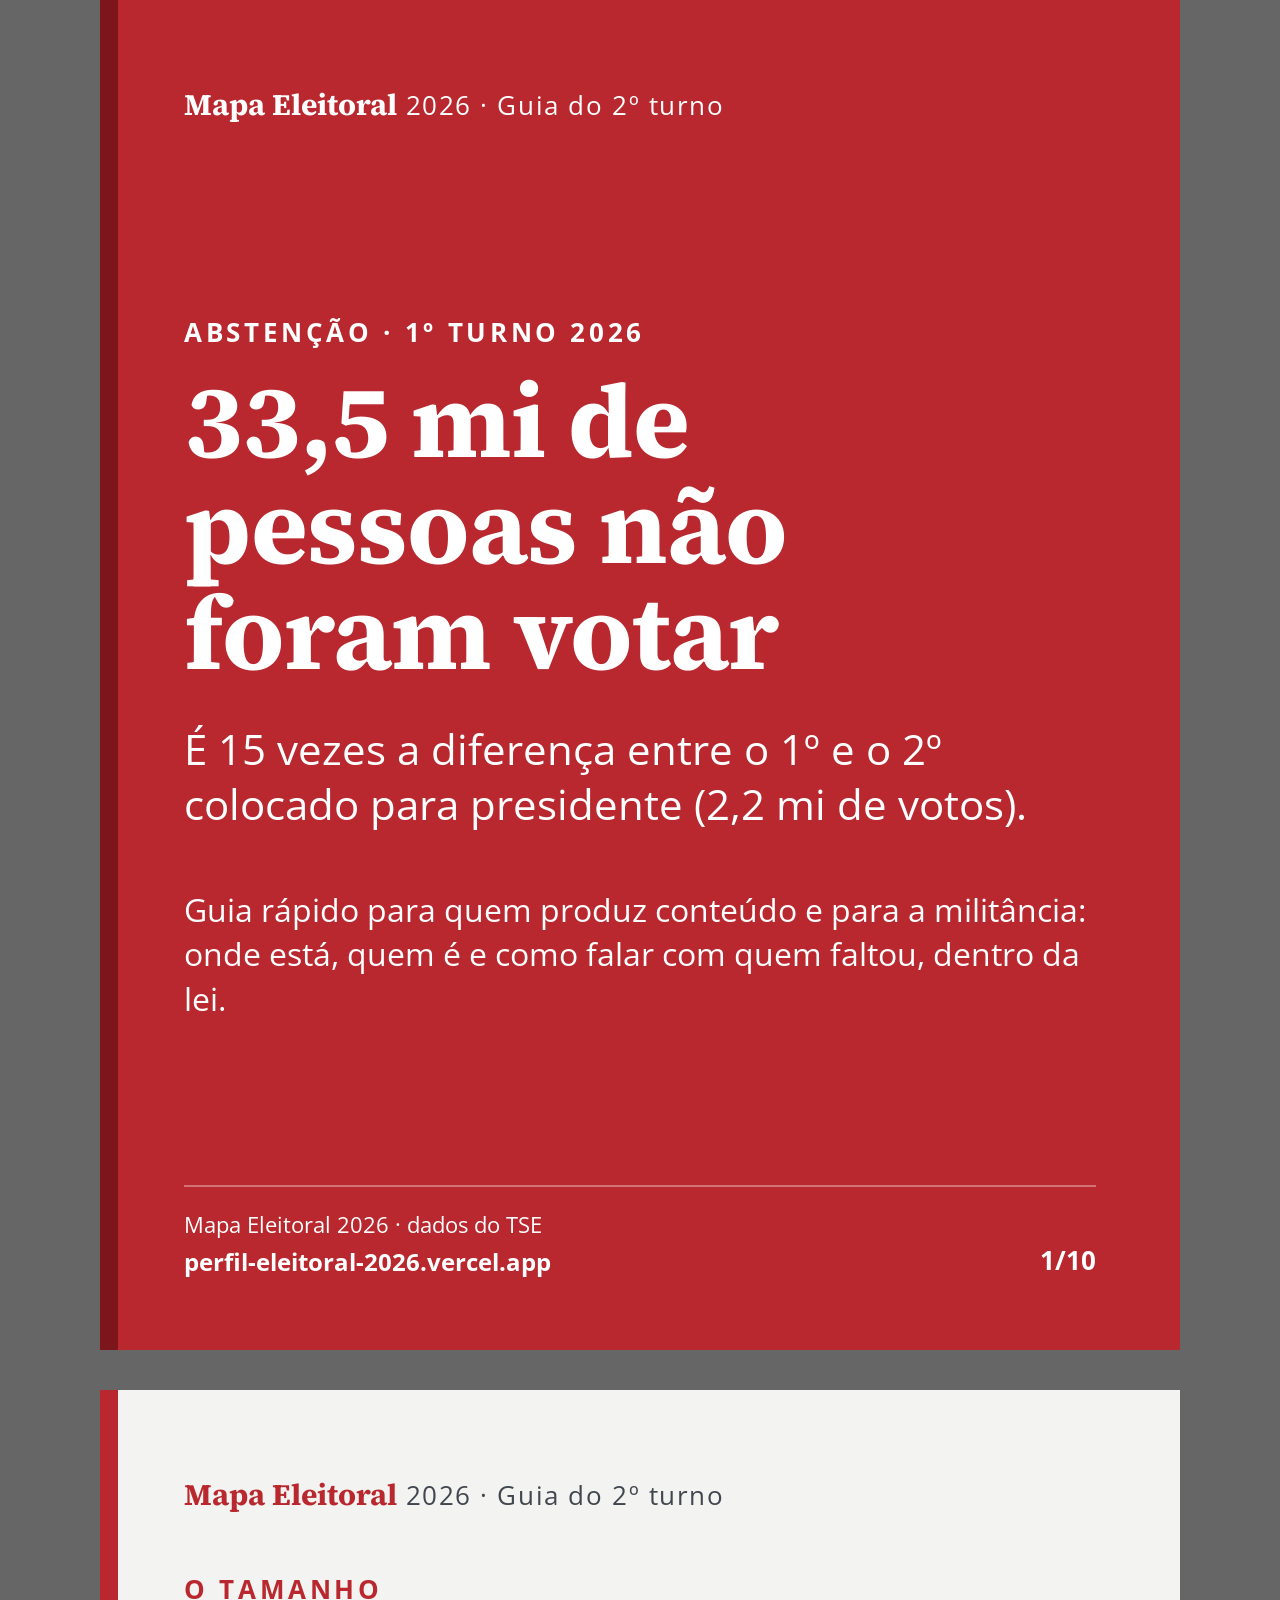
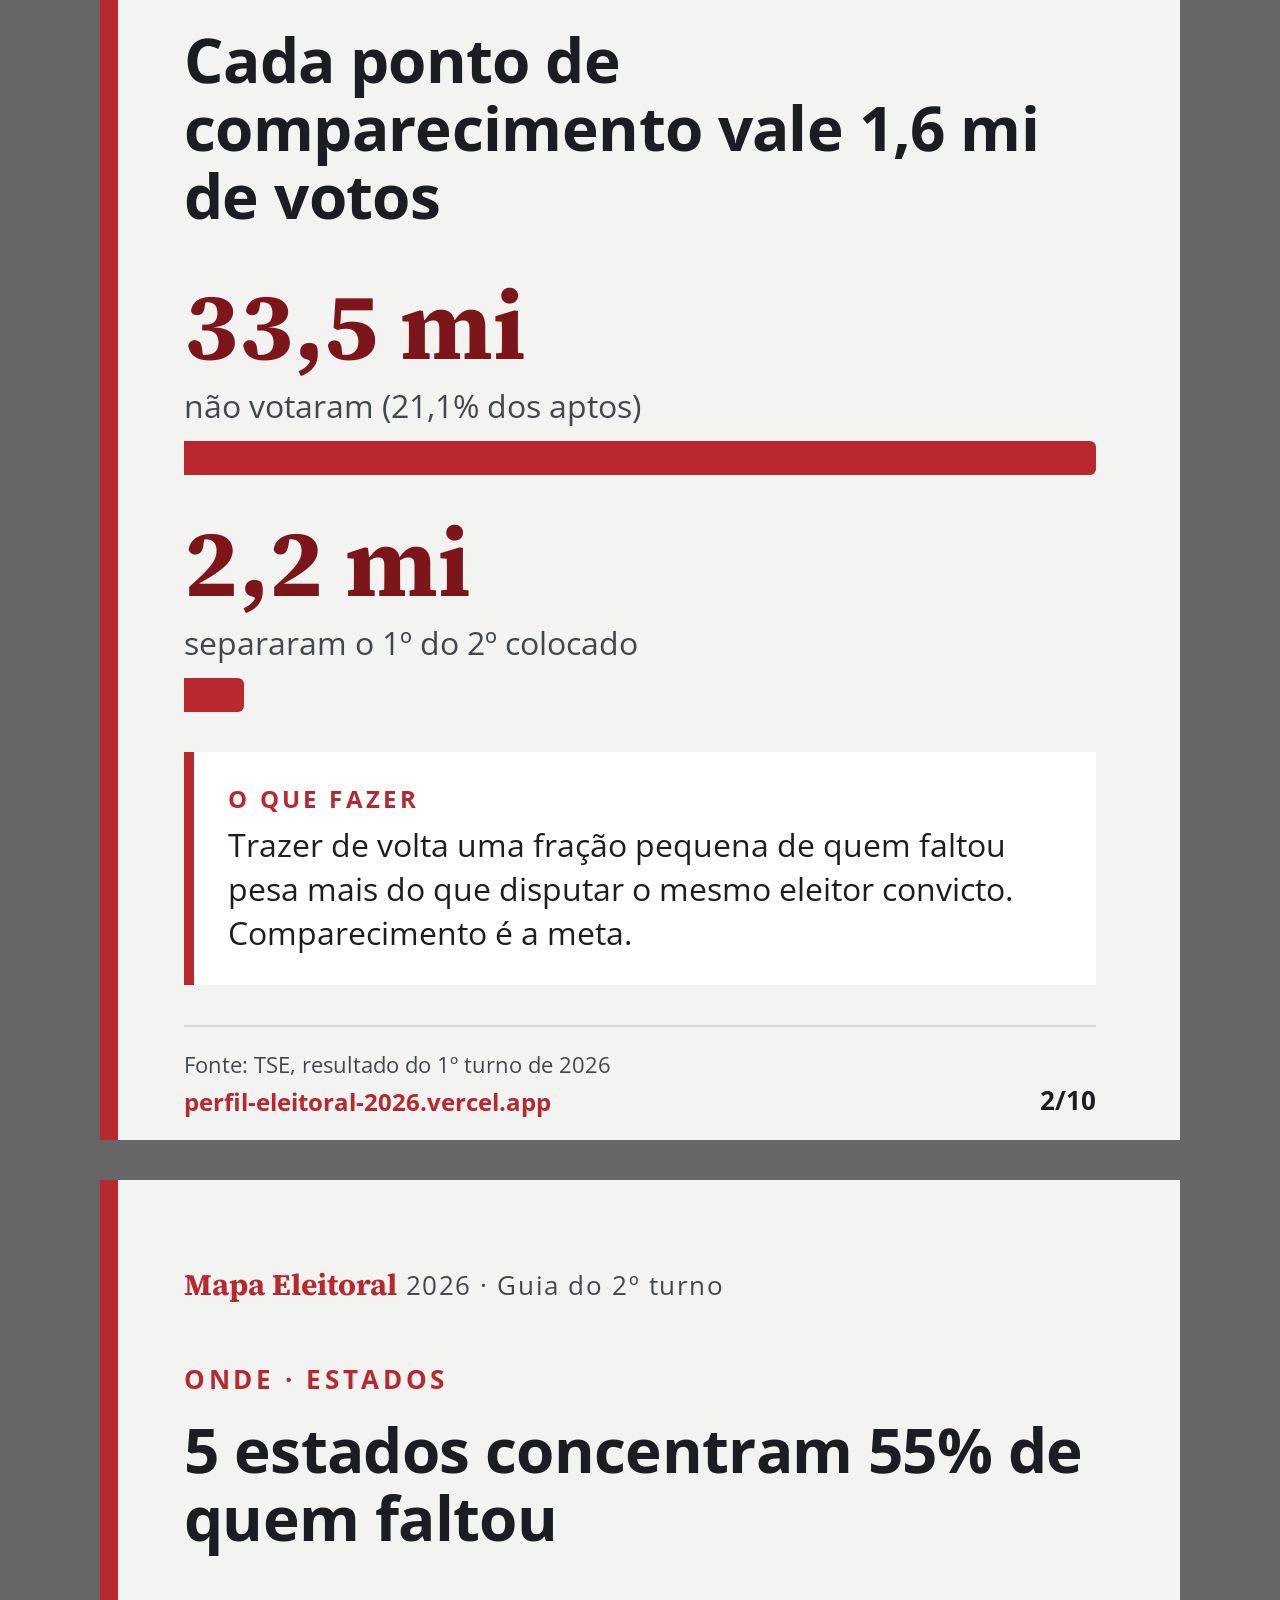
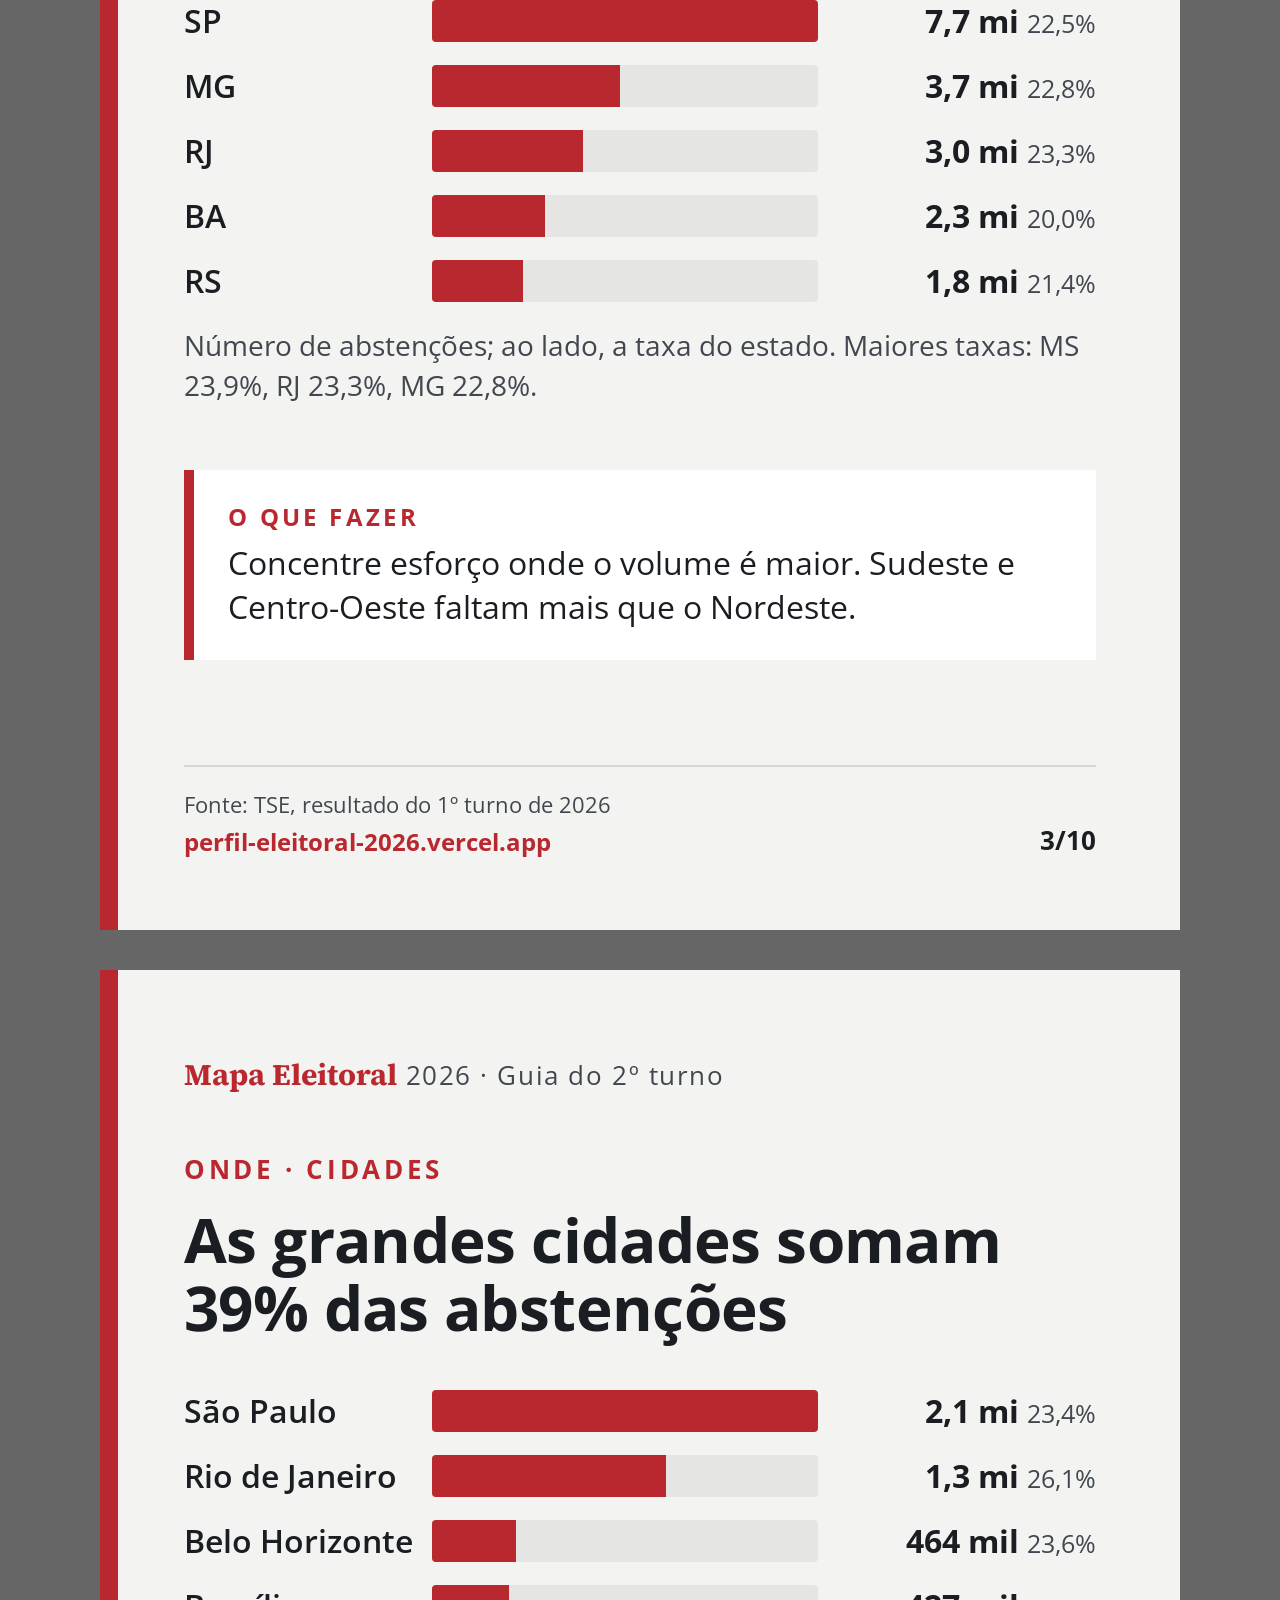
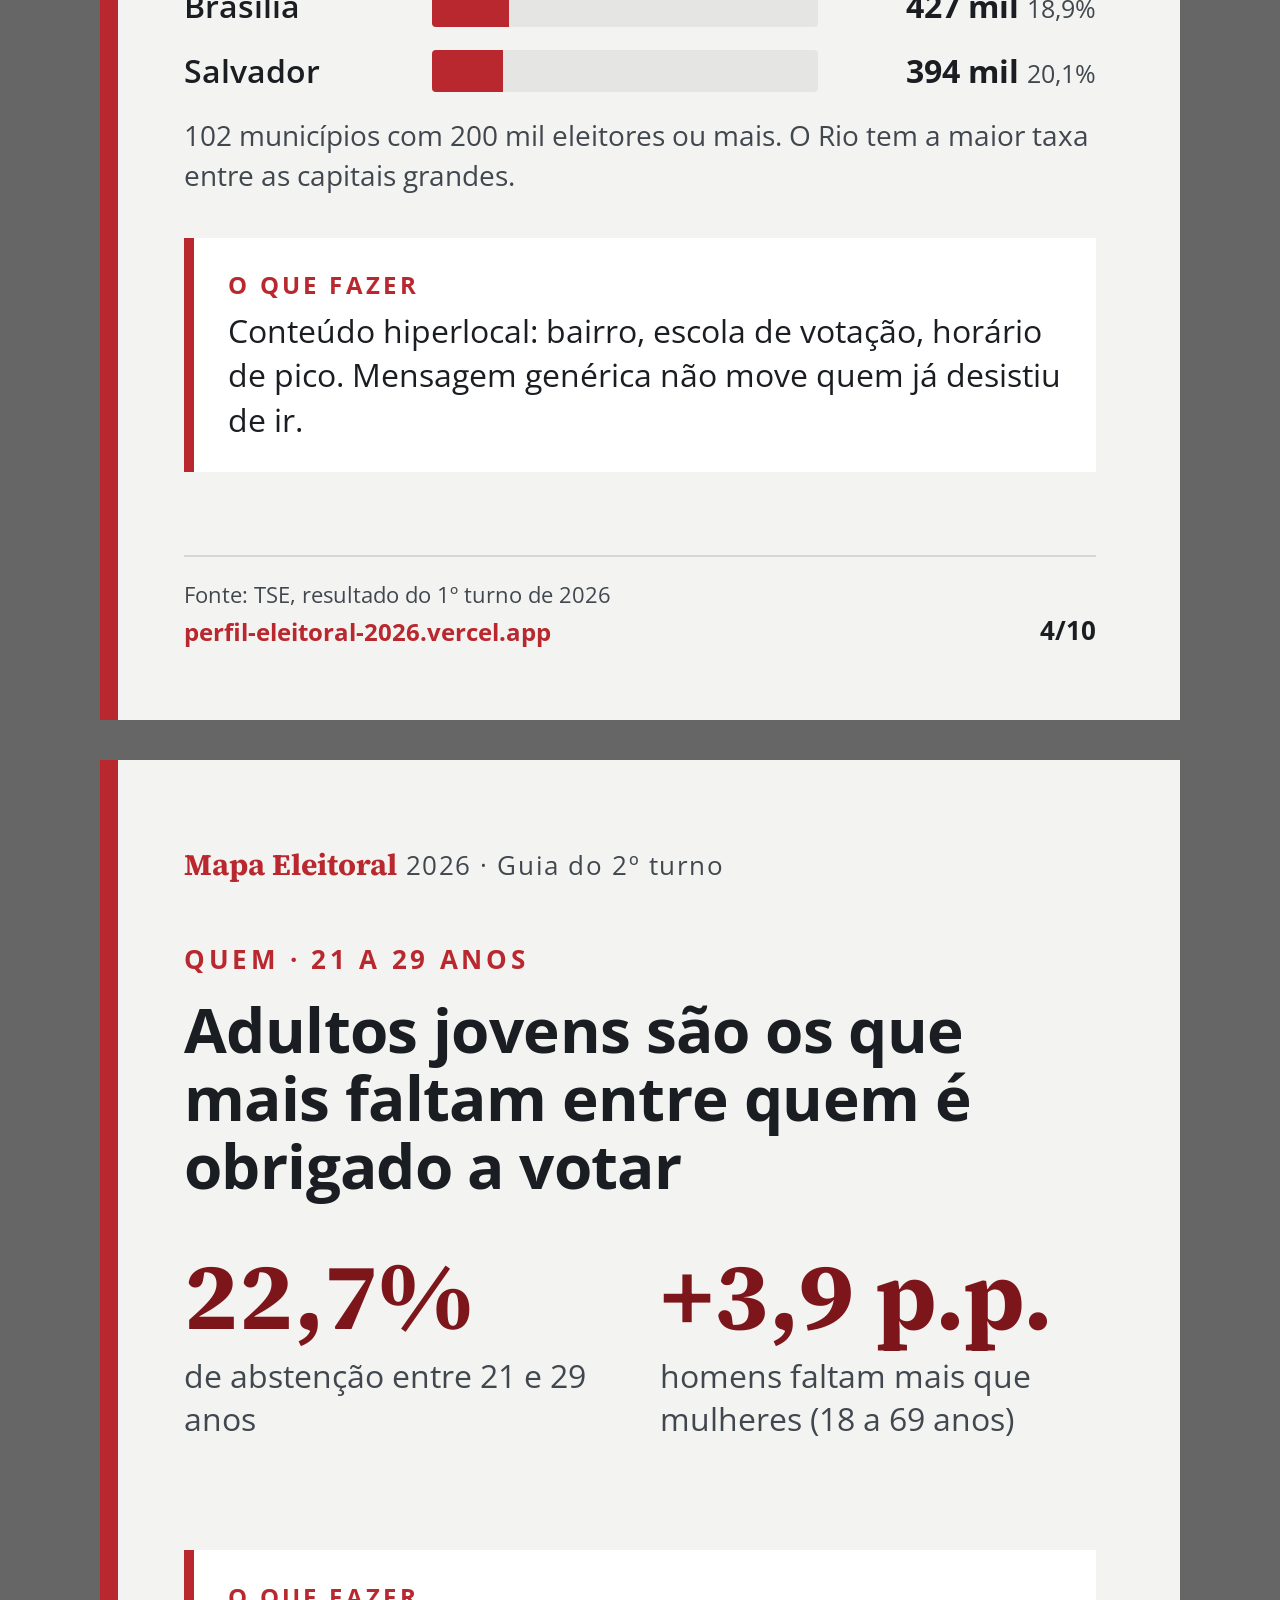
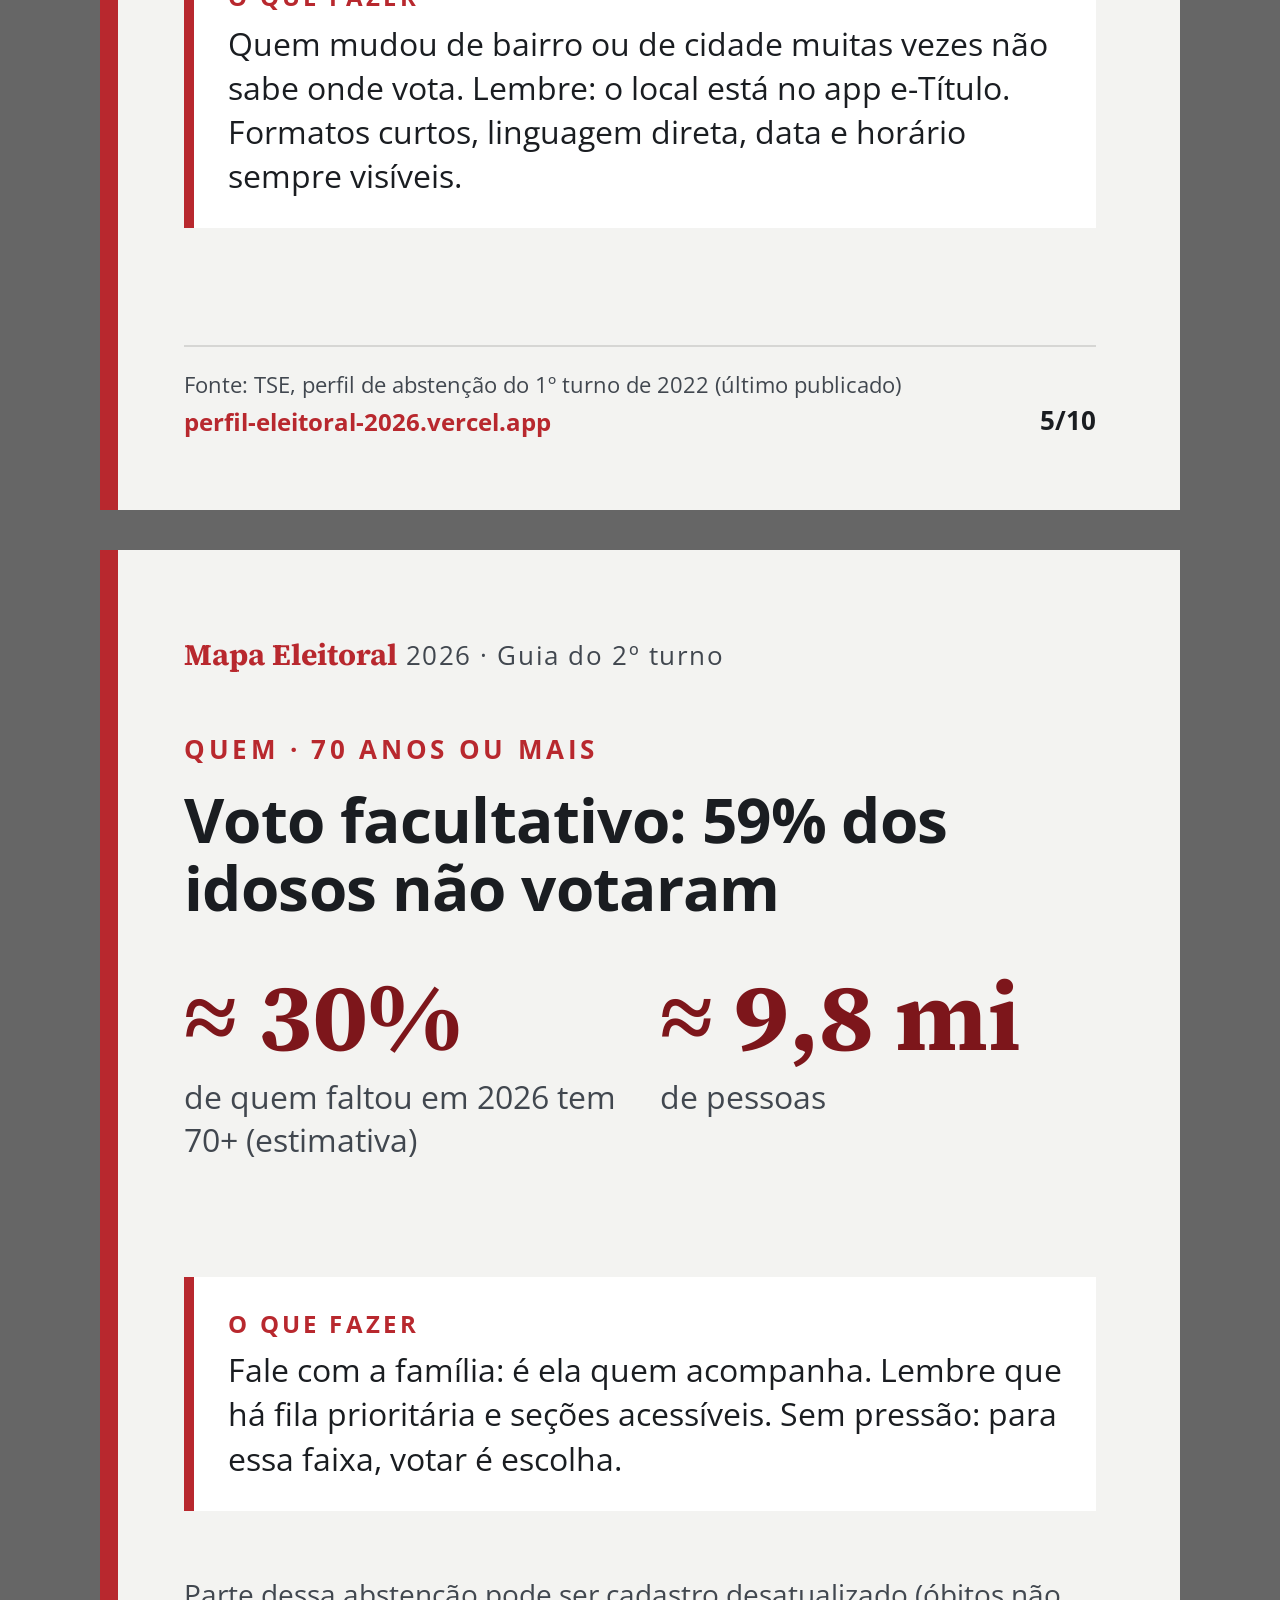
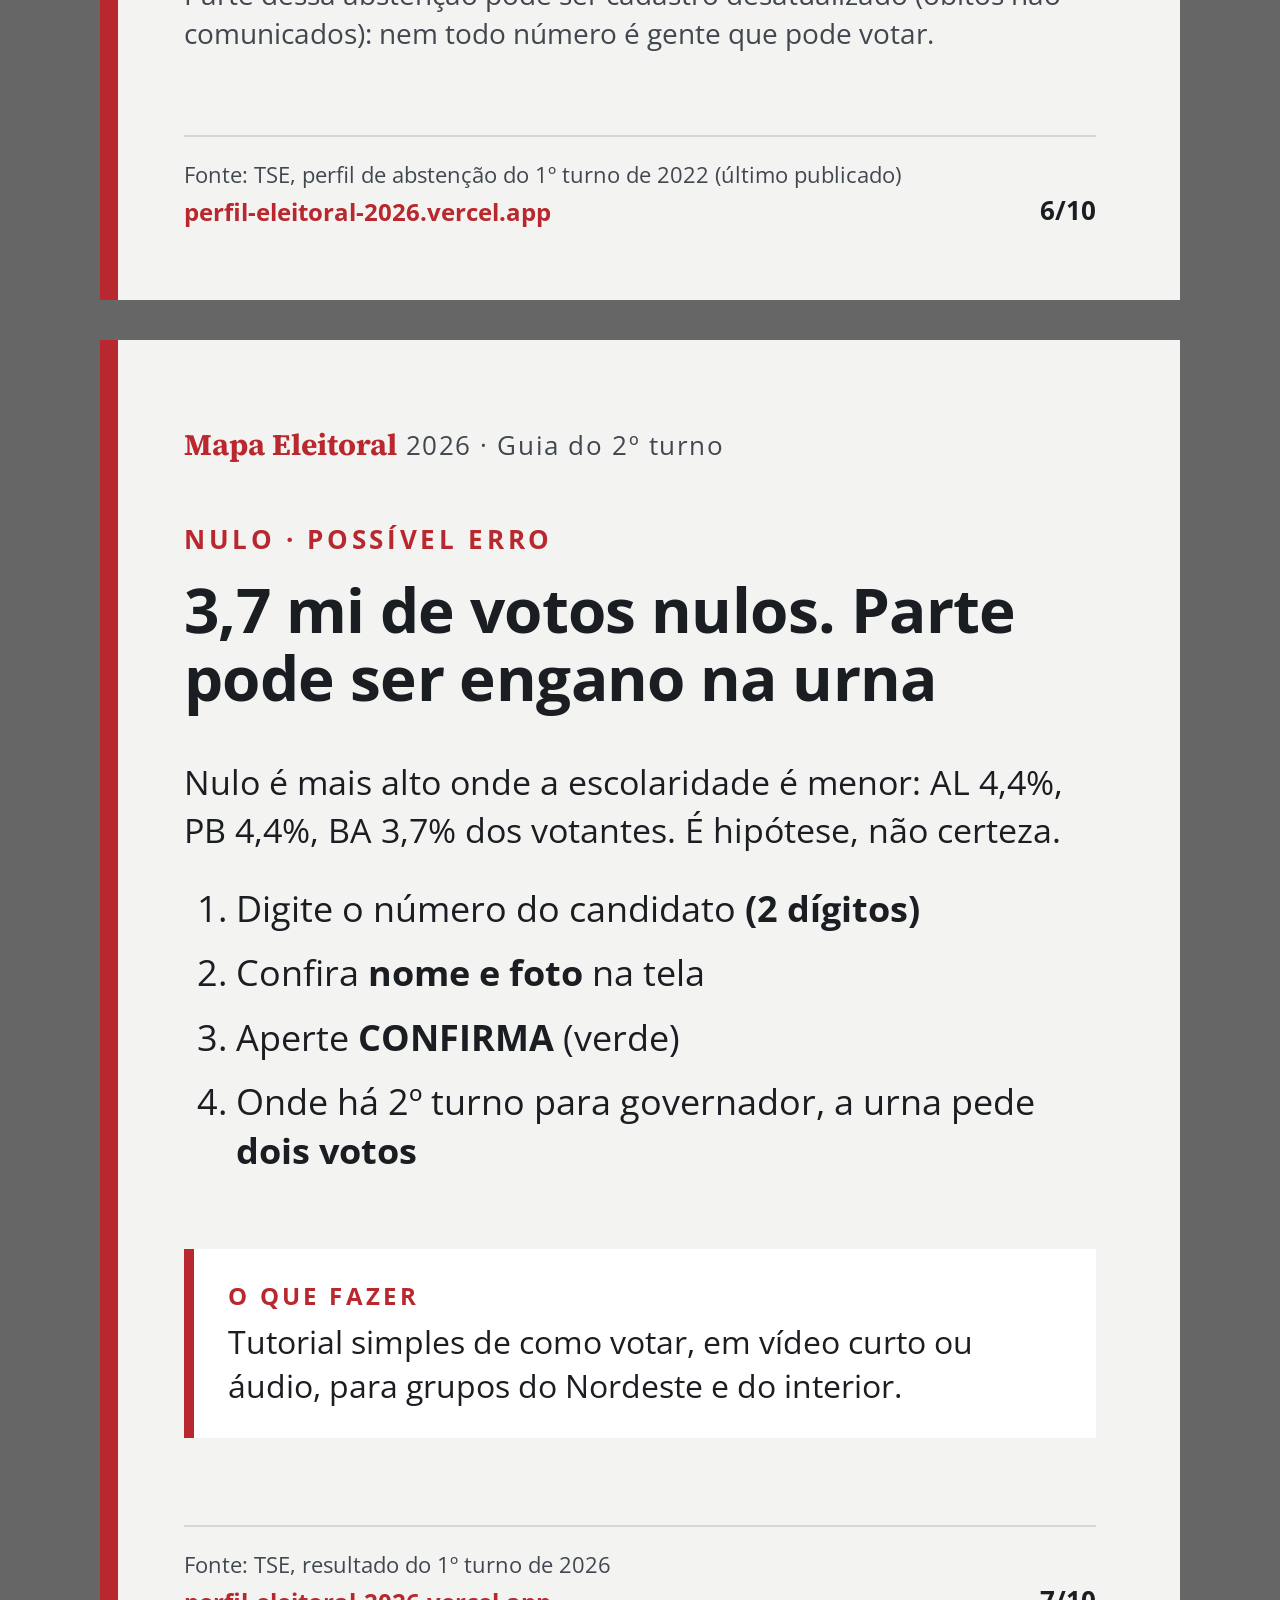
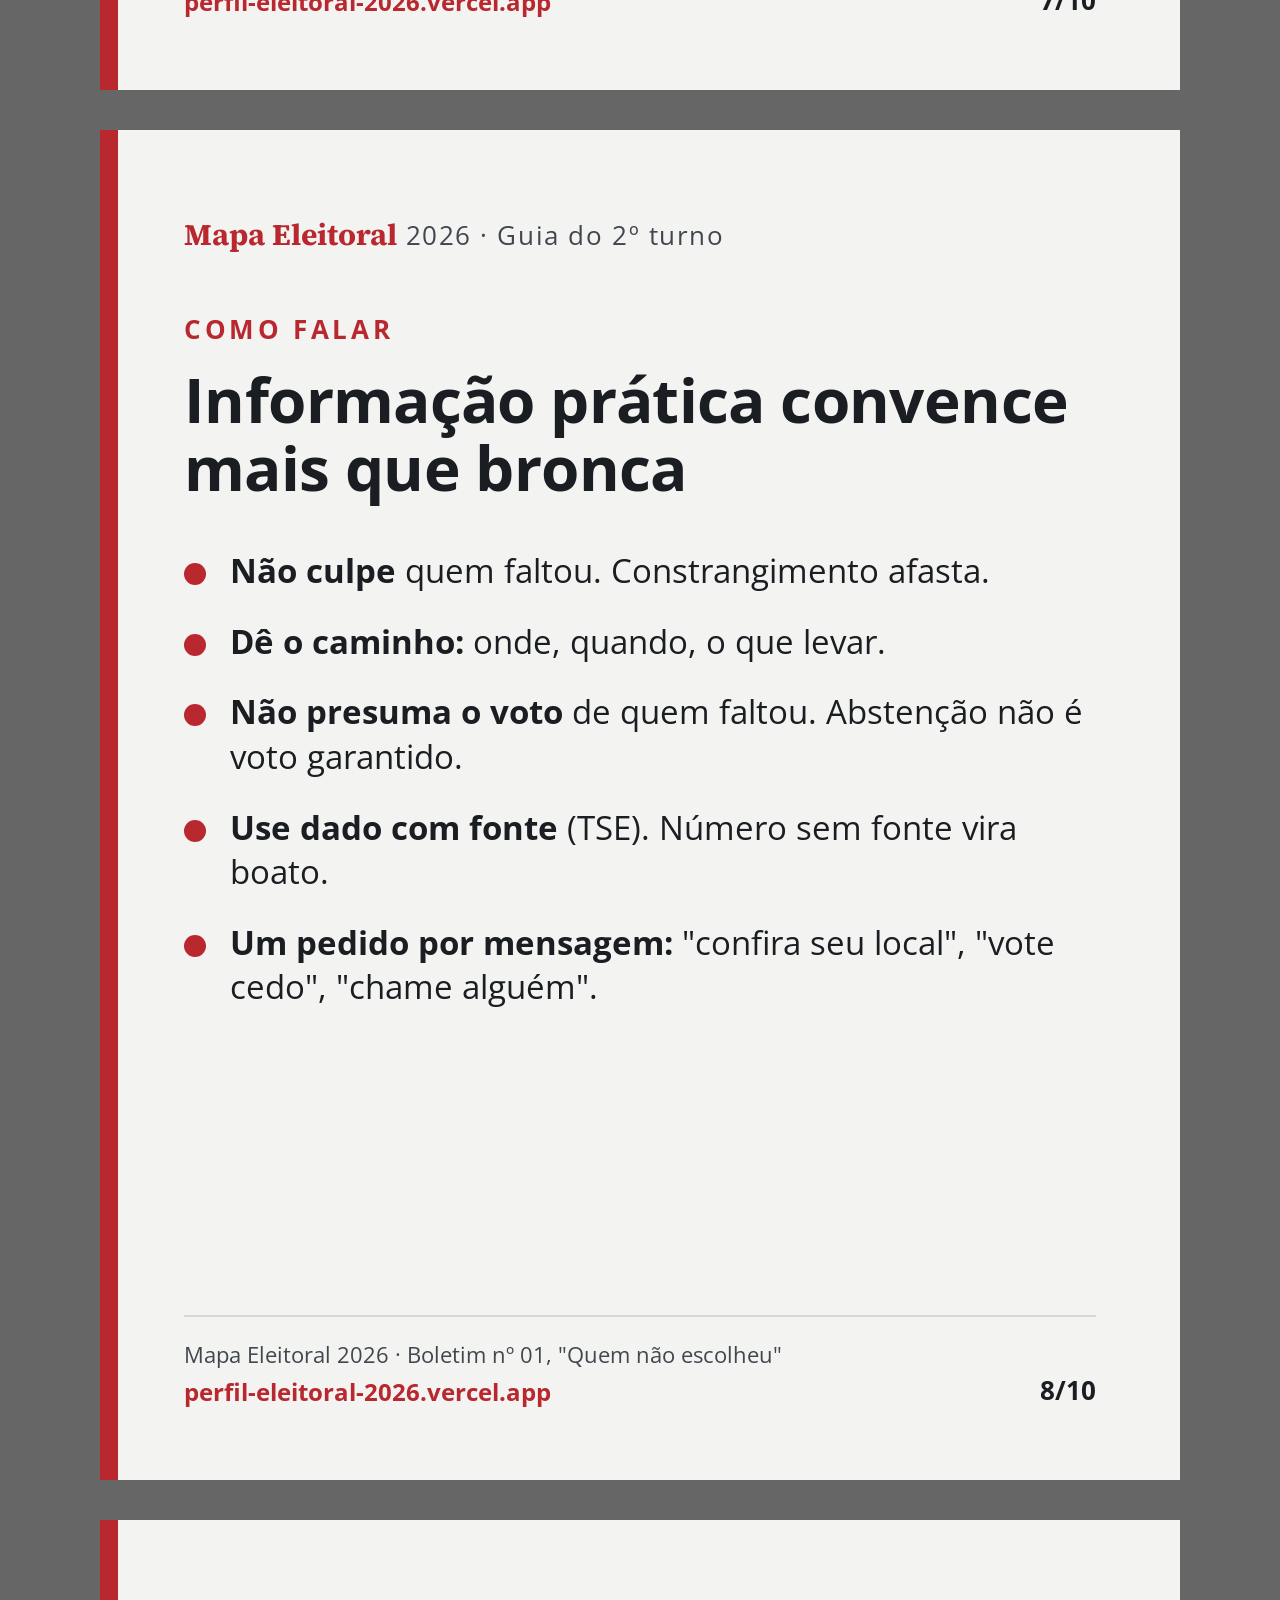
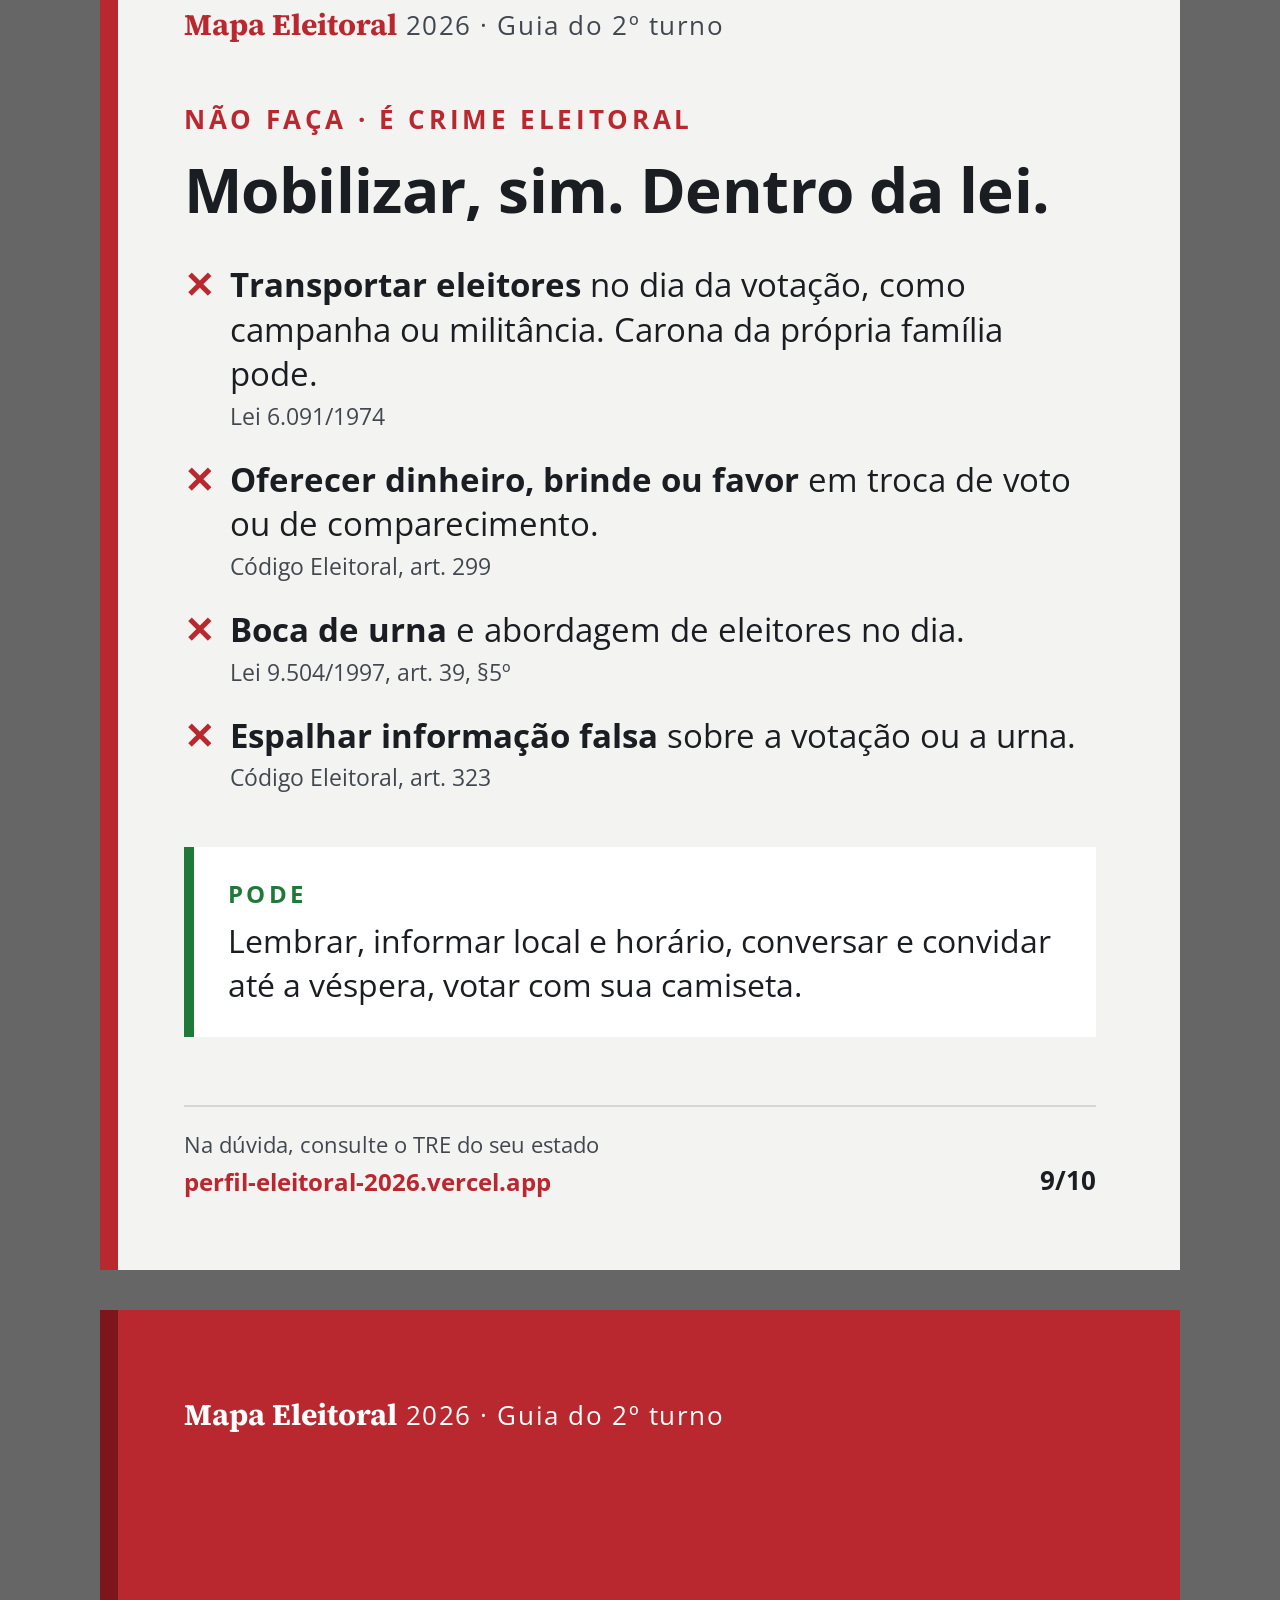
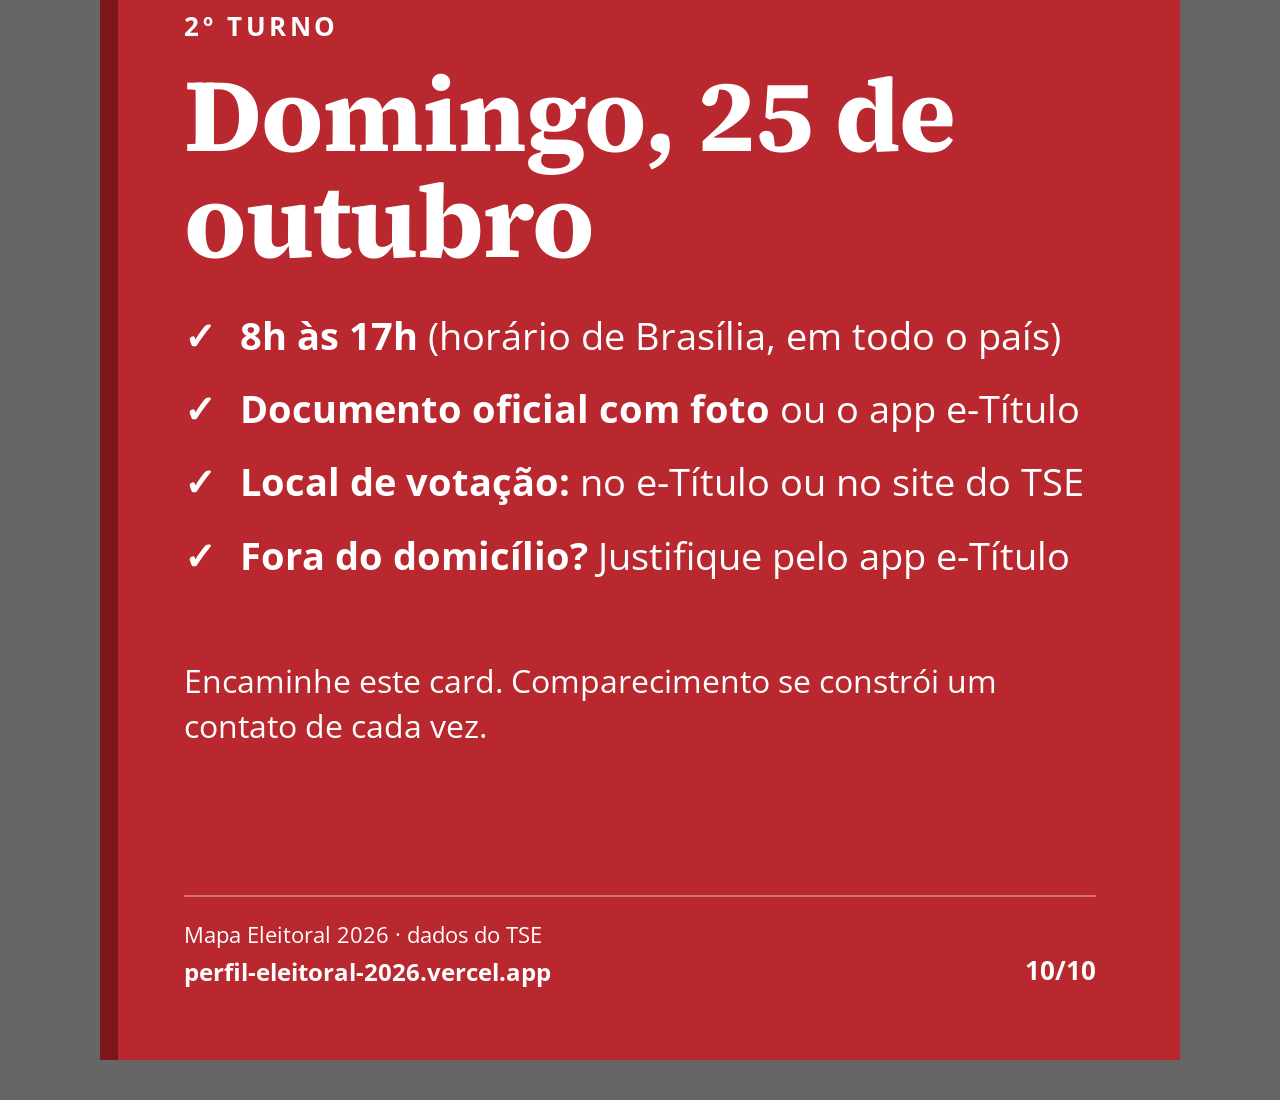
<file: relatorios/cards-abstencao/cards.html>
<!DOCTYPE html><html lang="pt-BR"><head><meta charset="utf-8"><title>Cards — abstenção 2026</title><style>@font-face{font-family:"Open Sans";font-weight:400;src:url(../fontes/open-sans-latin-400-normal.woff2) format("woff2")}
@font-face{font-family:"Open Sans";font-weight:600;src:url(../fontes/open-sans-latin-600-normal.woff2) format("woff2")}
@font-face{font-family:"Open Sans";font-weight:700;src:url(../fontes/open-sans-latin-700-normal.woff2) format("woff2")}
@font-face{font-family:"Source Serif 4";font-weight:600;src:url(../fontes/source-serif-4-latin-600-normal.woff2) format("woff2")}
@font-face{font-family:"Source Serif 4";font-weight:700;src:url(../fontes/source-serif-4-latin-700-normal.woff2) format("woff2")}
:root{--verm:#b8282e;--verm-esc:#7d161b;--tinta:#1a1d21;--tinta2:#41474f;--papel:#f3f3f1}
*{box-sizing:border-box}
body{margin:0;background:#666;font-family:"Open Sans","Inter",sans-serif;color:var(--tinta)}
.card{width:1080px;height:1350px;padding:84px 84px 72px;background:var(--papel);position:relative;display:flex;flex-direction:column;margin:0 auto 40px;overflow:hidden}
.card::before{content:"";position:absolute;left:0;top:0;bottom:0;width:18px;background:var(--verm)}
.marca{font-size:26px;letter-spacing:.06em;color:var(--tinta2);margin-bottom:56px}
.marca b{font-family:"Source Serif 4",serif;font-weight:700;letter-spacing:0;color:var(--verm);font-size:30px}
.kick{font-size:26px;font-weight:700;letter-spacing:.14em;color:var(--verm);margin:0 0 18px}
h1{font-family:"Source Serif 4",serif;font-weight:700;font-size:104px;line-height:1.02;margin:0 0 36px;letter-spacing:-.01em}
h2{font-size:62px;line-height:1.1;font-weight:700;margin:0 0 48px;letter-spacing:-.01em}
.big{font-size:42px;line-height:1.3;margin:0}
.sub{font-size:32px;line-height:1.4;margin:0 0 30px}
.nota{font-size:28px;line-height:1.4;color:var(--tinta2);margin:24px 0 0}
.nota.grande{font-size:34px;color:var(--tinta);margin:0 0 30px}
footer{margin-top:auto;display:flex;justify-content:space-between;align-items:flex-end;font-size:22px;color:var(--tinta2);border-top:2px solid rgba(0,0,0,.12);padding-top:22px}
footer .pg{font-weight:700;font-size:26px;color:var(--tinta)}

.capa{background:var(--verm);color:#fff}
.capa::before{background:var(--verm-esc)}
.capa .marca,.capa .marca b,.capa .kick,.capa footer,.capa footer .pg{color:#fff}
.capa footer{border-color:rgba(255,255,255,.35)}
.capa .meio{margin-top:auto;margin-bottom:56px}

.acao{margin-top:auto;margin-bottom:40px;background:#fff;border-left:10px solid var(--verm);padding:30px 34px;font-size:32px;line-height:1.38}
.acao b{display:block;font-size:24px;letter-spacing:.14em;text-transform:uppercase;color:var(--verm);margin-bottom:8px}
.acao.ok{border-color:#1f7a3a}.acao.ok b{color:#1f7a3a}

.n{display:block;font-family:"Source Serif 4",serif;font-weight:700;font-size:96px;line-height:1;color:var(--verm-esc)}
.comp>div{margin-bottom:40px}
.comp span,.dois span{display:block;font-size:32px;color:var(--tinta2);margin:10px 0 14px}
.comp i{display:block;height:34px;background:var(--verm);border-radius:0 6px 6px 0}
.dois{display:grid;grid-template-columns:1fr 1fr;gap:40px;margin-bottom:20px}

.barras{display:flex;flex-direction:column;gap:22px}
.bl{display:grid;grid-template-columns:230px 1fr 260px;align-items:center;gap:18px;font-size:32px}
.bn{font-weight:600}
.bt{height:42px;background:rgba(0,0,0,.06);border-radius:4px;overflow:hidden}
.bt i{display:block;height:100%}
.bv{font-weight:700;text-align:right}
.bv small{font-weight:400;color:var(--tinta2);font-size:25px}

.passos{margin:0 0 10px;padding-left:52px;font-size:36px;line-height:1.35}
.passos li{margin:0 0 16px}
.lista{list-style:none;margin:0;padding:0;font-size:33px;line-height:1.35}
.lista li{margin:0 0 26px;padding-left:46px;position:relative}
.lista li::before{content:"";position:absolute;left:0;top:14px;width:22px;height:22px;background:var(--verm);border-radius:50%}
.lista.x li::before{content:"✕";background:none;color:var(--verm);font-weight:700;top:-2px;width:auto;height:auto;font-size:36px}
.lista small{display:block;font-size:23px;color:var(--tinta2);margin-top:4px}
.alerta h2{margin-bottom:40px}
.check{list-style:none;margin:0;padding:0;font-size:38px;line-height:1.35}
.check li{margin:0 0 22px;padding-left:56px;position:relative}
.check li::before{content:"✓";position:absolute;left:0;font-weight:700}
footer .url{display:inline-block;margin-top:6px;font-size:24px;font-weight:700;color:var(--verm)}
.capa footer .url{color:#fff}
</style></head><body><section class="card capa"><div class="marca"><b>Mapa Eleitoral</b> 2026 · Guia do 2º turno</div>
 <div class="meio"><p class="kick">ABSTENÇÃO · 1º TURNO 2026</p>
 <h1>33,5 mi de pessoas não foram votar</h1>
 <p class="big">É 15 vezes a diferença entre o 1º e o 2º colocado para presidente (2,2 mi de votos).</p></div>
 <p class="sub">Guia rápido para quem produz conteúdo e para a militância: onde está, quem é e como falar com quem faltou, dentro da lei.</p>
 <footer><span>Mapa Eleitoral 2026 · dados do TSE<br><b class="url">perfil-eleitoral-2026.vercel.app</b></span><span class="pg">1/10</span></footer></section><section class="card"><div class="marca"><b>Mapa Eleitoral</b> 2026 · Guia do 2º turno</div>
 <p class="kick">O TAMANHO</p><h2>Cada ponto de comparecimento vale 1,6 mi de votos</h2>
 <div class="comp"><div><b class="n">33,5 mi</b><span>não votaram (21,1% dos aptos)</span><i style="width:100%"></i></div>
 <div><b class="n">2,2 mi</b><span>separaram o 1º do 2º colocado</span><i style="width:6.6%"></i></div></div>
 <div class="acao"><b>O que fazer</b>Trazer de volta uma fração pequena de quem faltou pesa mais do que disputar o mesmo eleitor convicto. Comparecimento é a meta.</div>
 <footer><span>Fonte: TSE, resultado do 1º turno de 2026<br><b class="url">perfil-eleitoral-2026.vercel.app</b></span><span class="pg">2/10</span></footer></section><section class="card"><div class="marca"><b>Mapa Eleitoral</b> 2026 · Guia do 2º turno</div>
 <p class="kick">ONDE · ESTADOS</p><h2>5 estados concentram 55% de quem faltou</h2>
 <div class="barras"><div class="bl"><span class="bn">SP</span><span class="bt"><i style="width:100.0%;background:var(--verm)"></i></span><span class="bv">7,7 mi <small>22,5%</small></span></div><div class="bl"><span class="bn">MG</span><span class="bt"><i style="width:48.6%;background:var(--verm)"></i></span><span class="bv">3,7 mi <small>22,8%</small></span></div><div class="bl"><span class="bn">RJ</span><span class="bt"><i style="width:39.0%;background:var(--verm)"></i></span><span class="bv">3,0 mi <small>23,3%</small></span></div><div class="bl"><span class="bn">BA</span><span class="bt"><i style="width:29.4%;background:var(--verm)"></i></span><span class="bv">2,3 mi <small>20,0%</small></span></div><div class="bl"><span class="bn">RS</span><span class="bt"><i style="width:23.7%;background:var(--verm)"></i></span><span class="bv">1,8 mi <small>21,4%</small></span></div></div>
 <p class="nota">Número de abstenções; ao lado, a taxa do estado. Maiores taxas: MS 23,9%, RJ 23,3%, MG 22,8%.</p>
 <div class="acao"><b>O que fazer</b>Concentre esforço onde o volume é maior. Sudeste e Centro-Oeste faltam mais que o Nordeste.</div>
 <footer><span>Fonte: TSE, resultado do 1º turno de 2026<br><b class="url">perfil-eleitoral-2026.vercel.app</b></span><span class="pg">3/10</span></footer></section><section class="card"><div class="marca"><b>Mapa Eleitoral</b> 2026 · Guia do 2º turno</div>
 <p class="kick">ONDE · CIDADES</p><h2>As grandes cidades somam 39% das abstenções</h2>
 <div class="barras"><div class="bl"><span class="bn">São Paulo</span><span class="bt"><i style="width:100.0%;background:var(--verm)"></i></span><span class="bv">2,1 mi <small>23,4%</small></span></div><div class="bl"><span class="bn">Rio de Janeiro</span><span class="bt"><i style="width:60.5%;background:var(--verm)"></i></span><span class="bv">1,3 mi <small>26,1%</small></span></div><div class="bl"><span class="bn">Belo Horizonte</span><span class="bt"><i style="width:21.7%;background:var(--verm)"></i></span><span class="bv">464 mil <small>23,6%</small></span></div><div class="bl"><span class="bn">Brasília</span><span class="bt"><i style="width:20.0%;background:var(--verm)"></i></span><span class="bv">427 mil <small>18,9%</small></span></div><div class="bl"><span class="bn">Salvador</span><span class="bt"><i style="width:18.4%;background:var(--verm)"></i></span><span class="bv">394 mil <small>20,1%</small></span></div></div>
 <p class="nota">102 municípios com 200 mil eleitores ou mais. O Rio tem a maior taxa entre as capitais grandes.</p>
 <div class="acao"><b>O que fazer</b>Conteúdo hiperlocal: bairro, escola de votação, horário de pico. Mensagem genérica não move quem já desistiu de ir.</div>
 <footer><span>Fonte: TSE, resultado do 1º turno de 2026<br><b class="url">perfil-eleitoral-2026.vercel.app</b></span><span class="pg">4/10</span></footer></section><section class="card"><div class="marca"><b>Mapa Eleitoral</b> 2026 · Guia do 2º turno</div>
 <p class="kick">QUEM · 21 A 29 ANOS</p><h2>Adultos jovens são os que mais faltam entre quem é obrigado a votar</h2>
 <div class="dois"><div><b class="n">22,7%</b><span>de abstenção entre 21 e 29 anos</span></div>
 <div><b class="n">+3,9 p.p.</b><span>homens faltam mais que mulheres (18 a 69 anos)</span></div></div>
 <div class="acao"><b>O que fazer</b>Quem mudou de bairro ou de cidade muitas vezes não sabe onde vota. Lembre: o local está no app e-Título. Formatos curtos, linguagem direta, data e horário sempre visíveis.</div>
 <footer><span>Fonte: TSE, perfil de abstenção do 1º turno de 2022 (último publicado)<br><b class="url">perfil-eleitoral-2026.vercel.app</b></span><span class="pg">5/10</span></footer></section><section class="card"><div class="marca"><b>Mapa Eleitoral</b> 2026 · Guia do 2º turno</div>
 <p class="kick">QUEM · 70 ANOS OU MAIS</p><h2>Voto facultativo: 59% dos idosos não votaram</h2>
 <div class="dois"><div><b class="n">≈ 30%</b><span>de quem faltou em 2026 tem 70+ (estimativa)</span></div>
 <div><b class="n">≈ 9,8 mi</b><span>de pessoas</span></div></div>
 <div class="acao"><b>O que fazer</b>Fale com a família: é ela quem acompanha. Lembre que há fila prioritária e seções acessíveis. Sem pressão: para essa faixa, votar é escolha.</div>
 <p class="nota">Parte dessa abstenção pode ser cadastro desatualizado (óbitos não comunicados): nem todo número é gente que pode votar.</p>
 <footer><span>Fonte: TSE, perfil de abstenção do 1º turno de 2022 (último publicado)<br><b class="url">perfil-eleitoral-2026.vercel.app</b></span><span class="pg">6/10</span></footer></section><section class="card"><div class="marca"><b>Mapa Eleitoral</b> 2026 · Guia do 2º turno</div>
 <p class="kick">NULO · POSSÍVEL ERRO</p><h2>3,7 mi de votos nulos. Parte pode ser engano na urna</h2>
 <p class="nota grande">Nulo é mais alto onde a escolaridade é menor: AL 4,4%, PB 4,4%, BA 3,7% dos votantes. É hipótese, não certeza.</p>
 <ol class="passos"><li>Digite o número do candidato <b>(2 dígitos)</b></li><li>Confira <b>nome e foto</b> na tela</li><li>Aperte <b>CONFIRMA</b> (verde)</li><li>Onde há 2º turno para governador, a urna pede <b>dois votos</b></li></ol>
 <div class="acao"><b>O que fazer</b>Tutorial simples de como votar, em vídeo curto ou áudio, para grupos do Nordeste e do interior.</div>
 <footer><span>Fonte: TSE, resultado do 1º turno de 2026<br><b class="url">perfil-eleitoral-2026.vercel.app</b></span><span class="pg">7/10</span></footer></section><section class="card"><div class="marca"><b>Mapa Eleitoral</b> 2026 · Guia do 2º turno</div>
 <p class="kick">COMO FALAR</p><h2>Informação prática convence mais que bronca</h2>
 <ul class="lista"><li><b>Não culpe</b> quem faltou. Constrangimento afasta.</li>
 <li><b>Dê o caminho:</b> onde, quando, o que levar.</li>
 <li><b>Não presuma o voto</b> de quem faltou. Abstenção não é voto garantido.</li>
 <li><b>Use dado com fonte</b> (TSE). Número sem fonte vira boato.</li>
 <li><b>Um pedido por mensagem:</b> "confira seu local", "vote cedo", "chame alguém".</li></ul>
 <footer><span>Mapa Eleitoral 2026 · Boletim nº 01, "Quem não escolheu"<br><b class="url">perfil-eleitoral-2026.vercel.app</b></span><span class="pg">8/10</span></footer></section><section class="card alerta"><div class="marca"><b>Mapa Eleitoral</b> 2026 · Guia do 2º turno</div>
 <p class="kick">NÃO FAÇA · É CRIME ELEITORAL</p><h2>Mobilizar, sim. Dentro da lei.</h2>
 <ul class="lista x"><li><b>Transportar eleitores</b> no dia da votação, como campanha ou militância. Carona da própria família pode. <small>Lei 6.091/1974</small></li>
 <li><b>Oferecer dinheiro, brinde ou favor</b> em troca de voto ou de comparecimento. <small>Código Eleitoral, art. 299</small></li>
 <li><b>Boca de urna</b> e abordagem de eleitores no dia. <small>Lei 9.504/1997, art. 39, §5º</small></li>
 <li><b>Espalhar informação falsa</b> sobre a votação ou a urna. <small>Código Eleitoral, art. 323</small></li></ul>
 <div class="acao ok"><b>Pode</b>Lembrar, informar local e horário, conversar e convidar até a véspera, votar com sua camiseta.</div>
 <footer><span>Na dúvida, consulte o TRE do seu estado<br><b class="url">perfil-eleitoral-2026.vercel.app</b></span><span class="pg">9/10</span></footer></section><section class="card capa"><div class="marca"><b>Mapa Eleitoral</b> 2026 · Guia do 2º turno</div>
 <div class="meio"><p class="kick">2º TURNO</p><h1>Domingo, 25 de outubro</h1>
 <ul class="check"><li><b>8h às 17h</b> (horário de Brasília, em todo o país)</li>
 <li><b>Documento oficial com foto</b> ou o app e-Título</li>
 <li><b>Local de votação:</b> no e-Título ou no site do TSE</li>
 <li><b>Fora do domicílio?</b> Justifique pelo app e-Título</li></ul></div>
 <p class="sub">Encaminhe este card. Comparecimento se constrói um contato de cada vez.</p>
 <footer><span>Mapa Eleitoral 2026 · dados do TSE<br><b class="url">perfil-eleitoral-2026.vercel.app</b></span><span class="pg">10/10</span></footer></section></body></html>
</file>
<file: assets/vendor/leaflet/leaflet.css>
/* required styles */

.leaflet-pane,
.leaflet-tile,
.leaflet-marker-icon,
.leaflet-marker-shadow,
.leaflet-tile-container,
.leaflet-pane > svg,
.leaflet-pane > canvas,
.leaflet-zoom-box,
.leaflet-image-layer,
.leaflet-layer {
	position: absolute;
	left: 0;
	top: 0;
	}
.leaflet-container {
	overflow: hidden;
	}
.leaflet-tile,
.leaflet-marker-icon,
.leaflet-marker-shadow {
	-webkit-user-select: none;
	   -moz-user-select: none;
	        user-select: none;
	  -webkit-user-drag: none;
	}
/* Prevents IE11 from highlighting tiles in blue */
.leaflet-tile::selection {
	background: transparent;
}
/* Safari renders non-retina tile on retina better with this, but Chrome is worse */
.leaflet-safari .leaflet-tile {
	image-rendering: -webkit-optimize-contrast;
	}
/* hack that prevents hw layers "stretching" when loading new tiles */
.leaflet-safari .leaflet-tile-container {
	width: 1600px;
	height: 1600px;
	-webkit-transform-origin: 0 0;
	}
.leaflet-marker-icon,
.leaflet-marker-shadow {
	display: block;
	}
/* .leaflet-container svg: reset svg max-width decleration shipped in Joomla! (joomla.org) 3.x */
/* .leaflet-container img: map is broken in FF if you have max-width: 100% on tiles */
.leaflet-container .leaflet-overlay-pane svg {
	max-width: none !important;
	max-height: none !important;
	}
.leaflet-container .leaflet-marker-pane img,
.leaflet-container .leaflet-shadow-pane img,
.leaflet-container .leaflet-tile-pane img,
.leaflet-container img.leaflet-image-layer,
.leaflet-container .leaflet-tile {
	max-width: none !important;
	max-height: none !important;
	width: auto;
	padding: 0;
	}

.leaflet-container img.leaflet-tile {
	/* See: https://bugs.chromium.org/p/chromium/issues/detail?id=600120 */
	mix-blend-mode: plus-lighter;
}

.leaflet-container.leaflet-touch-zoom {
	-ms-touch-action: pan-x pan-y;
	touch-action: pan-x pan-y;
	}
.leaflet-container.leaflet-touch-drag {
	-ms-touch-action: pinch-zoom;
	/* Fallback for FF which doesn't support pinch-zoom */
	touch-action: none;
	touch-action: pinch-zoom;
}
.leaflet-container.leaflet-touch-drag.leaflet-touch-zoom {
	-ms-touch-action: none;
	touch-action: none;
}
.leaflet-container {
	-webkit-tap-highlight-color: transparent;
}
.leaflet-container a {
	-webkit-tap-highlight-color: rgba(51, 181, 229, 0.4);
}
.leaflet-tile {
	filter: inherit;
	visibility: hidden;
	}
.leaflet-tile-loaded {
	visibility: inherit;
	}
.leaflet-zoom-box {
	width: 0;
	height: 0;
	-moz-box-sizing: border-box;
	     box-sizing: border-box;
	z-index: 800;
	}
/* workaround for https://bugzilla.mozilla.org/show_bug.cgi?id=888319 */
.leaflet-overlay-pane svg {
	-moz-user-select: none;
	}

.leaflet-pane         { z-index: 400; }

.leaflet-tile-pane    { z-index: 200; }
.leaflet-overlay-pane { z-index: 400; }
.leaflet-shadow-pane  { z-index: 500; }
.leaflet-marker-pane  { z-index: 600; }
.leaflet-tooltip-pane   { z-index: 650; }
.leaflet-popup-pane   { z-index: 700; }

.leaflet-map-pane canvas { z-index: 100; }
.leaflet-map-pane svg    { z-index: 200; }

.leaflet-vml-shape {
	width: 1px;
	height: 1px;
	}
.lvml {
	behavior: url(#default#VML);
	display: inline-block;
	position: absolute;
	}


/* control positioning */

.leaflet-control {
	position: relative;
	z-index: 800;
	pointer-events: visiblePainted; /* IE 9-10 doesn't have auto */
	pointer-events: auto;
	}
.leaflet-top,
.leaflet-bottom {
	position: absolute;
	z-index: 1000;
	pointer-events: none;
	}
.leaflet-top {
	top: 0;
	}
.leaflet-right {
	right: 0;
	}
.leaflet-bottom {
	bottom: 0;
	}
.leaflet-left {
	left: 0;
	}
.leaflet-control {
	float: left;
	clear: both;
	}
.leaflet-right .leaflet-control {
	float: right;
	}
.leaflet-top .leaflet-control {
	margin-top: 10px;
	}
.leaflet-bottom .leaflet-control {
	margin-bottom: 10px;
	}
.leaflet-left .leaflet-control {
	margin-left: 10px;
	}
.leaflet-right .leaflet-control {
	margin-right: 10px;
	}


/* zoom and fade animations */

.leaflet-fade-anim .leaflet-popup {
	opacity: 0;
	-webkit-transition: opacity 0.2s linear;
	   -moz-transition: opacity 0.2s linear;
	        transition: opacity 0.2s linear;
	}
.leaflet-fade-anim .leaflet-map-pane .leaflet-popup {
	opacity: 1;
	}
.leaflet-zoom-animated {
	-webkit-transform-origin: 0 0;
	    -ms-transform-origin: 0 0;
	        transform-origin: 0 0;
	}
svg.leaflet-zoom-animated {
	will-change: transform;
}

.leaflet-zoom-anim .leaflet-zoom-animated {
	-webkit-transition: -webkit-transform 0.25s cubic-bezier(0,0,0.25,1);
	   -moz-transition:    -moz-transform 0.25s cubic-bezier(0,0,0.25,1);
	        transition:         transform 0.25s cubic-bezier(0,0,0.25,1);
	}
.leaflet-zoom-anim .leaflet-tile,
.leaflet-pan-anim .leaflet-tile {
	-webkit-transition: none;
	   -moz-transition: none;
	        transition: none;
	}

.leaflet-zoom-anim .leaflet-zoom-hide {
	visibility: hidden;
	}


/* cursors */

.leaflet-interactive {
	cursor: pointer;
	}
.leaflet-grab {
	cursor: -webkit-grab;
	cursor:    -moz-grab;
	cursor:         grab;
	}
.leaflet-crosshair,
.leaflet-crosshair .leaflet-interactive {
	cursor: crosshair;
	}
.leaflet-popup-pane,
.leaflet-control {
	cursor: auto;
	}
.leaflet-dragging .leaflet-grab,
.leaflet-dragging .leaflet-grab .leaflet-interactive,
.leaflet-dragging .leaflet-marker-draggable {
	cursor: move;
	cursor: -webkit-grabbing;
	cursor:    -moz-grabbing;
	cursor:         grabbing;
	}

/* marker & overlays interactivity */
.leaflet-marker-icon,
.leaflet-marker-shadow,
.leaflet-image-layer,
.leaflet-pane > svg path,
.leaflet-tile-container {
	pointer-events: none;
	}

.leaflet-marker-icon.leaflet-interactive,
.leaflet-image-layer.leaflet-interactive,
.leaflet-pane > svg path.leaflet-interactive,
svg.leaflet-image-layer.leaflet-interactive path {
	pointer-events: visiblePainted; /* IE 9-10 doesn't have auto */
	pointer-events: auto;
	}

/* visual tweaks */

.leaflet-container {
	background: #ddd;
	outline-offset: 1px;
	}
.leaflet-container a {
	color: #0078A8;
	}
.leaflet-zoom-box {
	border: 2px dotted #38f;
	background: rgba(255,255,255,0.5);
	}


/* general typography */
.leaflet-container {
	font-family: "Helvetica Neue", Arial, Helvetica, sans-serif;
	font-size: 12px;
	font-size: 0.75rem;
	line-height: 1.5;
	}


/* general toolbar styles */

.leaflet-bar {
	box-shadow: 0 1px 5px rgba(0,0,0,0.65);
	border-radius: 4px;
	}
.leaflet-bar a {
	background-color: #fff;
	border-bottom: 1px solid #ccc;
	width: 26px;
	height: 26px;
	line-height: 26px;
	display: block;
	text-align: center;
	text-decoration: none;
	color: black;
	}
.leaflet-bar a,
.leaflet-control-layers-toggle {
	background-position: 50% 50%;
	background-repeat: no-repeat;
	display: block;
	}
.leaflet-bar a:hover,
.leaflet-bar a:focus {
	background-color: #f4f4f4;
	}
.leaflet-bar a:first-child {
	border-top-left-radius: 4px;
	border-top-right-radius: 4px;
	}
.leaflet-bar a:last-child {
	border-bottom-left-radius: 4px;
	border-bottom-right-radius: 4px;
	border-bottom: none;
	}
.leaflet-bar a.leaflet-disabled {
	cursor: default;
	background-color: #f4f4f4;
	color: #bbb;
	}

.leaflet-touch .leaflet-bar a {
	width: 30px;
	height: 30px;
	line-height: 30px;
	}
.leaflet-touch .leaflet-bar a:first-child {
	border-top-left-radius: 2px;
	border-top-right-radius: 2px;
	}
.leaflet-touch .leaflet-bar a:last-child {
	border-bottom-left-radius: 2px;
	border-bottom-right-radius: 2px;
	}

/* zoom control */

.leaflet-control-zoom-in,
.leaflet-control-zoom-out {
	font: bold 18px 'Lucida Console', Monaco, monospace;
	text-indent: 1px;
	}

.leaflet-touch .leaflet-control-zoom-in, .leaflet-touch .leaflet-control-zoom-out  {
	font-size: 22px;
	}


/* layers control */

.leaflet-control-layers {
	box-shadow: 0 1px 5px rgba(0,0,0,0.4);
	background: #fff;
	border-radius: 5px;
	}
.leaflet-control-layers-toggle {
	background-image: url(images/layers.png);
	width: 36px;
	height: 36px;
	}
.leaflet-retina .leaflet-control-layers-toggle {
	background-image: url(images/layers-2x.png);
	background-size: 26px 26px;
	}
.leaflet-touch .leaflet-control-layers-toggle {
	width: 44px;
	height: 44px;
	}
.leaflet-control-layers .leaflet-control-layers-list,
.leaflet-control-layers-expanded .leaflet-control-layers-toggle {
	display: none;
	}
.leaflet-control-layers-expanded .leaflet-control-layers-list {
	display: block;
	position: relative;
	}
.leaflet-control-layers-expanded {
	padding: 6px 10px 6px 6px;
	color: #333;
	background: #fff;
	}
.leaflet-control-layers-scrollbar {
	overflow-y: scroll;
	overflow-x: hidden;
	padding-right: 5px;
	}
.leaflet-control-layers-selector {
	margin-top: 2px;
	position: relative;
	top: 1px;
	}
.leaflet-control-layers label {
	display: block;
	font-size: 13px;
	font-size: 1.08333em;
	}
.leaflet-control-layers-separator {
	height: 0;
	border-top: 1px solid #ddd;
	margin: 5px -10px 5px -6px;
	}

/* Default icon URLs */
.leaflet-default-icon-path { /* used only in path-guessing heuristic, see L.Icon.Default */
	background-image: url(images/marker-icon.png);
	}


/* attribution and scale controls */

.leaflet-container .leaflet-control-attribution {
	background: #fff;
	background: rgba(255, 255, 255, 0.8);
	margin: 0;
	}
.leaflet-control-attribution,
.leaflet-control-scale-line {
	padding: 0 5px;
	color: #333;
	line-height: 1.4;
	}
.leaflet-control-attribution a {
	text-decoration: none;
	}
.leaflet-control-attribution a:hover,
.leaflet-control-attribution a:focus {
	text-decoration: underline;
	}
.leaflet-attribution-flag {
	display: inline !important;
	vertical-align: baseline !important;
	width: 1em;
	height: 0.6669em;
	}
.leaflet-left .leaflet-control-scale {
	margin-left: 5px;
	}
.leaflet-bottom .leaflet-control-scale {
	margin-bottom: 5px;
	}
.leaflet-control-scale-line {
	border: 2px solid #777;
	border-top: none;
	line-height: 1.1;
	padding: 2px 5px 1px;
	white-space: nowrap;
	-moz-box-sizing: border-box;
	     box-sizing: border-box;
	background: rgba(255, 255, 255, 0.8);
	text-shadow: 1px 1px #fff;
	}
.leaflet-control-scale-line:not(:first-child) {
	border-top: 2px solid #777;
	border-bottom: none;
	margin-top: -2px;
	}
.leaflet-control-scale-line:not(:first-child):not(:last-child) {
	border-bottom: 2px solid #777;
	}

.leaflet-touch .leaflet-control-attribution,
.leaflet-touch .leaflet-control-layers,
.leaflet-touch .leaflet-bar {
	box-shadow: none;
	}
.leaflet-touch .leaflet-control-layers,
.leaflet-touch .leaflet-bar {
	border: 2px solid rgba(0,0,0,0.2);
	background-clip: padding-box;
	}


/* popup */

.leaflet-popup {
	position: absolute;
	text-align: center;
	margin-bottom: 20px;
	}
.leaflet-popup-content-wrapper {
	padding: 1px;
	text-align: left;
	border-radius: 12px;
	}
.leaflet-popup-content {
	margin: 13px 24px 13px 20px;
	line-height: 1.3;
	font-size: 13px;
	font-size: 1.08333em;
	min-height: 1px;
	}
.leaflet-popup-content p {
	margin: 17px 0;
	margin: 1.3em 0;
	}
.leaflet-popup-tip-container {
	width: 40px;
	height: 20px;
	position: absolute;
	left: 50%;
	margin-top: -1px;
	margin-left: -20px;
	overflow: hidden;
	pointer-events: none;
	}
.leaflet-popup-tip {
	width: 17px;
	height: 17px;
	padding: 1px;

	margin: -10px auto 0;
	pointer-events: auto;

	-webkit-transform: rotate(45deg);
	   -moz-transform: rotate(45deg);
	    -ms-transform: rotate(45deg);
	        transform: rotate(45deg);
	}
.leaflet-popup-content-wrapper,
.leaflet-popup-tip {
	background: white;
	color: #333;
	box-shadow: 0 3px 14px rgba(0,0,0,0.4);
	}
.leaflet-container a.leaflet-popup-close-button {
	position: absolute;
	top: 0;
	right: 0;
	border: none;
	text-align: center;
	width: 24px;
	height: 24px;
	font: 16px/24px Tahoma, Verdana, sans-serif;
	color: #757575;
	text-decoration: none;
	background: transparent;
	}
.leaflet-container a.leaflet-popup-close-button:hover,
.leaflet-container a.leaflet-popup-close-button:focus {
	color: #585858;
	}
.leaflet-popup-scrolled {
	overflow: auto;
	}

.leaflet-oldie .leaflet-popup-content-wrapper {
	-ms-zoom: 1;
	}
.leaflet-oldie .leaflet-popup-tip {
	width: 24px;
	margin: 0 auto;

	-ms-filter: "progid:DXImageTransform.Microsoft.Matrix(M11=0.70710678, M12=0.70710678, M21=-0.70710678, M22=0.70710678)";
	filter: progid:DXImageTransform.Microsoft.Matrix(M11=0.70710678, M12=0.70710678, M21=-0.70710678, M22=0.70710678);
	}

.leaflet-oldie .leaflet-control-zoom,
.leaflet-oldie .leaflet-control-layers,
.leaflet-oldie .leaflet-popup-content-wrapper,
.leaflet-oldie .leaflet-popup-tip {
	border: 1px solid #999;
	}


/* div icon */

.leaflet-div-icon {
	background: #fff;
	border: 1px solid #666;
	}


/* Tooltip */
/* Base styles for the element that has a tooltip */
.leaflet-tooltip {
	position: absolute;
	padding: 6px;
	background-color: #fff;
	border: 1px solid #fff;
	border-radius: 3px;
	color: #222;
	white-space: nowrap;
	-webkit-user-select: none;
	-moz-user-select: none;
	-ms-user-select: none;
	user-select: none;
	pointer-events: none;
	box-shadow: 0 1px 3px rgba(0,0,0,0.4);
	}
.leaflet-tooltip.leaflet-interactive {
	cursor: pointer;
	pointer-events: auto;
	}
.leaflet-tooltip-top:before,
.leaflet-tooltip-bottom:before,
.leaflet-tooltip-left:before,
.leaflet-tooltip-right:before {
	position: absolute;
	pointer-events: none;
	border: 6px solid transparent;
	background: transparent;
	content: "";
	}

/* Directions */

.leaflet-tooltip-bottom {
	margin-top: 6px;
}
.leaflet-tooltip-top {
	margin-top: -6px;
}
.leaflet-tooltip-bottom:before,
.leaflet-tooltip-top:before {
	left: 50%;
	margin-left: -6px;
	}
.leaflet-tooltip-top:before {
	bottom: 0;
	margin-bottom: -12px;
	border-top-color: #fff;
	}
.leaflet-tooltip-bottom:before {
	top: 0;
	margin-top: -12px;
	margin-left: -6px;
	border-bottom-color: #fff;
	}
.leaflet-tooltip-left {
	margin-left: -6px;
}
.leaflet-tooltip-right {
	margin-left: 6px;
}
.leaflet-tooltip-left:before,
.leaflet-tooltip-right:before {
	top: 50%;
	margin-top: -6px;
	}
.leaflet-tooltip-left:before {
	right: 0;
	margin-right: -12px;
	border-left-color: #fff;
	}
.leaflet-tooltip-right:before {
	left: 0;
	margin-left: -12px;
	border-right-color: #fff;
	}

/* Printing */

@media print {
	/* Prevent printers from removing background-images of controls. */
	.leaflet-control {
		-webkit-print-color-adjust: exact;
		print-color-adjust: exact;
		}
	}
</file>
<file: assets/app.css>
/* Explorador eleitoral 2026 — estilos
   Cores definidas como papéis (tokens). Modo escuro tem passos próprios,
   validados contra a superfície escura — não é inversão automática. */
:root{
 color-scheme:light;
 --bg:#f6f6f3; --surface:#fcfcfb; --surface-2:#f0efec; --surface-3:#e7e6e1;
 --ink:#0b0b0b; --ink-2:#52514e; --muted:#6c6a65;
 --grid:#e1e0d9; --axis:#c3c2b7; --border:rgba(11,11,11,.12); --border-2:rgba(11,11,11,.22);
 --accent:#1c5cab; --accent-ink:#fff; --accent-wash:#e3eefc; --focus:#b45309;
 --good:#006300; --bad:#b42828;
 --land:#e9e8e3; --land-off:#f1f0ec; --water:#dde5ec; --uf-line:#b9b7ae;
 /* candidatos: identidade fixa pela ordem nacional (slot 1 = mais votado) */
 --cand-0:#2a78d6; --cand-1:#e34948; --cand-2:#1baf7a; --cand-3:#eda100; --cand-4:#4a3aa7; --cand-x:#9a9890;
 /* sequencial: um matiz, claro→escuro */
 --seq-1:#cde2fb; --seq-2:#86b6ef; --seq-3:#3987e5; --seq-4:#1c5cab; --seq-5:#0d366b;
 /* divergente: polo A (azul) ↔ polo B (vermelho), meio cinza */
 --divA-1:#9ec5f4; --divA-2:#3987e5; --divA-3:#104281;
 --divB-1:#f3b1b0; --divB-2:#e34948; --divB-3:#962222;
 --div-0:#e4e2dc;
 --bar:#2a78d6; --bar-ref:#0b0b0b; --hl:#b45309;
 --shadow:0 1px 2px rgba(0,0,0,.06),0 4px 16px rgba(0,0,0,.06);
 --r:10px;
}
@media (prefers-color-scheme:dark){
 :root:where(:not([data-theme="light"])){
  color-scheme:dark;
  --bg:#0d0d0d; --surface:#1a1a19; --surface-2:#242422; --surface-3:#2f2f2c;
  --ink:#fff; --ink-2:#c3c2b7; --muted:#a3a198;
  --grid:#2c2c2a; --axis:#4a4a46; --border:rgba(255,255,255,.12); --border-2:rgba(255,255,255,.24);
  --accent:#6da7ec; --accent-ink:#0b0b0b; --accent-wash:#16263b; --focus:#f59e0b;
  --good:#3ccf3c; --bad:#f08282;
  --land:#2a2a27; --land-off:#20201e; --water:#121314; --uf-line:#55554f;
  --cand-0:#3987e5; --cand-1:#e66767; --cand-2:#199e70; --cand-3:#c98500; --cand-4:#9085e9; --cand-x:#77756e;
  --seq-1:#16304f; --seq-2:#1c5cab; --seq-3:#3987e5; --seq-4:#86b6ef; --seq-5:#cde2fb;
  --divA-1:#1c4a85; --divA-2:#3987e5; --divA-3:#9ec5f4;
  --divB-1:#7a2626; --divB-2:#e66767; --divB-3:#f6b9b8;
  --div-0:#3a3a37;
  --bar:#3987e5; --bar-ref:#fff; --hl:#f59e0b;
  --shadow:0 1px 2px rgba(0,0,0,.4),0 4px 16px rgba(0,0,0,.4);
 }
}
:root[data-theme="dark"]{
 color-scheme:dark;
 --bg:#0d0d0d; --surface:#1a1a19; --surface-2:#242422; --surface-3:#2f2f2c;
 --ink:#fff; --ink-2:#c3c2b7; --muted:#a3a198;
 --grid:#2c2c2a; --axis:#4a4a46; --border:rgba(255,255,255,.12); --border-2:rgba(255,255,255,.24);
 --accent:#6da7ec; --accent-ink:#0b0b0b; --accent-wash:#16263b; --focus:#f59e0b;
 --good:#3ccf3c; --bad:#f08282;
 --land:#2a2a27; --land-off:#20201e; --water:#121314; --uf-line:#55554f;
 --cand-0:#3987e5; --cand-1:#e66767; --cand-2:#199e70; --cand-3:#c98500; --cand-4:#9085e9; --cand-x:#77756e;
 --seq-1:#16304f; --seq-2:#1c5cab; --seq-3:#3987e5; --seq-4:#86b6ef; --seq-5:#cde2fb;
 --divA-1:#1c4a85; --divA-2:#3987e5; --divA-3:#9ec5f4;
 --divB-1:#7a2626; --divB-2:#e66767; --divB-3:#f6b9b8;
 --div-0:#3a3a37;
 --bar:#3987e5; --bar-ref:#fff; --hl:#f59e0b;
 --shadow:0 1px 2px rgba(0,0,0,.4),0 4px 16px rgba(0,0,0,.4);
}

*{box-sizing:border-box}
html{font-size:100%;-webkit-text-size-adjust:100%}
body{margin:0;background:var(--bg);color:var(--ink);
 font:0.9375rem/1.5 system-ui,-apple-system,"Segoe UI",Roboto,sans-serif}
a{color:var(--accent)}
.sr{position:absolute!important;width:1px;height:1px;overflow:hidden;clip:rect(0 0 0 0);white-space:nowrap}
.pular{position:absolute;left:8px;top:-60px;z-index:9999;background:var(--accent);color:var(--accent-ink);
 padding:12px 18px;border-radius:0 0 8px 8px;text-decoration:none;font-weight:600}
.pular:focus{top:0}
:focus-visible{outline:3px solid var(--focus);outline-offset:2px}
button,select,input{font:inherit;color:inherit}
.num{font-variant-numeric:tabular-nums}

/* ---------- barra superior ---------- */
.topo{position:sticky;top:0;z-index:1000;background:var(--surface);border-bottom:1px solid var(--border);
 display:flex;align-items:center;gap:12px;padding:8px 16px;min-height:60px;flex-wrap:wrap}
.marca{display:flex;flex-direction:column;line-height:1.2;text-decoration:none;color:var(--ink);margin-right:6px}
.marca b{font-size:1rem}
.marca span{font-size:.75rem;color:var(--ink-2)}
.busca{position:relative;flex:1 1 280px;max-width:460px}
.busca input{width:100%;min-height:44px;padding:10px 12px 10px 38px;border:1px solid var(--border-2);
 border-radius:22px;background:var(--surface-2)}
.busca input:focus{background:var(--surface)}
.busca svg{position:absolute;left:13px;top:50%;transform:translateY(-50%);width:16px;height:16px;
 fill:none;stroke:var(--ink-2);stroke-width:2}
.sugestoes{position:absolute;left:0;right:0;top:calc(100% + 4px);background:var(--surface);
 border:1px solid var(--border-2);border-radius:var(--r);box-shadow:var(--shadow);margin:0;padding:4px;
 list-style:none;max-height:min(60vh,420px);overflow:auto;z-index:1001}
.sugestoes[hidden]{display:none}
.sugestoes li{padding:9px 10px;border-radius:7px;cursor:pointer;display:flex;justify-content:space-between;gap:10px}
.sugestoes li[aria-selected="true"],.sugestoes li:hover{background:var(--accent-wash)}
.sugestoes li small{color:var(--ink-2);white-space:nowrap}
.sugestoes li.vazio{color:var(--ink-2);cursor:default;background:none}
.menu{display:flex;gap:2px;margin-left:auto;align-items:center;flex-wrap:wrap}
.menu a,.menu button.lnk{padding:10px 12px;min-height:44px;display:inline-flex;align-items:center;gap:6px;
 color:var(--ink-2);text-decoration:none;border-radius:8px;border:0;background:none;cursor:pointer;font-size:.9rem}
.menu a:hover,.menu button.lnk:hover{background:var(--surface-2);color:var(--ink)}
.menu a[aria-current="page"]{color:var(--ink);font-weight:650;background:var(--surface-2)}
.contador{display:inline-block;min-width:20px;padding:0 6px;border-radius:10px;background:var(--accent);
 color:var(--accent-ink);font-size:.72rem;font-weight:700;text-align:center;line-height:20px}
.contador:empty{display:none}
.drop{position:relative}
.drop-painel{position:absolute;right:0;top:calc(100% + 4px);background:var(--surface);border:1px solid var(--border-2);
 border-radius:var(--r);box-shadow:var(--shadow);padding:6px;width:330px;z-index:1002}
.drop-painel[hidden]{display:none}
.drop-painel a{display:block;padding:10px;border-radius:7px;color:var(--ink);min-height:0}
.drop-painel a small{display:block;color:var(--ink-2);font-size:.8rem;margin-top:2px}
.tema{width:44px;height:44px;justify-content:center;padding:0!important}
.tema svg{width:18px;height:18px;fill:none;stroke:currentColor;stroke-width:2}

/* ---------- barra de contexto ---------- */
.contexto{background:var(--surface);border-bottom:1px solid var(--border);padding:10px 16px;
 display:flex;flex-wrap:wrap;gap:10px 18px;align-items:flex-end}
.migalhas{flex:1 1 100%;display:flex;flex-wrap:wrap;align-items:center;gap:2px;font-size:.88rem;margin:0;padding:0;list-style:none}
.migalhas li{display:flex;align-items:center}
.migalhas li+li::before{content:"›";color:var(--muted);margin:0 6px}
.migalhas button{border:0;background:none;color:var(--accent);cursor:pointer;padding:4px 2px;min-height:32px;text-decoration:underline;text-underline-offset:3px}
.migalhas [aria-current]{font-weight:650;color:var(--ink)}
.campo{display:flex;flex-direction:column;gap:3px}
.campo>label,.campo>.rot{font-size:.74rem;font-weight:650;color:var(--ink-2);text-transform:uppercase;letter-spacing:.03em}
select,input[type=number],input[type=search].f{min-height:44px;padding:8px 10px;border:1px solid var(--border-2);
 border-radius:8px;background:var(--surface)}
select{max-width:min(92vw,340px)}
input[type=number]{width:120px}
.seg{display:inline-flex;border:1px solid var(--border-2);border-radius:8px;overflow:hidden;background:var(--surface)}
.seg button{border:0;background:none;padding:8px 13px;min-height:42px;cursor:pointer;color:var(--ink-2)}
.seg button+button{border-left:1px solid var(--border)}
.seg button[aria-pressed="true"]{background:var(--accent);color:var(--accent-ink);font-weight:650}
.seg button:disabled{opacity:.45;cursor:not-allowed}
.ind-desc{flex:1 1 260px;font-size:.82rem;color:var(--ink-2);margin:0;align-self:center;max-width:560px}

/* ---------- layout principal ---------- */
main{padding:16px;max-width:1680px;margin:0 auto}
.grade{display:grid;grid-template-columns:minmax(0,1fr) 430px;gap:16px;align-items:start}
@media (max-width:1100px){.grade{grid-template-columns:1fr}}
.cartao{background:var(--surface);border:1px solid var(--border);border-radius:var(--r);box-shadow:var(--shadow)}
.cartao>header{display:flex;flex-wrap:wrap;align-items:center;justify-content:space-between;gap:8px;padding:12px 14px 0}
.cartao h2{font-size:1rem;margin:0}
.cartao h3{font-size:.86rem;margin:0 0 6px;color:var(--ink)}
.desc{font-size:.82rem;color:var(--ink-2);margin:4px 0 0}

/* abas */
.abas{display:flex;gap:2px;padding:8px 10px 0;border-bottom:1px solid var(--border);overflow-x:auto;scrollbar-width:thin}
.abas button{border:0;background:none;padding:10px 14px;min-height:44px;cursor:pointer;color:var(--ink-2);
 border-bottom:3px solid transparent;white-space:nowrap;font-weight:550}
.abas button[aria-selected="true"]{color:var(--ink);border-bottom-color:var(--accent);font-weight:700}
.painel-aba{padding:12px 14px 14px}
.painel-aba[hidden]{display:none}
.barra-aba{display:flex;flex-wrap:wrap;gap:10px 16px;align-items:flex-end;margin-bottom:10px}
.barra-aba .info{font-size:.82rem;color:var(--ink-2);margin:0;flex:1 1 220px}

/* mapa */
#mapa{height:min(68vh,640px);min-height:380px;border-radius:8px;background:var(--water)}
.leaflet-container{background:var(--water)!important;font:inherit!important}
.leaflet-tooltip{background:var(--surface)!important;color:var(--ink)!important;border:1px solid var(--border-2)!important;
 box-shadow:var(--shadow)!important;border-radius:8px!important;padding:7px 9px!important;font-size:.8rem!important}
.leaflet-tooltip-top:before{border-top-color:var(--border-2)!important}
.leaflet-bar a{background:var(--surface)!important;color:var(--ink)!important;border-color:var(--border)!important}
.leaflet-control-attribution{background:color-mix(in srgb,var(--surface) 80%,transparent)!important;color:var(--ink-2)!important}
.leaflet-control-attribution a{color:var(--accent)!important}
.legenda{display:flex;flex-wrap:wrap;gap:6px 14px;align-items:center;margin-top:10px;font-size:.78rem;color:var(--ink-2)}
.legenda .t{font-weight:650;color:var(--ink);margin-right:2px}
.legenda .k{display:inline-flex;align-items:center;gap:5px}
.legenda i{width:14px;height:14px;border-radius:3px;display:inline-block;border:1px solid var(--border)}
.legenda .circ{border-radius:50%;background:var(--surface-3)}
.nota{font-size:.78rem;color:var(--ink-2);margin:8px 0 0}

/* ranking */
.rank{list-style:none;margin:0;padding:0;position:relative}
.rank li{margin:0}
.rank button{display:grid;grid-template-columns:minmax(120px,34%) 1fr 76px;gap:10px;align-items:center;width:100%;
 border:0;background:none;padding:5px 6px;border-radius:6px;cursor:pointer;text-align:left;min-height:34px}
.rank button:hover{background:var(--surface-2)}
.rank button[aria-current="true"]{background:var(--accent-wash);outline:1px solid var(--accent)}
.rank .nm{overflow:hidden;text-overflow:ellipsis;white-space:nowrap;font-size:.86rem}
.rank .nm small{color:var(--ink-2);margin-left:4px}
.rank .pos{color:var(--muted);font-size:.75rem;display:inline-block;width:3.2em}
.rank .trilho{position:relative;height:16px}
.rank .b{position:absolute;top:2px;height:12px;background:var(--bar);border-radius:0 4px 4px 0}
.rank .b.neg{border-radius:4px 0 0 4px}
.rank .ref{position:absolute;top:-3px;bottom:-3px;width:2px;background:var(--bar-ref);opacity:.75}
.rank .zero{position:absolute;top:-3px;bottom:-3px;width:1px;background:var(--axis)}
.rank .v{text-align:right;font-size:.84rem;font-variant-numeric:tabular-nums}
.rank-cab{display:flex;flex-wrap:wrap;gap:10px 16px;align-items:center;justify-content:space-between;margin-bottom:6px}
.chave-ref{display:inline-flex;align-items:center;gap:6px;font-size:.78rem;color:var(--ink-2)}
.chave-ref i{display:inline-block;width:2px;height:14px;background:var(--bar-ref)}

/* gráficos svg */
.svgbox{width:100%;overflow:hidden}
svg.g{display:block;width:100%;height:auto}
svg.g text{font-size:11px;fill:var(--ink-2);font-family:inherit}
svg.g .grade-l{stroke:var(--grid);stroke-width:1}
svg.g .eixo{stroke:var(--axis);stroke-width:1}
svg.g .rot-eixo{fill:var(--ink);font-weight:600}
svg.g .barra{fill:var(--bar)}
svg.g .barra.on{fill:var(--hl)}
svg.g .ref{stroke:var(--bar-ref);stroke-width:2}
svg.g .ponto{fill:var(--bar);fill-opacity:.42;stroke:var(--surface);stroke-width:.8;cursor:pointer}
svg.g .ponto:hover{fill-opacity:.9}
svg.g .ponto.on{fill:var(--hl);fill-opacity:1;stroke:var(--ink);stroke-width:1.5}
svg.g .tendencia{stroke:var(--ink-2);stroke-width:1.5;fill:none}
svg.g .alvo{fill:transparent;cursor:pointer}

/* tabela */
.tab-wrap{max-height:62vh;overflow:auto;border:1px solid var(--border);border-radius:8px}
table{border-collapse:collapse;width:100%;font-size:.85rem}
caption{text-align:left;color:var(--ink-2);font-size:.8rem;padding:0 0 8px}
th,td{padding:8px 10px;text-align:left;border-bottom:1px solid var(--grid);white-space:nowrap}
thead th{position:sticky;top:0;background:var(--surface-2);z-index:1}
th button{border:0;background:none;font-weight:700;cursor:pointer;padding:4px 0;color:var(--ink);font-size:.82rem}
th button::after{content:"";margin-left:4px;color:var(--muted)}
th[aria-sort="ascending"] button::after{content:"▲"}
th[aria-sort="descending"] button::after{content:"▼"}
td.n,th.n{text-align:right;font-variant-numeric:tabular-nums}
tbody tr{cursor:pointer}
tbody tr:hover{background:var(--surface-2)}
tbody tr[aria-current="true"]{background:var(--accent-wash)}
td a,td button.lk{color:var(--accent);background:none;border:0;padding:0;cursor:pointer;text-decoration:underline;text-underline-offset:2px;font:inherit}
.mais{margin-top:10px}

/* botões */
.btn{display:inline-flex;align-items:center;gap:6px;min-height:40px;padding:8px 13px;border:1px solid var(--border-2);
 border-radius:8px;background:var(--surface);cursor:pointer;text-decoration:none;color:var(--ink);font-size:.86rem}
.btn:hover{background:var(--surface-2)}
.btn.pri{background:var(--accent);border-color:var(--accent);color:var(--accent-ink);font-weight:650}
.btn.pri:hover{filter:brightness(1.08)}
.btn svg{width:15px;height:15px;fill:none;stroke:currentColor;stroke-width:2}
.btn[aria-pressed="true"]{background:var(--accent-wash);border-color:var(--accent)}

/* ---------- ficha ---------- */
.ficha{position:sticky;top:76px;max-height:calc(100vh - 92px);overflow:auto}
@media (max-width:1100px){.ficha{position:static;max-height:none}}
.ficha-cab{padding:14px 14px 10px;border-bottom:1px solid var(--border)}
.ficha-cab .tipo{font-size:.72rem;text-transform:uppercase;letter-spacing:.05em;color:var(--ink-2);font-weight:650}
.ficha-cab h2{font-size:1.35rem;margin:2px 0 4px;line-height:1.2}
.ficha-cab .sub{font-size:.84rem;color:var(--ink-2);margin:0}
.acoes{display:flex;flex-wrap:wrap;gap:6px;margin-top:10px}
.bloco{padding:14px;border-bottom:1px solid var(--border)}
.bloco:last-child{border-bottom:0}
.bloco>.desc{margin:-2px 0 10px}
.tiles{display:grid;grid-template-columns:1fr 1fr;gap:8px}
.tile{background:var(--surface-2);border-radius:8px;padding:10px 11px}
.tile .r{font-size:.74rem;color:var(--ink-2);font-weight:600}
.tile .v{font-size:1.35rem;font-weight:700;line-height:1.2;margin-top:2px}
.tile .d{font-size:.75rem;color:var(--ink-2);margin-top:2px}
.delta{font-weight:650;color:var(--ink)}
.cands{list-style:none;margin:0;padding:0;display:flex;flex-direction:column;gap:7px}
.cands li{display:grid;grid-template-columns:1fr auto;gap:2px 10px;font-size:.84rem}
.cands .nm{overflow:hidden;text-overflow:ellipsis;white-space:nowrap}
.cands .nm small{color:var(--ink-2)}
.cands .v{font-variant-numeric:tabular-nums;text-align:right;font-weight:650}
.cands .v small{font-weight:400;color:var(--ink-2)}
.cands .trilho{grid-column:1/-1;position:relative;height:10px;background:var(--surface-2);border-radius:4px}
.cands .b{position:absolute;left:0;top:0;bottom:0;border-radius:0 4px 4px 0}
.cands .ref{position:absolute;top:-3px;bottom:-3px;width:2px;background:var(--bar-ref);opacity:.8}
.mini{display:grid;grid-template-columns:minmax(92px,40%) 1fr 54px;gap:4px 8px;align-items:center;font-size:.8rem}
.mini .nm{color:var(--ink-2);overflow:hidden;text-overflow:ellipsis;white-space:nowrap}
.mini .trilho{position:relative;height:10px;background:var(--surface-2);border-radius:4px}
.mini .b{position:absolute;left:0;top:0;bottom:0;background:var(--bar);border-radius:0 4px 4px 0}
.mini .ref{position:absolute;top:-3px;bottom:-3px;width:2px;background:var(--bar-ref);opacity:.8}
.mini .v{text-align:right;font-variant-numeric:tabular-nums}
.sub-bloco+.sub-bloco{margin-top:14px}
.posicao{display:flex;flex-direction:column;gap:6px}
.posicao .linha{font-size:.88rem}
.faixa{position:relative;height:28px;margin:4px 0 2px}
.faixa .eixo{position:absolute;left:0;right:0;top:13px;height:2px;background:var(--grid)}
.faixa .q{position:absolute;top:7px;height:14px;background:var(--seq-2);opacity:.55;border-radius:3px}
.faixa .me{position:absolute;top:4px;width:12px;height:20px;margin-left:-6px;background:var(--hl);border:2px solid var(--surface);border-radius:4px}
.faixa-esc{display:flex;justify-content:space-between;font-size:.72rem;color:var(--ink-2)}
.aviso{background:var(--surface-2);border-left:3px solid var(--focus);padding:8px 10px;border-radius:0 6px 6px 0;font-size:.8rem;color:var(--ink-2);margin:8px 0 0}
.carregando{padding:30px 16px;color:var(--ink-2);font-size:.9rem}

/* ---------- comparar e sobre ---------- */
.pagina{max-width:1280px;margin:0 auto}
.pagina h1{font-size:1.4rem;margin:4px 0 6px}
.pagina>.desc{font-size:.9rem;max-width:760px}
.cmp-add{display:flex;flex-wrap:wrap;gap:8px;align-items:center;margin:14px 0}
.cmp-tab{overflow:auto;margin-top:12px}
.cmp-tab table{min-width:640px}
.cmp-tab th[scope=row]{font-weight:500;color:var(--ink-2);white-space:normal;min-width:180px}
.cmp-tab thead th{vertical-align:bottom;white-space:normal;min-width:150px}
.cmp-tab td{vertical-align:middle}
.cel{display:flex;flex-direction:column;gap:3px;min-width:120px}
.cel .trilho{position:relative;height:6px;background:var(--surface-2);border-radius:3px}
.cel .b{position:absolute;left:0;top:0;bottom:0;background:var(--bar);border-radius:0 3px 3px 0}
.cel .max{font-weight:700}
.grupo-linha th{background:var(--surface-2);font-size:.74rem;text-transform:uppercase;letter-spacing:.04em;color:var(--ink-2)!important;position:static}
.vazio-box{padding:36px 18px;text-align:center;color:var(--ink-2);border:1px dashed var(--border-2);border-radius:var(--r);margin-top:12px}
.texto{max-width:820px;font-size:.93rem}
.texto h2{font-size:1.08rem;margin:26px 0 8px}
.texto li{margin:5px 0}
.cards-links{display:grid;grid-template-columns:repeat(auto-fill,minmax(250px,1fr));gap:12px;margin:12px 0}
.cards-links a{display:block;padding:14px;text-decoration:none;color:var(--ink)}
.cards-links a b{display:block;color:var(--accent);margin-bottom:4px}
.cards-links a span{font-size:.84rem;color:var(--ink-2)}

/* tooltip comum aos gráficos svg */
#dica{position:fixed;pointer-events:none;z-index:2000;background:var(--surface);color:var(--ink);
 border:1px solid var(--border-2);box-shadow:var(--shadow);border-radius:8px;padding:7px 9px;font-size:.8rem;max-width:280px}
#dica[hidden]{display:none}
#dica b{display:block}
.rodape{max-width:1680px;margin:0 auto;padding:4px 16px 36px;font-size:.78rem;color:var(--ink-2)}
#toast{position:fixed;bottom:20px;left:50%;transform:translateX(-50%);background:var(--ink);color:var(--surface);
 padding:10px 16px;border-radius:8px;font-size:.86rem;z-index:3000}
#toast[hidden]{display:none}

@media (max-width:640px){
 main{padding:10px}
 .topo{padding:8px 10px}
 .marca span{display:none}
 .menu{margin-left:0;width:100%;justify-content:space-between;flex-wrap:nowrap;gap:0}
 .menu a,.menu button.lnk{padding:10px 6px;font-size:.8rem;white-space:nowrap}
 .menu .longo{display:none}
 .contexto{padding:10px}
 .rank button{grid-template-columns:minmax(96px,40%) 1fr 64px}
 .drop-painel{position:fixed;left:10px;right:10px;width:auto;top:auto}
 #mapa{height:56vh;min-height:320px}
}
@media (prefers-reduced-motion:reduce){*{animation:none!important;transition:none!important;scroll-behavior:auto!important}}
@media (forced-colors:active){.rank .b,.cands .b,.mini .b,.cel .b{background:Highlight;forced-color-adjust:none}}
@media print{.topo,.contexto .seg,.abas,.acoes,#mapa{display:none}.grade{display:block}.ficha{position:static;max-height:none}}
</file>
